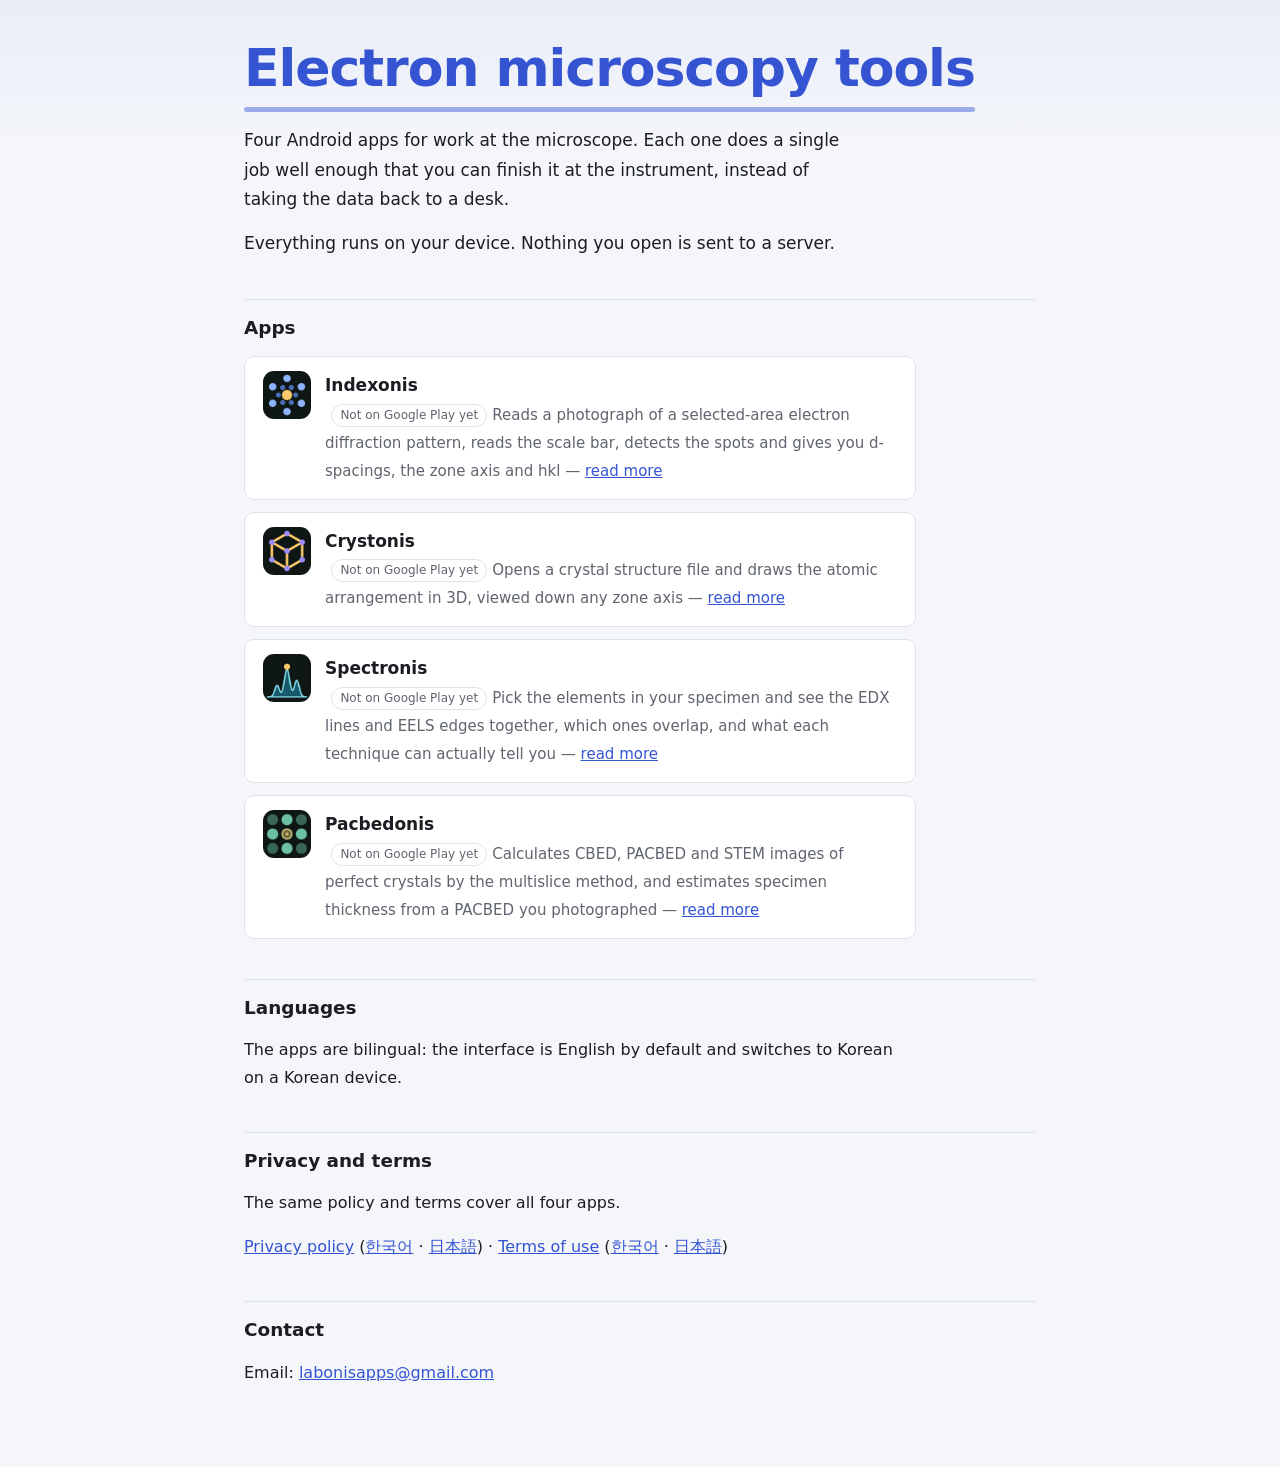
<file: index.html>
<!DOCTYPE html>
<html lang="en">
<head>
<meta charset="utf-8">
<meta name="viewport" content="width=device-width, initial-scale=1">
<title>Electron microscopy tools for Android</title>
<meta name="description" content="Four Android apps for electron microscopy: index a diffraction pattern, open a CIF in 3D, compare EDX and EELS, and run multislice CBED and PACBED calculations. Everything runs on the device.">
<link rel="stylesheet" href="style.css?v=2">
</head>
<body>
<main>

<div class="brand">
  <h1>Electron microscopy tools</h1>

  <p class="lead">Four Android apps for work at the microscope. Each one does a single job
  well enough that you can finish it at the instrument, instead of taking the data back to
  a desk.</p>

  <p class="lead">Everything runs on your device. Nothing you open is sent to a server.</p>
</div>

<h2>Apps</h2>

<ul class="apps">
  <li>
    <img src="assets/icon-indexonis.png" alt="" width="48" height="48">
    <div class="body">
      <strong>Indexonis</strong><span class="state">Not on Google Play yet</span>
      <span>Reads a photograph of a selected-area electron diffraction pattern, reads the
      scale bar, detects the spots and gives you d-spacings, the zone axis and hkl
      &mdash; <a href="apps/indexonis.html">read more</a></span>
    </div>
  </li>
  <li>
    <img src="assets/icon-crystonis.png" alt="" width="48" height="48">
    <div class="body">
      <strong>Crystonis</strong><span class="state">Not on Google Play yet</span>
      <span>Opens a crystal structure file and draws the atomic arrangement in 3D, viewed
      down any zone axis
      &mdash; <a href="apps/crystonis.html">read more</a></span>
    </div>
  </li>
  <li>
    <img src="assets/icon-spectronis.png" alt="" width="48" height="48">
    <div class="body">
      <strong>Spectronis</strong><span class="state">Not on Google Play yet</span>
      <span>Pick the elements in your specimen and see the EDX lines and EELS edges
      together, which ones overlap, and what each technique can actually tell you
      &mdash; <a href="apps/spectronis.html">read more</a></span>
    </div>
  </li>
  <li>
    <img src="assets/icon-pacbedonis.png" alt="" width="48" height="48">
    <div class="body">
      <strong>Pacbedonis</strong><span class="state">Not on Google Play yet</span>
      <span>Calculates CBED, PACBED and STEM images of perfect crystals by the multislice
      method, and estimates specimen thickness from a PACBED you photographed
      &mdash; <a href="apps/pacbedonis.html">read more</a></span>
    </div>
  </li>
</ul>

<h2>Languages</h2>

<p>The apps are bilingual: the interface is English by default and switches to Korean on a
Korean device.</p>

<h2>Privacy and terms</h2>

<p>The same policy and terms cover all four apps.</p>

<p><a href="privacy-en.html">Privacy policy</a>
(<a href="privacy-ko.html" hreflang="ko">한국어</a> &middot;
<a href="privacy.html" hreflang="ja">日本語</a>) &middot;
<a href="terms-en.html">Terms of use</a>
(<a href="terms-ko.html" hreflang="ko">한국어</a> &middot;
<a href="terms.html" hreflang="ja">日本語</a>)</p>

<h2>Contact</h2>

<p>Email: <a href="mailto:labonisapps@gmail.com">labonisapps@gmail.com</a></p>

</main>
</body>
</html>
</file>
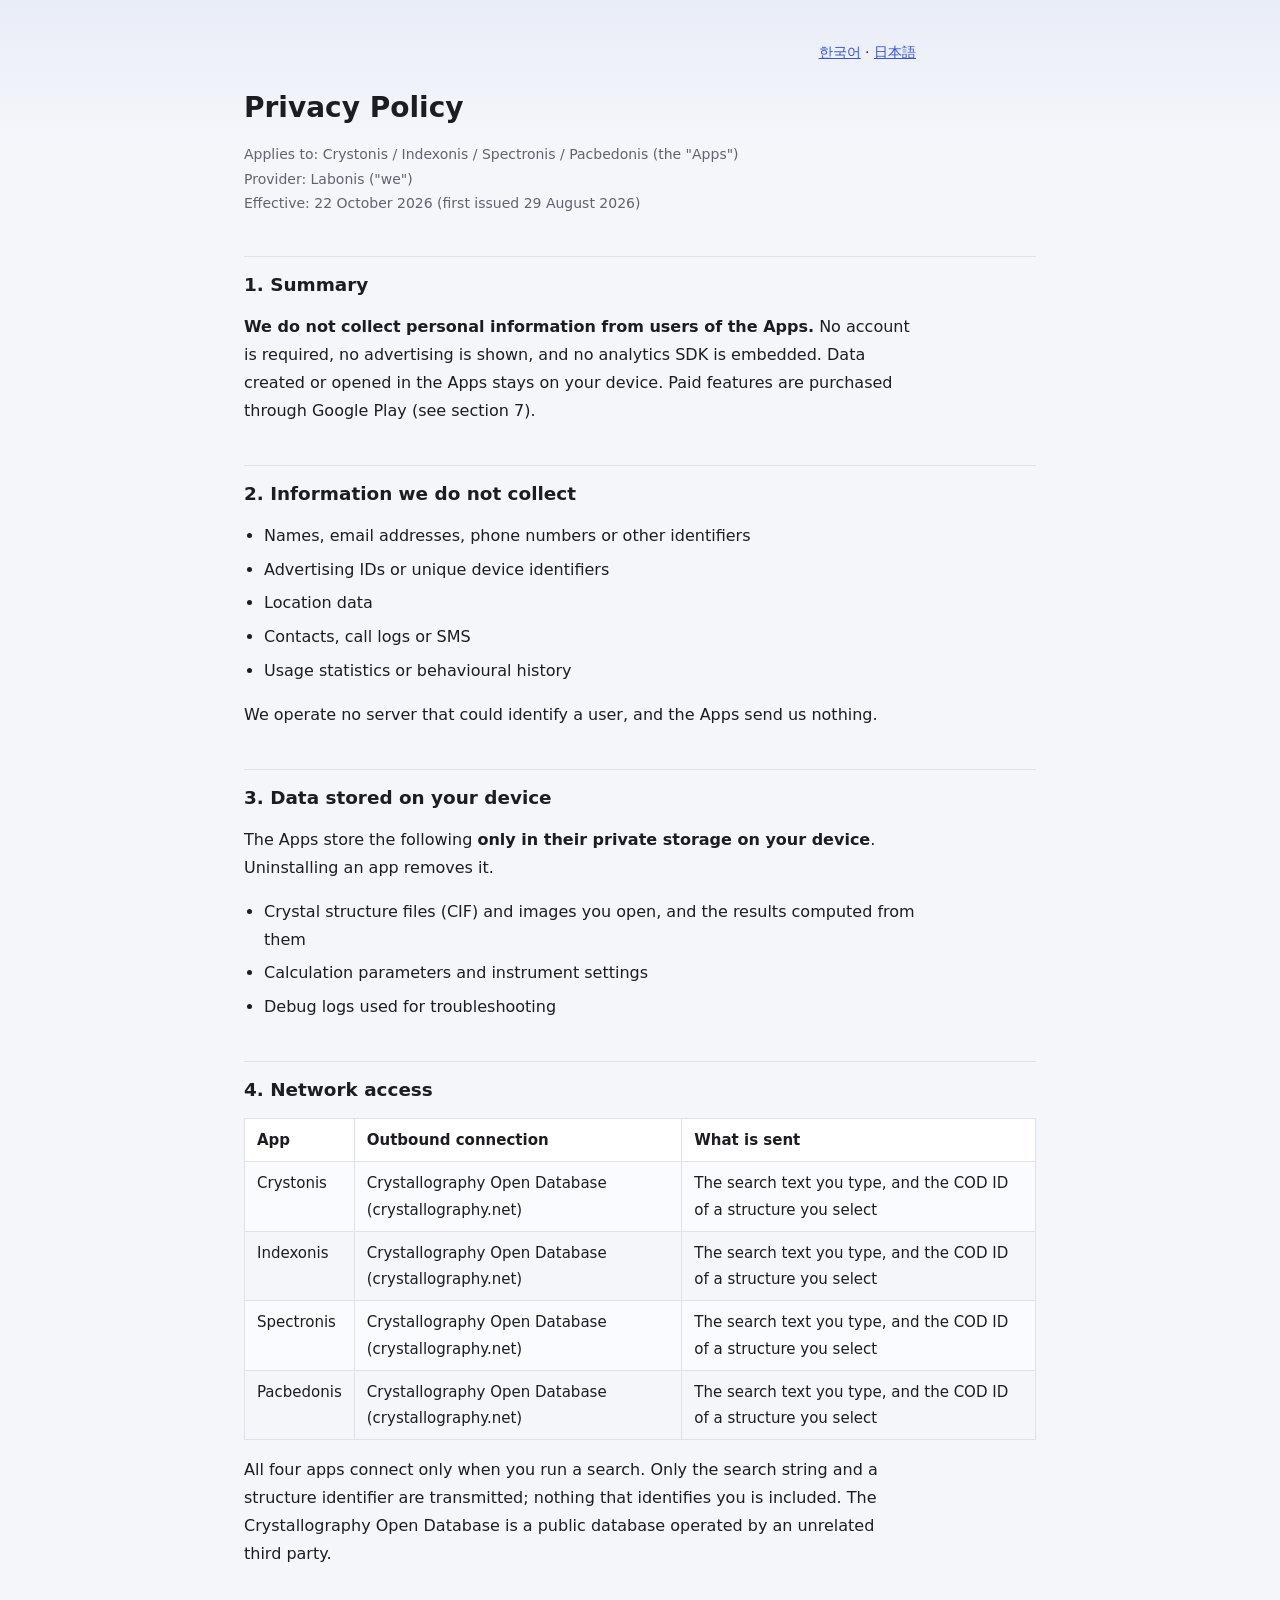
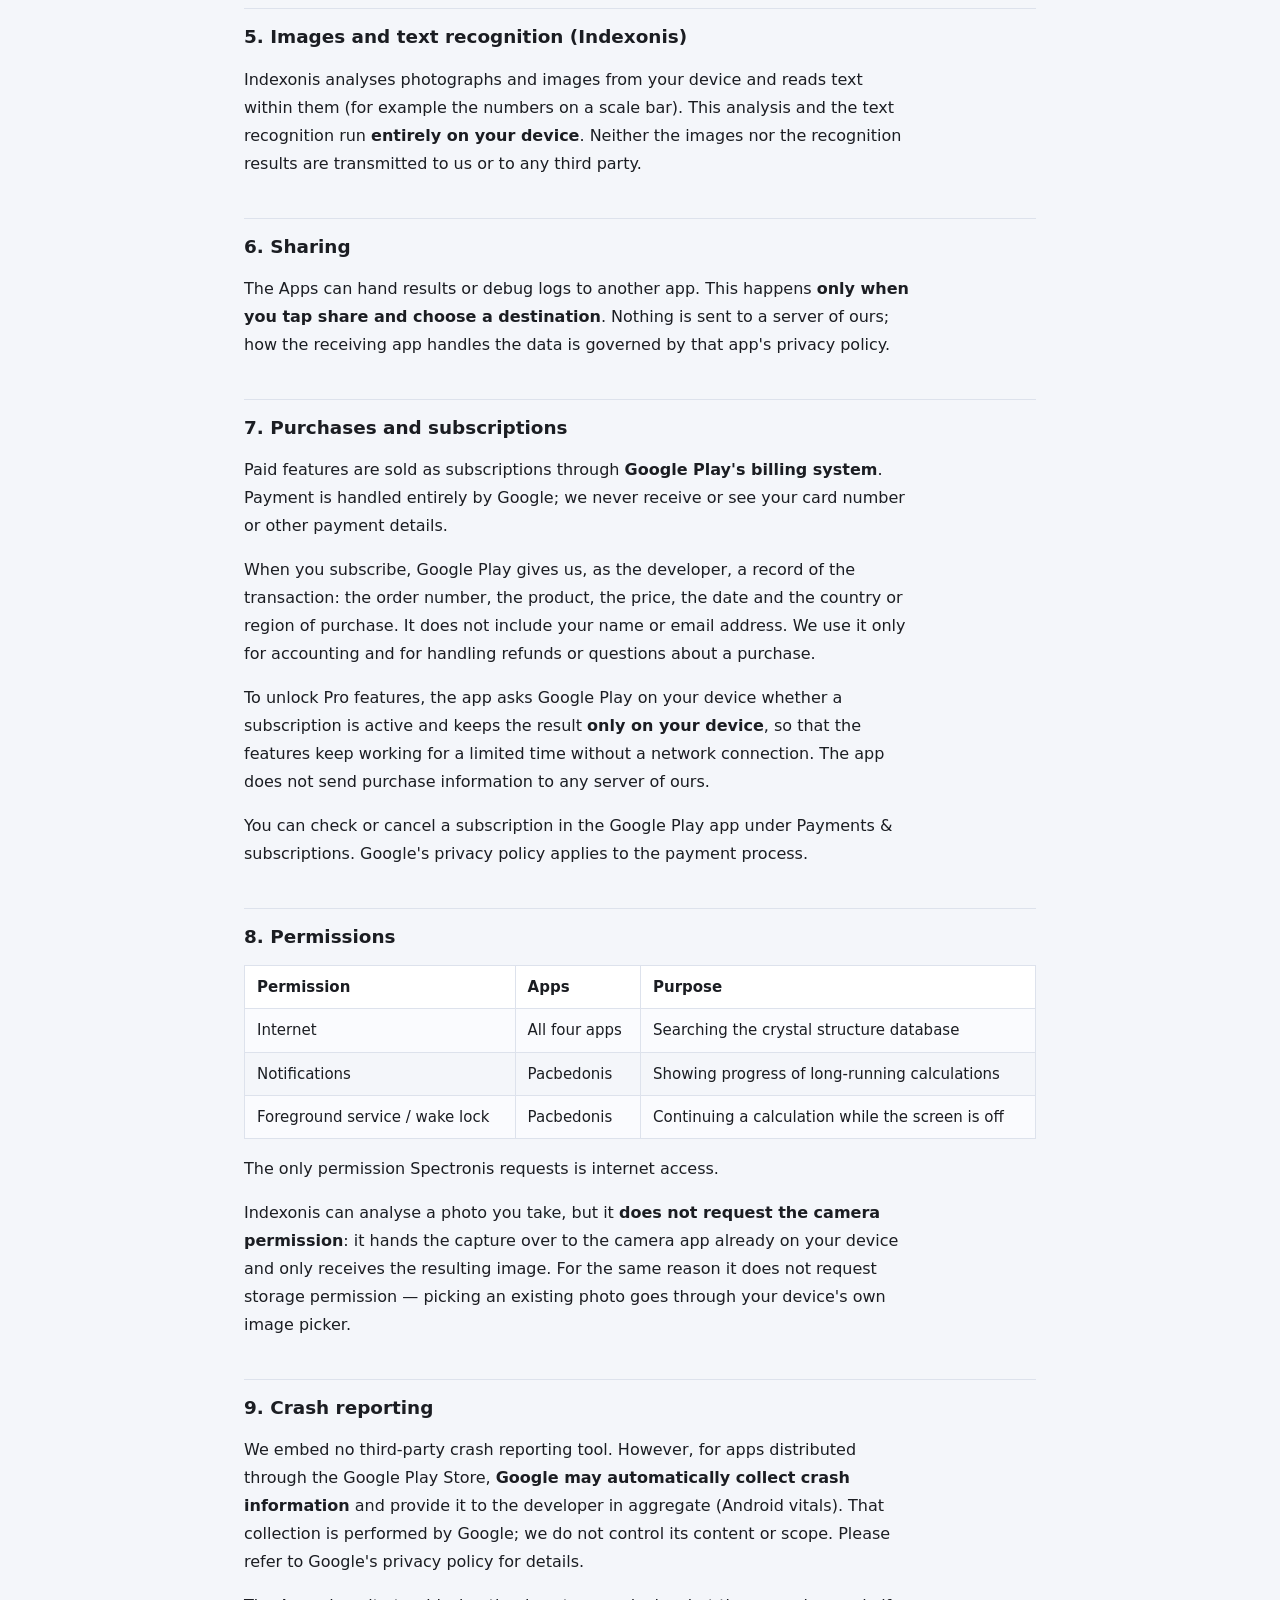
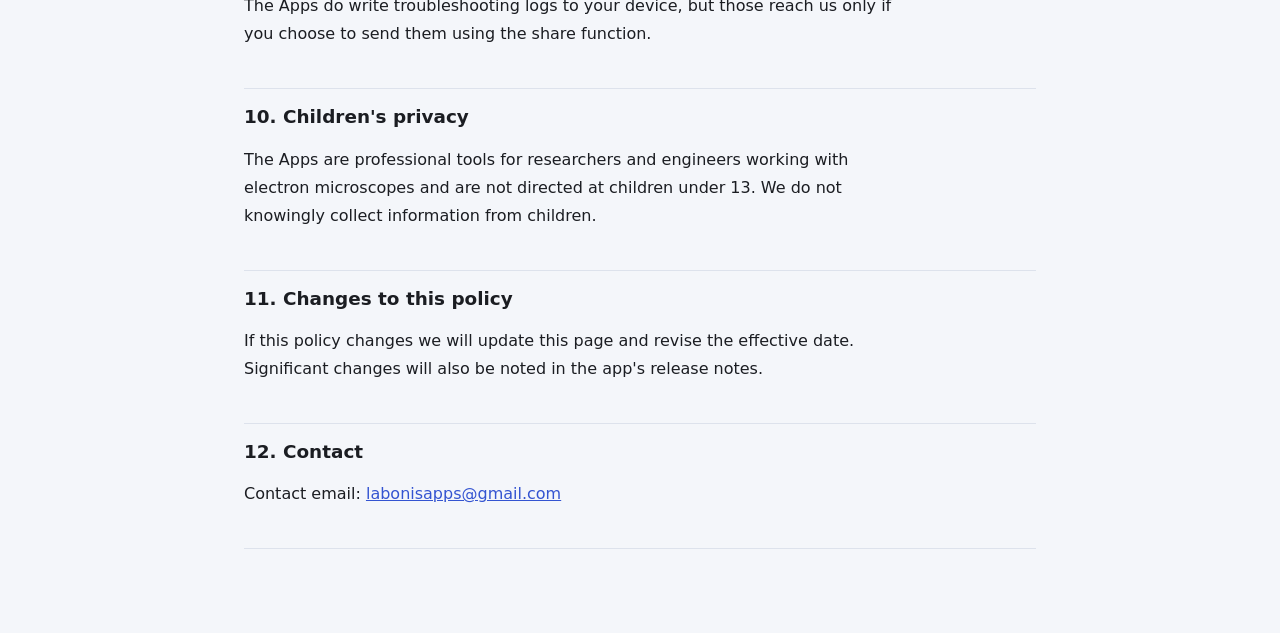
<file: privacy-en.html>
<!DOCTYPE html>
<html lang="en">
<head>
<meta charset="utf-8">
<meta name="viewport" content="width=device-width, initial-scale=1">
<title>Privacy Policy | Electron microscopy tools</title>
<link rel="stylesheet" href="style.css">
</head>
<body>
<main>

<p class="lang"><a href="privacy-ko.html" hreflang="ko">한국어</a> · <a href="privacy.html" hreflang="ja">日本語</a></p>

<h1>Privacy Policy</h1>

<p class="meta">
Applies to: Crystonis / Indexonis / Spectronis / Pacbedonis (the "Apps")<br>
Provider: Labonis ("we")<br>
Effective: 22 October 2026 (first issued 29 August 2026)
</p>

<h2>1. Summary</h2>

<p><strong>We do not collect personal information from users of the Apps.</strong>
No account is required, no advertising is shown, and no analytics SDK is embedded.
Data created or opened in the Apps stays on your device. Paid features are purchased through
Google Play (see section 7).</p>

<h2>2. Information we do not collect</h2>

<ul>
  <li>Names, email addresses, phone numbers or other identifiers</li>
  <li>Advertising IDs or unique device identifiers</li>
  <li>Location data</li>
  <li>Contacts, call logs or SMS</li>
  <li>Usage statistics or behavioural history</li>
</ul>

<p>We operate no server that could identify a user, and the Apps send us nothing.</p>

<h2>3. Data stored on your device</h2>

<p>The Apps store the following <strong>only in their private storage on your device</strong>.
Uninstalling an app removes it.</p>

<ul>
  <li>Crystal structure files (CIF) and images you open, and the results computed from them</li>
  <li>Calculation parameters and instrument settings</li>
  <li>Debug logs used for troubleshooting</li>
</ul>

<h2>4. Network access</h2>

<table>
  <thead>
    <tr><th>App</th><th>Outbound connection</th><th>What is sent</th></tr>
  </thead>
  <tbody>
    <tr>
      <td>Crystonis</td>
      <td>Crystallography Open Database (crystallography.net)</td>
      <td>The search text you type, and the COD ID of a structure you select</td>
    </tr>
    <tr>
      <td>Indexonis</td>
      <td>Crystallography Open Database (crystallography.net)</td>
      <td>The search text you type, and the COD ID of a structure you select</td>
    </tr>
    <tr>
      <td>Spectronis</td>
      <td>Crystallography Open Database (crystallography.net)</td>
      <td>The search text you type, and the COD ID of a structure you select</td>
    </tr>
    <tr>
      <td>Pacbedonis</td>
      <td>Crystallography Open Database (crystallography.net)</td>
      <td>The search text you type, and the COD ID of a structure you select</td>
    </tr>
  </tbody>
</table>

<p>All four apps connect only when you run a search. Only the search string and a
structure identifier are transmitted; nothing that identifies you is included.
The Crystallography Open Database is a public database operated by an unrelated third party.</p>

<h2>5. Images and text recognition (Indexonis)</h2>

<p>Indexonis analyses photographs and images from your device and reads text within them
(for example the numbers on a scale bar). This analysis and the text recognition run
<strong>entirely on your device</strong>. Neither the images nor the recognition results are
transmitted to us or to any third party.</p>

<h2>6. Sharing</h2>

<p>The Apps can hand results or debug logs to another app. This happens
<strong>only when you tap share and choose a destination</strong>. Nothing is sent to a server of
ours; how the receiving app handles the data is governed by that app's privacy policy.</p>

<h2>7. Purchases and subscriptions</h2>

<p>Paid features are sold as subscriptions through <strong>Google Play's billing system</strong>.
Payment is handled entirely by Google; we never receive or see your card number or other
payment details.</p>

<p>When you subscribe, Google Play gives us, as the developer, a record of the transaction: the
order number, the product, the price, the date and the country or region of purchase. It does not
include your name or email address. We use it only for accounting and for handling refunds or
questions about a purchase.</p>

<p>To unlock Pro features, the app asks Google Play on your device whether a subscription is
active and keeps the result <strong>only on your device</strong>, so that the features keep working
for a limited time without a network connection. The app does not send purchase information to any
server of ours.</p>

<p>You can check or cancel a subscription in the Google Play app under Payments &amp;
subscriptions. Google's privacy policy applies to the payment process.</p>

<h2>8. Permissions</h2>

<table>
  <thead>
    <tr><th>Permission</th><th>Apps</th><th>Purpose</th></tr>
  </thead>
  <tbody>
    <tr><td>Internet</td><td>All four apps</td><td>Searching the crystal structure database</td></tr>
    <tr><td>Notifications</td><td>Pacbedonis</td><td>Showing progress of long-running calculations</td></tr>
    <tr><td>Foreground service / wake lock</td><td>Pacbedonis</td><td>Continuing a calculation while the screen is off</td></tr>
  </tbody>
</table>

<p>The only permission Spectronis requests is internet access.</p>

<p>Indexonis can analyse a photo you take, but it <strong>does not request the camera
permission</strong>: it hands the capture over to the camera app already on your device and only
receives the resulting image. For the same reason it does not request storage permission — picking
an existing photo goes through your device's own image picker.</p>

<h2>9. Crash reporting</h2>

<p>We embed no third-party crash reporting tool. However, for apps distributed through the
Google Play Store, <strong>Google may automatically collect crash information</strong> and provide
it to the developer in aggregate (Android vitals). That collection is performed by Google;
we do not control its content or scope. Please refer to Google's privacy policy for details.</p>

<p>The Apps do write troubleshooting logs to your device, but those reach us only if you choose
to send them using the share function.</p>

<h2>10. Children's privacy</h2>

<p>The Apps are professional tools for researchers and engineers working with electron
microscopes and are not directed at children under 13. We do not knowingly collect
information from children.</p>

<h2>11. Changes to this policy</h2>

<p>If this policy changes we will update this page and revise the effective date.
Significant changes will also be noted in the app's release notes.</p>

<h2>12. Contact</h2>

<p>Contact email: <a href="mailto:labonisapps@gmail.com">labonisapps@gmail.com</a></p>

<hr>

</main>
</body>
</html>
</file>
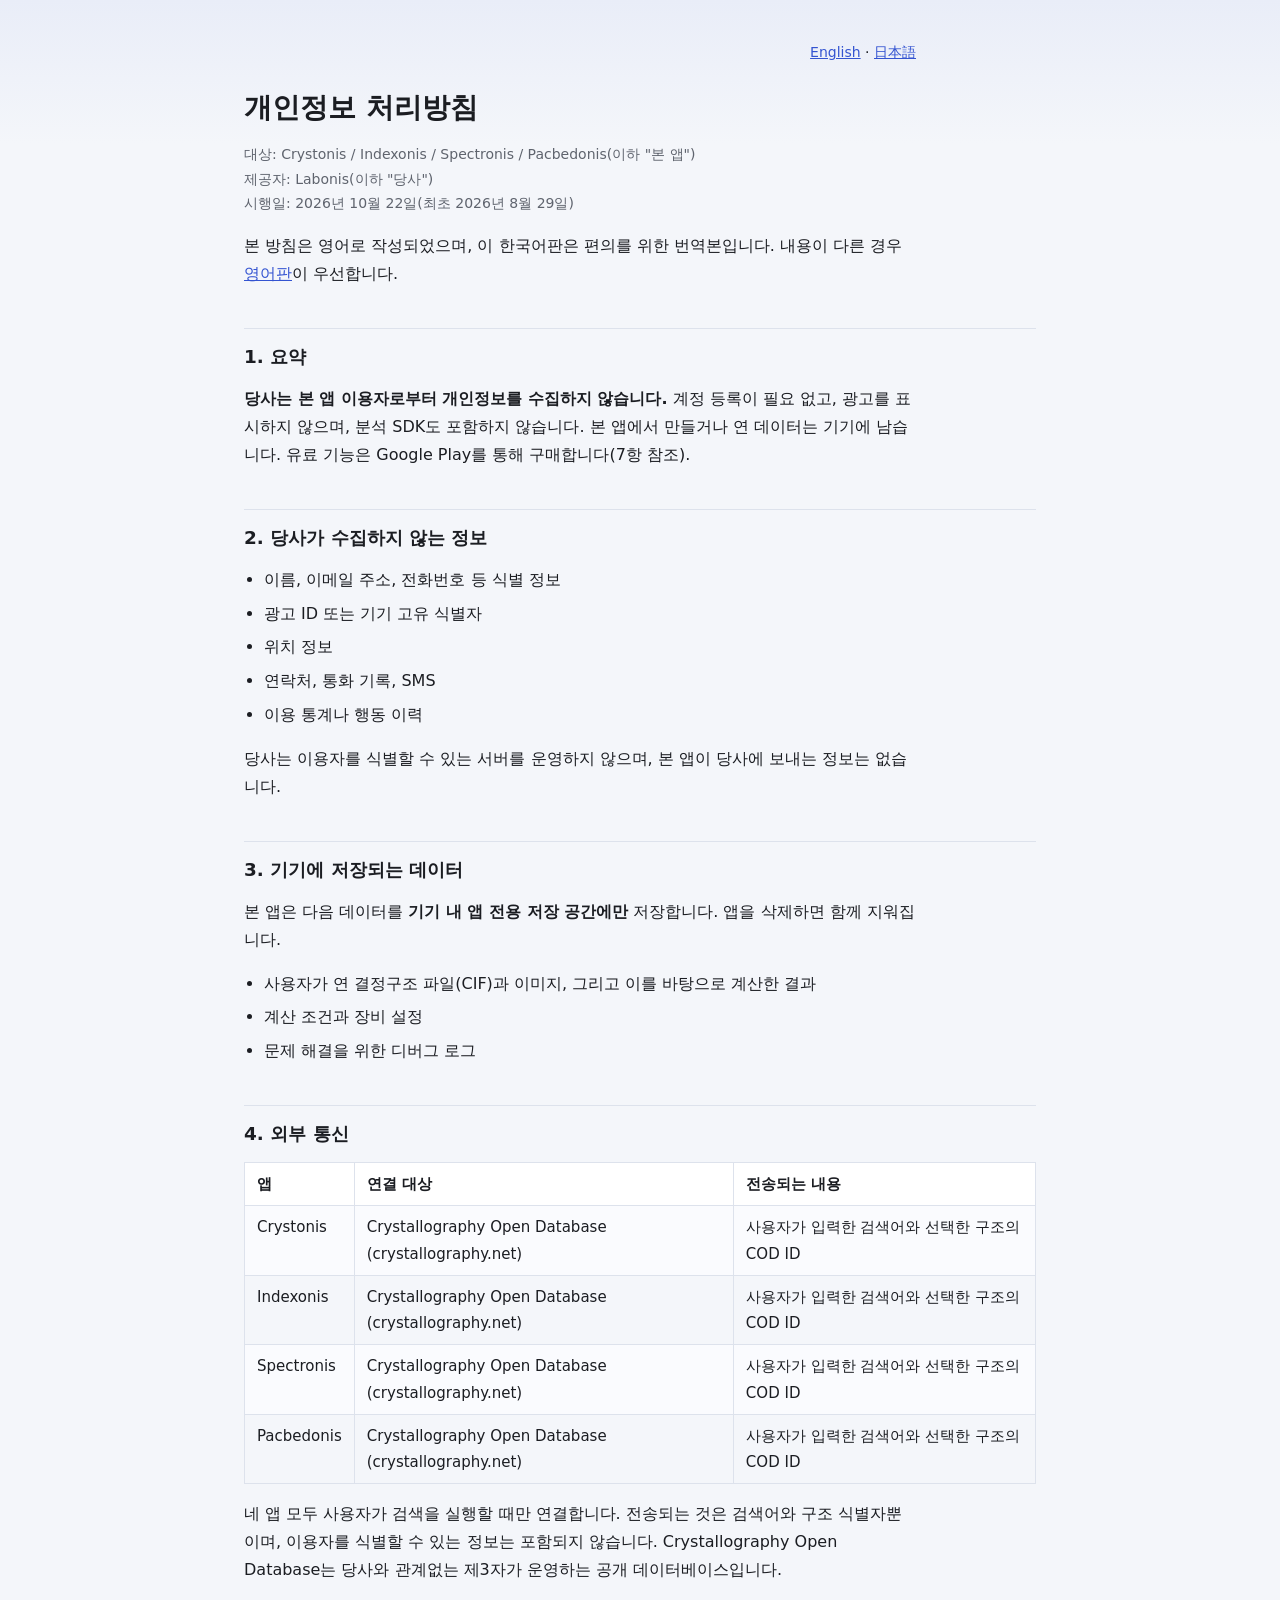
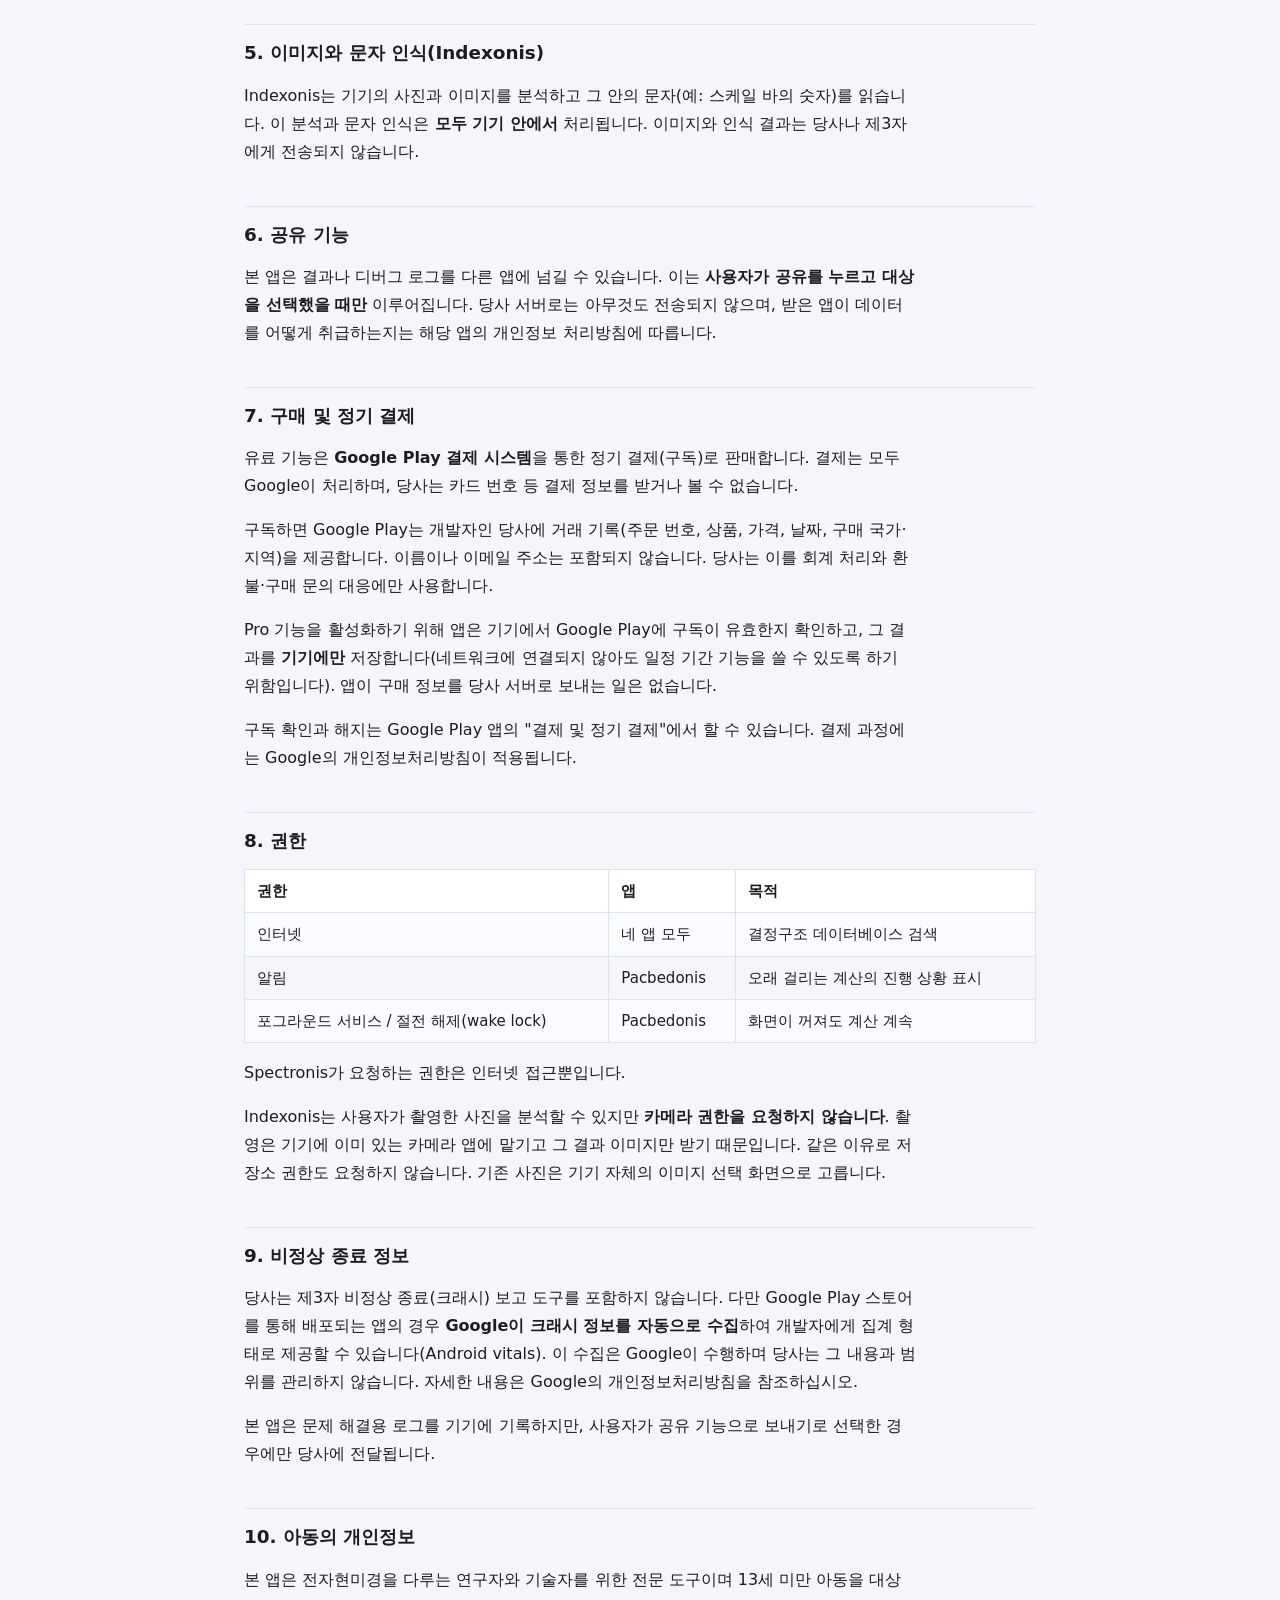
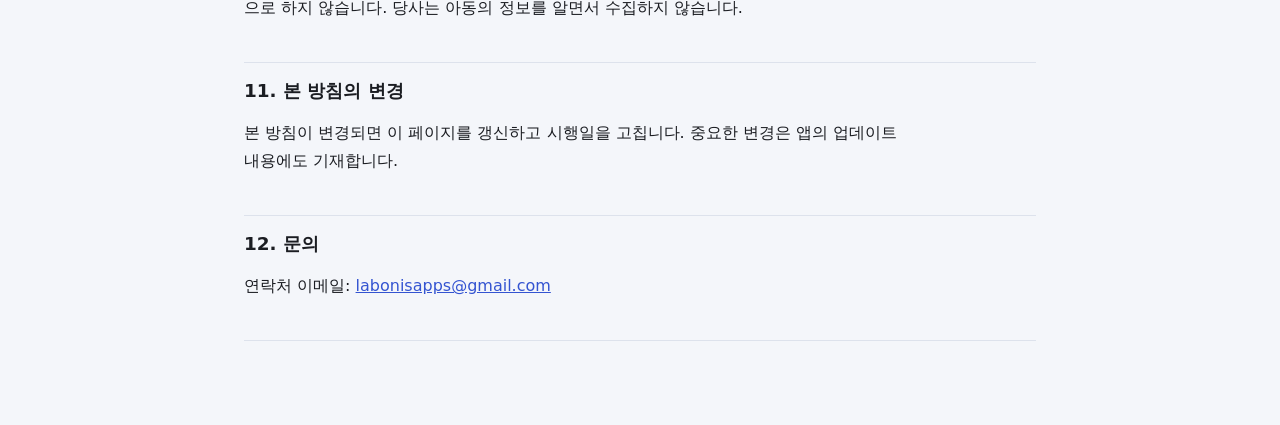
<file: privacy-ko.html>
<!DOCTYPE html>
<html lang="ko">
<head>
<meta charset="utf-8">
<meta name="viewport" content="width=device-width, initial-scale=1">
<title>개인정보 처리방침 | 전자현미경 도구</title>
<link rel="stylesheet" href="style.css">
</head>
<body>
<main>

<p class="lang"><a href="privacy-en.html" hreflang="en">English</a> · <a href="privacy.html" hreflang="ja">日本語</a></p>

<h1>개인정보 처리방침</h1>

<p class="meta">
대상: Crystonis / Indexonis / Spectronis / Pacbedonis(이하 "본 앱")<br>
제공자: Labonis(이하 "당사")<br>
시행일: 2026년 10월 22일(최초 2026년 8월 29일)
</p>

<p>본 방침은 영어로 작성되었으며, 이 한국어판은 편의를 위한 번역본입니다. 내용이 다른 경우
<a href="privacy-en.html">영어판</a>이 우선합니다.</p>

<h2>1. 요약</h2>

<p><strong>당사는 본 앱 이용자로부터 개인정보를 수집하지 않습니다.</strong>
계정 등록이 필요 없고, 광고를 표시하지 않으며, 분석 SDK도 포함하지 않습니다.
본 앱에서 만들거나 연 데이터는 기기에 남습니다. 유료 기능은 Google Play를 통해 구매합니다(7항 참조).</p>

<h2>2. 당사가 수집하지 않는 정보</h2>

<ul>
  <li>이름, 이메일 주소, 전화번호 등 식별 정보</li>
  <li>광고 ID 또는 기기 고유 식별자</li>
  <li>위치 정보</li>
  <li>연락처, 통화 기록, SMS</li>
  <li>이용 통계나 행동 이력</li>
</ul>

<p>당사는 이용자를 식별할 수 있는 서버를 운영하지 않으며, 본 앱이 당사에 보내는 정보는 없습니다.</p>

<h2>3. 기기에 저장되는 데이터</h2>

<p>본 앱은 다음 데이터를 <strong>기기 내 앱 전용 저장 공간에만</strong> 저장합니다.
앱을 삭제하면 함께 지워집니다.</p>

<ul>
  <li>사용자가 연 결정구조 파일(CIF)과 이미지, 그리고 이를 바탕으로 계산한 결과</li>
  <li>계산 조건과 장비 설정</li>
  <li>문제 해결을 위한 디버그 로그</li>
</ul>

<h2>4. 외부 통신</h2>

<table>
  <thead>
    <tr><th>앱</th><th>연결 대상</th><th>전송되는 내용</th></tr>
  </thead>
  <tbody>
    <tr>
      <td>Crystonis</td>
      <td>Crystallography Open Database (crystallography.net)</td>
      <td>사용자가 입력한 검색어와 선택한 구조의 COD ID</td>
    </tr>
    <tr>
      <td>Indexonis</td>
      <td>Crystallography Open Database (crystallography.net)</td>
      <td>사용자가 입력한 검색어와 선택한 구조의 COD ID</td>
    </tr>
    <tr>
      <td>Spectronis</td>
      <td>Crystallography Open Database (crystallography.net)</td>
      <td>사용자가 입력한 검색어와 선택한 구조의 COD ID</td>
    </tr>
    <tr>
      <td>Pacbedonis</td>
      <td>Crystallography Open Database (crystallography.net)</td>
      <td>사용자가 입력한 검색어와 선택한 구조의 COD ID</td>
    </tr>
  </tbody>
</table>

<p>네 앱 모두 사용자가 검색을 실행할 때만 연결합니다. 전송되는 것은 검색어와 구조 식별자뿐이며,
이용자를 식별할 수 있는 정보는 포함되지 않습니다. Crystallography Open Database는 당사와 관계없는
제3자가 운영하는 공개 데이터베이스입니다.</p>

<h2>5. 이미지와 문자 인식(Indexonis)</h2>

<p>Indexonis는 기기의 사진과 이미지를 분석하고 그 안의 문자(예: 스케일 바의 숫자)를 읽습니다.
이 분석과 문자 인식은 <strong>모두 기기 안에서</strong> 처리됩니다. 이미지와 인식 결과는 당사나
제3자에게 전송되지 않습니다.</p>

<h2>6. 공유 기능</h2>

<p>본 앱은 결과나 디버그 로그를 다른 앱에 넘길 수 있습니다. 이는
<strong>사용자가 공유를 누르고 대상을 선택했을 때만</strong> 이루어집니다. 당사 서버로는 아무것도
전송되지 않으며, 받은 앱이 데이터를 어떻게 취급하는지는 해당 앱의 개인정보 처리방침에 따릅니다.</p>

<h2>7. 구매 및 정기 결제</h2>

<p>유료 기능은 <strong>Google Play 결제 시스템</strong>을 통한 정기 결제(구독)로 판매합니다.
결제는 모두 Google이 처리하며, 당사는 카드 번호 등 결제 정보를 받거나 볼 수 없습니다.</p>

<p>구독하면 Google Play는 개발자인 당사에 거래 기록(주문 번호, 상품, 가격, 날짜, 구매 국가·지역)을
제공합니다. 이름이나 이메일 주소는 포함되지 않습니다. 당사는 이를 회계 처리와 환불·구매 문의
대응에만 사용합니다.</p>

<p>Pro 기능을 활성화하기 위해 앱은 기기에서 Google Play에 구독이 유효한지 확인하고, 그 결과를
<strong>기기에만</strong> 저장합니다(네트워크에 연결되지 않아도 일정 기간 기능을 쓸 수 있도록
하기 위함입니다). 앱이 구매 정보를 당사 서버로 보내는 일은 없습니다.</p>

<p>구독 확인과 해지는 Google Play 앱의 "결제 및 정기 결제"에서 할 수 있습니다. 결제 과정에는
Google의 개인정보처리방침이 적용됩니다.</p>

<h2>8. 권한</h2>

<table>
  <thead>
    <tr><th>권한</th><th>앱</th><th>목적</th></tr>
  </thead>
  <tbody>
    <tr><td>인터넷</td><td>네 앱 모두</td><td>결정구조 데이터베이스 검색</td></tr>
    <tr><td>알림</td><td>Pacbedonis</td><td>오래 걸리는 계산의 진행 상황 표시</td></tr>
    <tr><td>포그라운드 서비스 / 절전 해제(wake lock)</td><td>Pacbedonis</td><td>화면이 꺼져도 계산 계속</td></tr>
  </tbody>
</table>

<p>Spectronis가 요청하는 권한은 인터넷 접근뿐입니다.</p>

<p>Indexonis는 사용자가 촬영한 사진을 분석할 수 있지만 <strong>카메라 권한을 요청하지
않습니다</strong>. 촬영은 기기에 이미 있는 카메라 앱에 맡기고 그 결과 이미지만 받기 때문입니다.
같은 이유로 저장소 권한도 요청하지 않습니다. 기존 사진은 기기 자체의 이미지 선택 화면으로
고릅니다.</p>

<h2>9. 비정상 종료 정보</h2>

<p>당사는 제3자 비정상 종료(크래시) 보고 도구를 포함하지 않습니다. 다만 Google Play 스토어를 통해
배포되는 앱의 경우 <strong>Google이 크래시 정보를 자동으로 수집</strong>하여 개발자에게 집계 형태로
제공할 수 있습니다(Android vitals). 이 수집은 Google이 수행하며 당사는 그 내용과 범위를 관리하지
않습니다. 자세한 내용은 Google의 개인정보처리방침을 참조하십시오.</p>

<p>본 앱은 문제 해결용 로그를 기기에 기록하지만, 사용자가 공유 기능으로 보내기로 선택한 경우에만
당사에 전달됩니다.</p>

<h2>10. 아동의 개인정보</h2>

<p>본 앱은 전자현미경을 다루는 연구자와 기술자를 위한 전문 도구이며 13세 미만 아동을 대상으로
하지 않습니다. 당사는 아동의 정보를 알면서 수집하지 않습니다.</p>

<h2>11. 본 방침의 변경</h2>

<p>본 방침이 변경되면 이 페이지를 갱신하고 시행일을 고칩니다. 중요한 변경은 앱의 업데이트 내용에도
기재합니다.</p>

<h2>12. 문의</h2>

<p>연락처 이메일: <a href="mailto:labonisapps@gmail.com">labonisapps@gmail.com</a></p>

<hr>

</main>
</body>
</html>
</file>
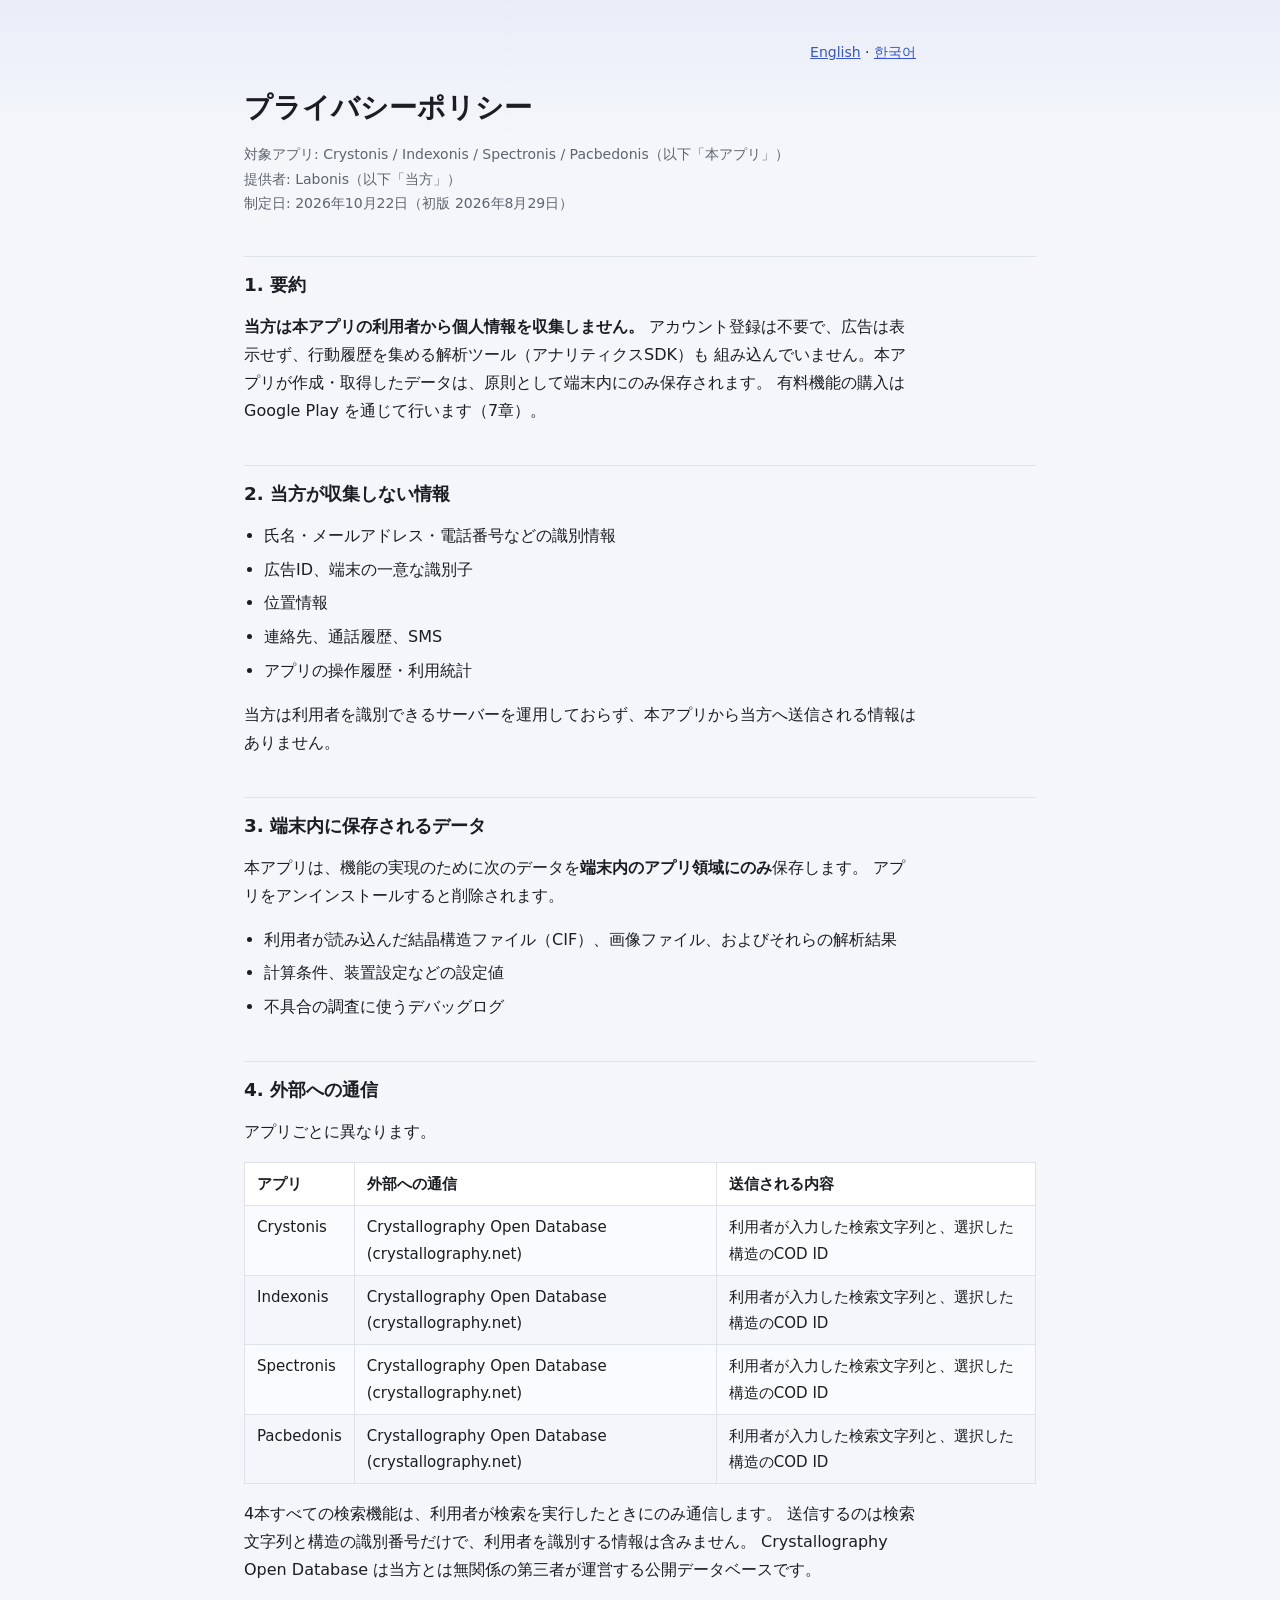
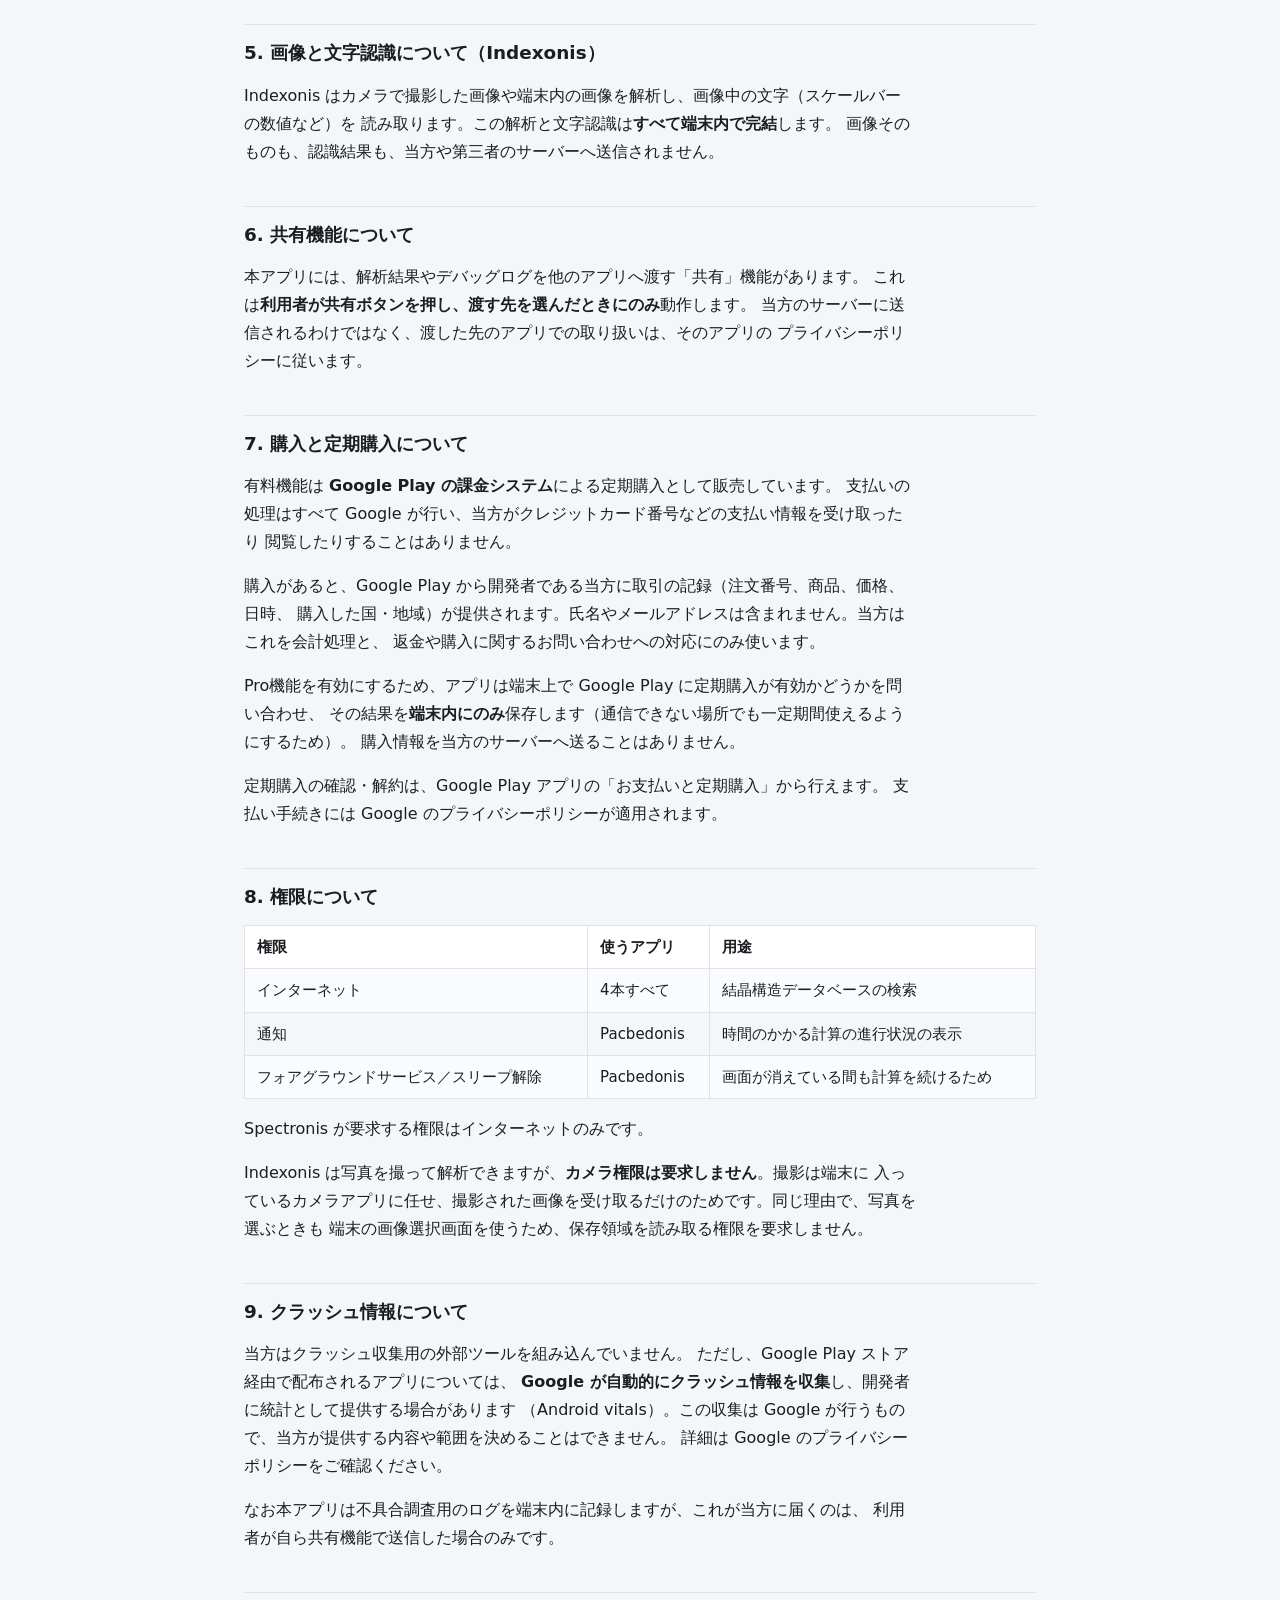
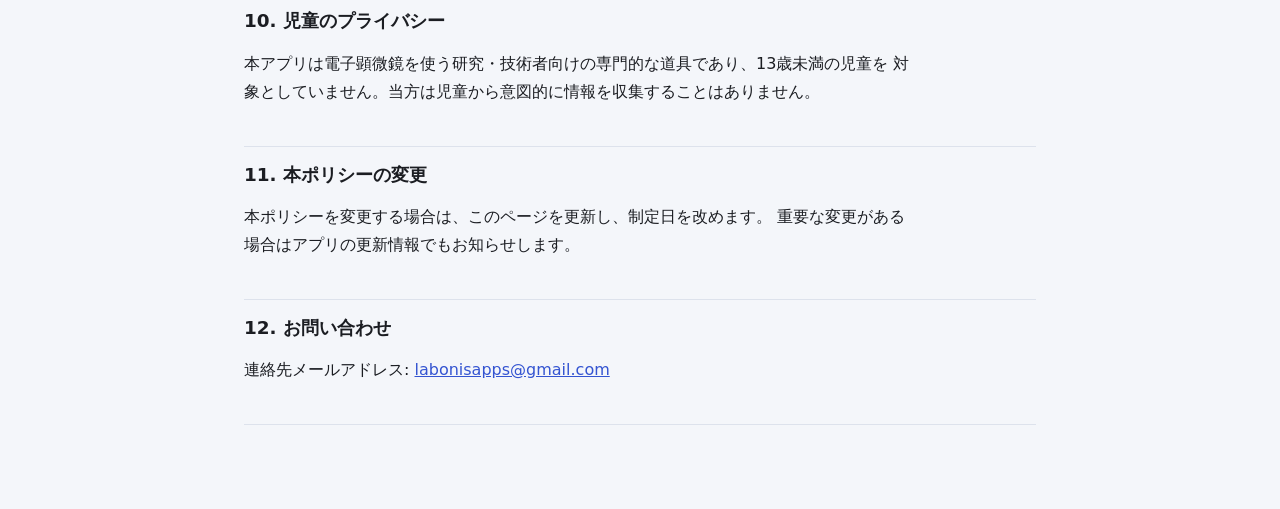
<file: privacy.html>
<!DOCTYPE html>
<html lang="ja">
<head>
<meta charset="utf-8">
<meta name="viewport" content="width=device-width, initial-scale=1">
<title>プライバシーポリシー | 電子顕微鏡ツール</title>
<link rel="stylesheet" href="style.css">
</head>
<body>
<main>

<p class="lang"><a href="privacy-en.html" hreflang="en">English</a> · <a href="privacy-ko.html" hreflang="ko">한국어</a></p>

<h1>プライバシーポリシー</h1>

<p class="meta">
対象アプリ: Crystonis / Indexonis / Spectronis / Pacbedonis（以下「本アプリ」）<br>
提供者: Labonis（以下「当方」）<br>
制定日: 2026年10月22日（初版 2026年8月29日）
</p>

<h2>1. 要約</h2>

<p><strong>当方は本アプリの利用者から個人情報を収集しません。</strong>
アカウント登録は不要で、広告は表示せず、行動履歴を集める解析ツール（アナリティクスSDK）も
組み込んでいません。本アプリが作成・取得したデータは、原則として端末内にのみ保存されます。
有料機能の購入は Google Play を通じて行います（7章）。</p>

<h2>2. 当方が収集しない情報</h2>

<ul>
  <li>氏名・メールアドレス・電話番号などの識別情報</li>
  <li>広告ID、端末の一意な識別子</li>
  <li>位置情報</li>
  <li>連絡先、通話履歴、SMS</li>
  <li>アプリの操作履歴・利用統計</li>
</ul>

<p>当方は利用者を識別できるサーバーを運用しておらず、本アプリから当方へ送信される情報はありません。</p>

<h2>3. 端末内に保存されるデータ</h2>

<p>本アプリは、機能の実現のために次のデータを<strong>端末内のアプリ領域にのみ</strong>保存します。
アプリをアンインストールすると削除されます。</p>

<ul>
  <li>利用者が読み込んだ結晶構造ファイル（CIF）、画像ファイル、およびそれらの解析結果</li>
  <li>計算条件、装置設定などの設定値</li>
  <li>不具合の調査に使うデバッグログ</li>
</ul>

<h2>4. 外部への通信</h2>

<p>アプリごとに異なります。</p>

<table>
  <thead>
    <tr><th>アプリ</th><th>外部への通信</th><th>送信される内容</th></tr>
  </thead>
  <tbody>
    <tr>
      <td>Crystonis</td>
      <td>Crystallography Open Database (crystallography.net)</td>
      <td>利用者が入力した検索文字列と、選択した構造のCOD ID</td>
    </tr>
    <tr>
      <td>Indexonis</td>
      <td>Crystallography Open Database (crystallography.net)</td>
      <td>利用者が入力した検索文字列と、選択した構造のCOD ID</td>
    </tr>
    <tr>
      <td>Spectronis</td>
      <td>Crystallography Open Database (crystallography.net)</td>
      <td>利用者が入力した検索文字列と、選択した構造のCOD ID</td>
    </tr>
    <tr>
      <td>Pacbedonis</td>
      <td>Crystallography Open Database (crystallography.net)</td>
      <td>利用者が入力した検索文字列と、選択した構造のCOD ID</td>
    </tr>
  </tbody>
</table>

<p>4本すべての検索機能は、利用者が検索を実行したときにのみ通信します。
送信するのは検索文字列と構造の識別番号だけで、利用者を識別する情報は含みません。
Crystallography Open Database は当方とは無関係の第三者が運営する公開データベースです。</p>

<h2>5. 画像と文字認識について（Indexonis）</h2>

<p>Indexonis はカメラで撮影した画像や端末内の画像を解析し、画像中の文字（スケールバーの数値など）を
読み取ります。この解析と文字認識は<strong>すべて端末内で完結</strong>します。
画像そのものも、認識結果も、当方や第三者のサーバーへ送信されません。</p>

<h2>6. 共有機能について</h2>

<p>本アプリには、解析結果やデバッグログを他のアプリへ渡す「共有」機能があります。
これは<strong>利用者が共有ボタンを押し、渡す先を選んだときにのみ</strong>動作します。
当方のサーバーに送信されるわけではなく、渡した先のアプリでの取り扱いは、そのアプリの
プライバシーポリシーに従います。</p>

<h2>7. 購入と定期購入について</h2>

<p>有料機能は <strong>Google Play の課金システム</strong>による定期購入として販売しています。
支払いの処理はすべて Google が行い、当方がクレジットカード番号などの支払い情報を受け取ったり
閲覧したりすることはありません。</p>

<p>購入があると、Google Play から開発者である当方に取引の記録（注文番号、商品、価格、日時、
購入した国・地域）が提供されます。氏名やメールアドレスは含まれません。当方はこれを会計処理と、
返金や購入に関するお問い合わせへの対応にのみ使います。</p>

<p>Pro機能を有効にするため、アプリは端末上で Google Play に定期購入が有効かどうかを問い合わせ、
その結果を<strong>端末内にのみ</strong>保存します（通信できない場所でも一定期間使えるようにするため）。
購入情報を当方のサーバーへ送ることはありません。</p>

<p>定期購入の確認・解約は、Google Play アプリの「お支払いと定期購入」から行えます。
支払い手続きには Google のプライバシーポリシーが適用されます。</p>

<h2>8. 権限について</h2>

<table>
  <thead>
    <tr><th>権限</th><th>使うアプリ</th><th>用途</th></tr>
  </thead>
  <tbody>
    <tr><td>インターネット</td><td>4本すべて</td><td>結晶構造データベースの検索</td></tr>
    <tr><td>通知</td><td>Pacbedonis</td><td>時間のかかる計算の進行状況の表示</td></tr>
    <tr><td>フォアグラウンドサービス／スリープ解除</td><td>Pacbedonis</td><td>画面が消えている間も計算を続けるため</td></tr>
  </tbody>
</table>

<p>Spectronis が要求する権限はインターネットのみです。</p>

<p>Indexonis は写真を撮って解析できますが、<strong>カメラ権限は要求しません</strong>。撮影は端末に
入っているカメラアプリに任せ、撮影された画像を受け取るだけのためです。同じ理由で、写真を選ぶときも
端末の画像選択画面を使うため、保存領域を読み取る権限を要求しません。</p>

<h2>9. クラッシュ情報について</h2>

<p>当方はクラッシュ収集用の外部ツールを組み込んでいません。
ただし、Google Play ストア経由で配布されるアプリについては、
<strong>Google が自動的にクラッシュ情報を収集</strong>し、開発者に統計として提供する場合があります
（Android vitals）。この収集は Google が行うもので、当方が提供する内容や範囲を決めることはできません。
詳細は Google のプライバシーポリシーをご確認ください。</p>

<p>なお本アプリは不具合調査用のログを端末内に記録しますが、これが当方に届くのは、
利用者が自ら共有機能で送信した場合のみです。</p>

<h2>10. 児童のプライバシー</h2>

<p>本アプリは電子顕微鏡を使う研究・技術者向けの専門的な道具であり、13歳未満の児童を
対象としていません。当方は児童から意図的に情報を収集することはありません。</p>

<h2>11. 本ポリシーの変更</h2>

<p>本ポリシーを変更する場合は、このページを更新し、制定日を改めます。
重要な変更がある場合はアプリの更新情報でもお知らせします。</p>

<h2>12. お問い合わせ</h2>

<p>連絡先メールアドレス: <a href="mailto:labonisapps@gmail.com">labonisapps@gmail.com</a></p>

<hr>

</main>
</body>
</html>
</file>
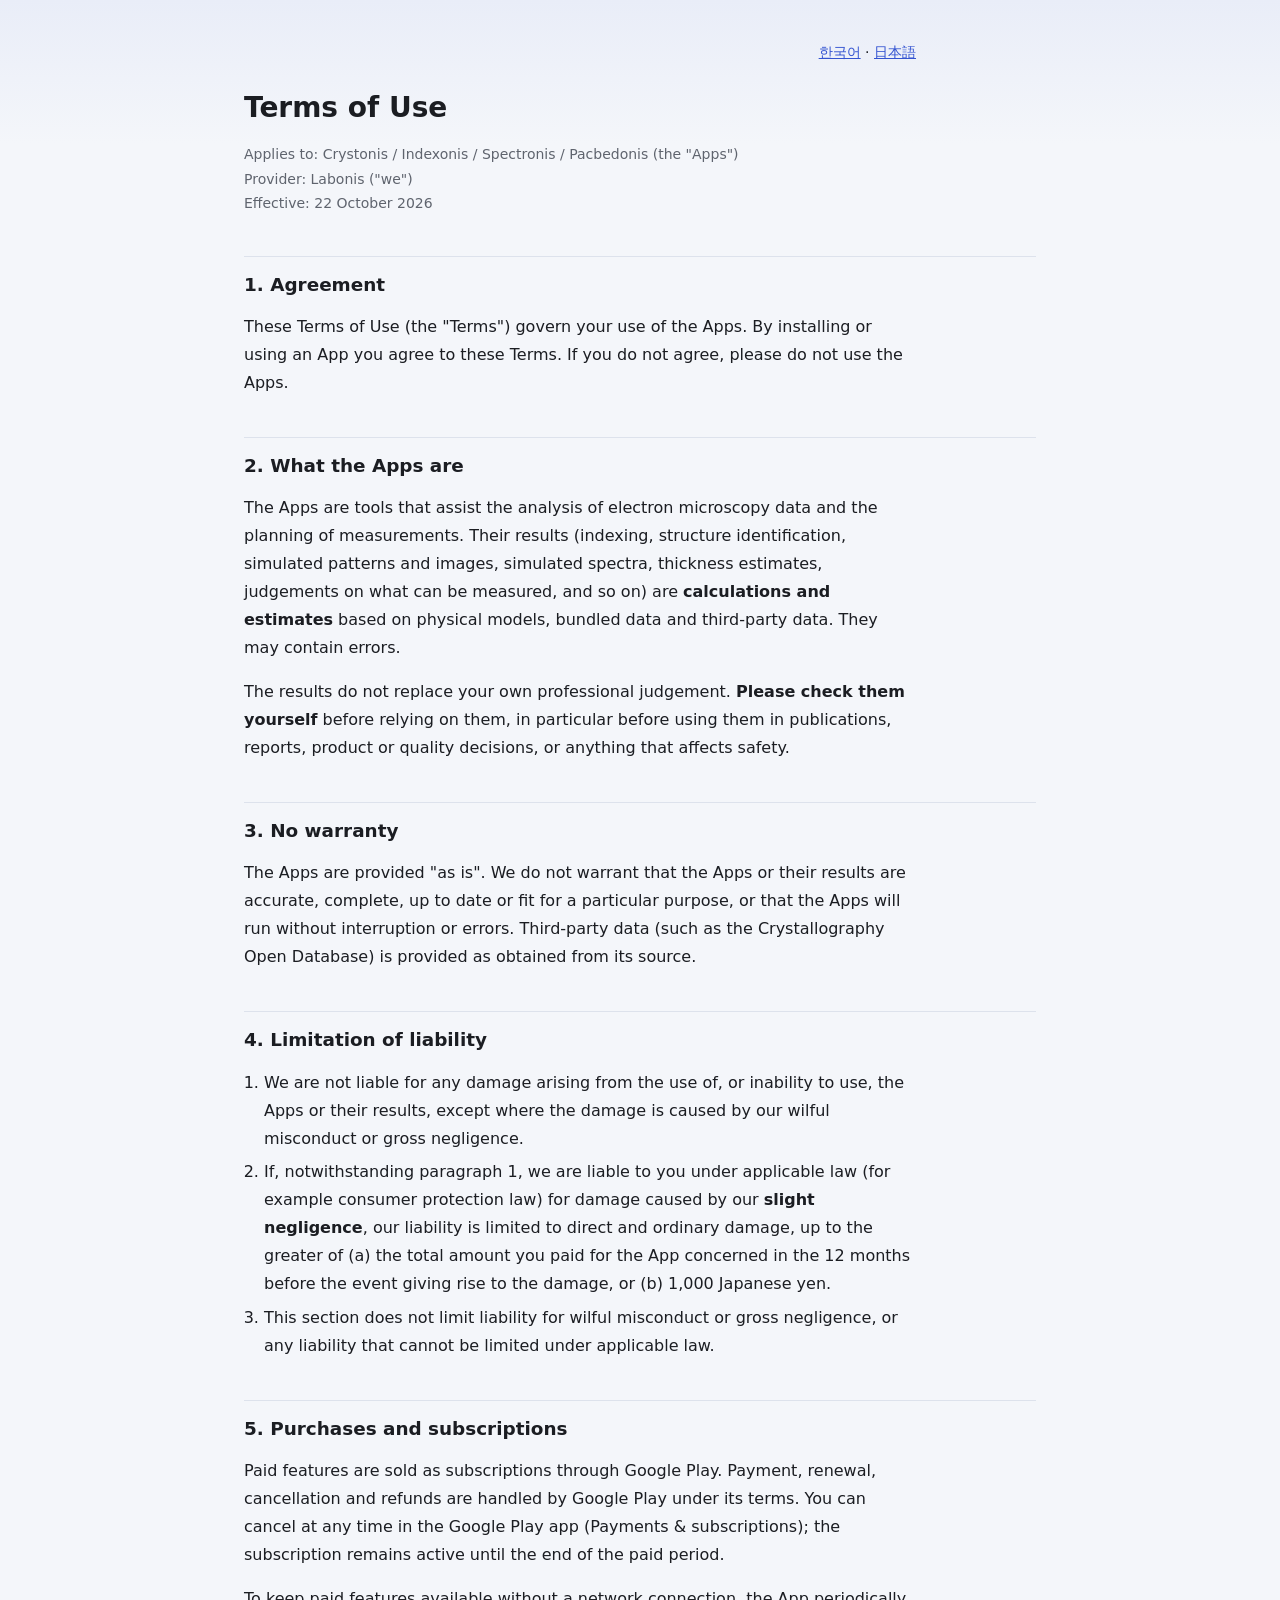
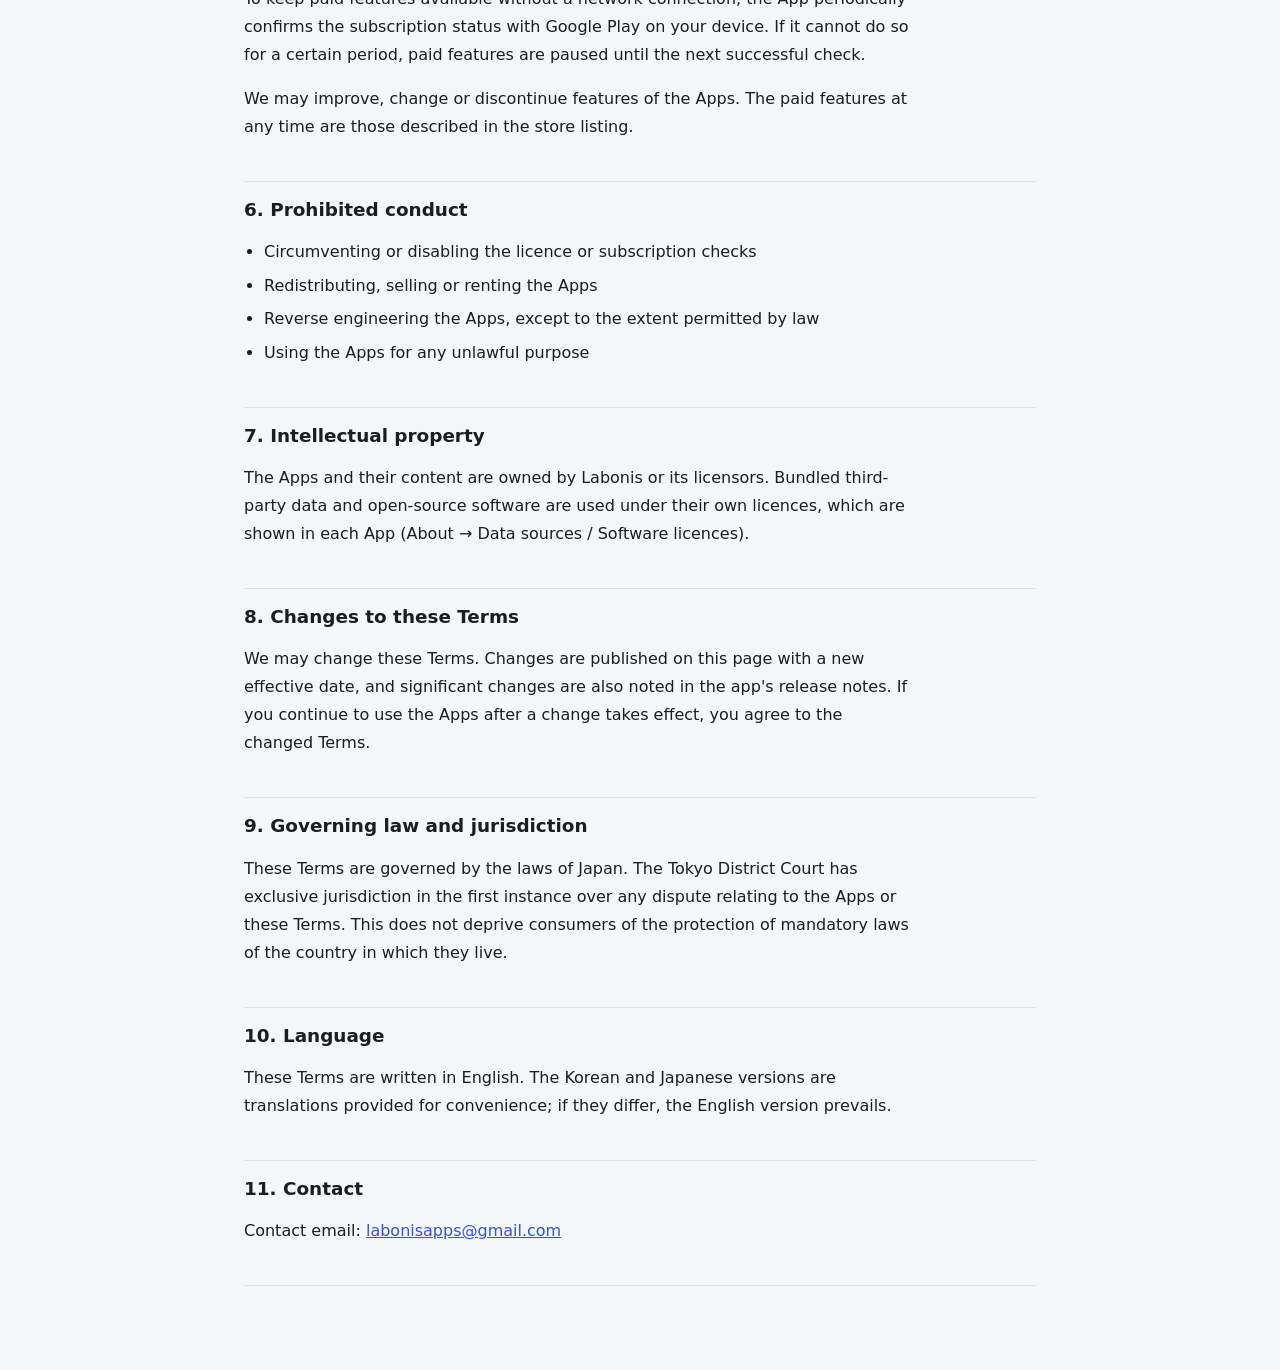
<file: terms-en.html>
<!DOCTYPE html>
<html lang="en">
<head>
<meta charset="utf-8">
<meta name="viewport" content="width=device-width, initial-scale=1">
<title>Terms of Use | Electron microscopy tools</title>
<link rel="stylesheet" href="style.css">
</head>
<body>
<main>

<p class="lang"><a href="terms-ko.html" hreflang="ko">한국어</a> · <a href="terms.html" hreflang="ja">日本語</a></p>

<h1>Terms of Use</h1>

<p class="meta">
Applies to: Crystonis / Indexonis / Spectronis / Pacbedonis (the "Apps")<br>
Provider: Labonis ("we")<br>
Effective: 22 October 2026
</p>

<h2>1. Agreement</h2>

<p>These Terms of Use (the "Terms") govern your use of the Apps. By installing or using an App
you agree to these Terms. If you do not agree, please do not use the Apps.</p>

<h2>2. What the Apps are</h2>

<p>The Apps are tools that assist the analysis of electron microscopy data and the planning of
measurements. Their results (indexing, structure identification, simulated patterns and images,
simulated spectra, thickness estimates, judgements on what can be measured, and so on) are
<strong>calculations and estimates</strong> based on physical models, bundled data and third-party
data. They may contain errors.</p>

<p>The results do not replace your own professional judgement. <strong>Please check them
yourself</strong> before relying on them, in particular before using them in publications, reports,
product or quality decisions, or anything that affects safety.</p>

<h2>3. No warranty</h2>

<p>The Apps are provided "as is". We do not warrant that the Apps or their results are accurate,
complete, up to date or fit for a particular purpose, or that the Apps will run without
interruption or errors. Third-party data (such as the Crystallography Open Database) is provided as
obtained from its source.</p>

<h2>4. Limitation of liability</h2>

<ol>
  <li>We are not liable for any damage arising from the use of, or inability to use, the Apps or
  their results, except where the damage is caused by our wilful misconduct or gross negligence.</li>
  <li>If, notwithstanding paragraph 1, we are liable to you under applicable law (for example
  consumer protection law) for damage caused by our <strong>slight negligence</strong>, our
  liability is limited to direct and ordinary damage, up to the greater of (a) the total amount you
  paid for the App concerned in the 12 months before the event giving rise to the damage, or
  (b) 1,000 Japanese yen.</li>
  <li>This section does not limit liability for wilful misconduct or gross negligence, or any
  liability that cannot be limited under applicable law.</li>
</ol>

<h2>5. Purchases and subscriptions</h2>

<p>Paid features are sold as subscriptions through Google Play. Payment, renewal, cancellation and
refunds are handled by Google Play under its terms. You can cancel at any time in the Google Play
app (Payments &amp; subscriptions); the subscription remains active until the end of the paid
period.</p>

<p>To keep paid features available without a network connection, the App periodically confirms the
subscription status with Google Play on your device. If it cannot do so for a certain period, paid
features are paused until the next successful check.</p>

<p>We may improve, change or discontinue features of the Apps. The paid features at any time are
those described in the store listing.</p>

<h2>6. Prohibited conduct</h2>

<ul>
  <li>Circumventing or disabling the licence or subscription checks</li>
  <li>Redistributing, selling or renting the Apps</li>
  <li>Reverse engineering the Apps, except to the extent permitted by law</li>
  <li>Using the Apps for any unlawful purpose</li>
</ul>

<h2>7. Intellectual property</h2>

<p>The Apps and their content are owned by Labonis or its licensors. Bundled third-party data and
open-source software are used under their own licences, which are shown in each App
(About &rarr; Data sources / Software licences).</p>

<h2>8. Changes to these Terms</h2>

<p>We may change these Terms. Changes are published on this page with a new effective date, and
significant changes are also noted in the app's release notes. If you continue to use the Apps
after a change takes effect, you agree to the changed Terms.</p>

<h2>9. Governing law and jurisdiction</h2>

<p>These Terms are governed by the laws of Japan. The Tokyo District Court has exclusive
jurisdiction in the first instance over any dispute relating to the Apps or these Terms. This does
not deprive consumers of the protection of mandatory laws of the country in which they live.</p>

<h2>10. Language</h2>

<p>These Terms are written in English. The Korean and Japanese versions are translations provided
for convenience; if they differ, the English version prevails.</p>

<h2>11. Contact</h2>

<p>Contact email: <a href="mailto:labonisapps@gmail.com">labonisapps@gmail.com</a></p>

<hr>

</main>
</body>
</html>
</file>
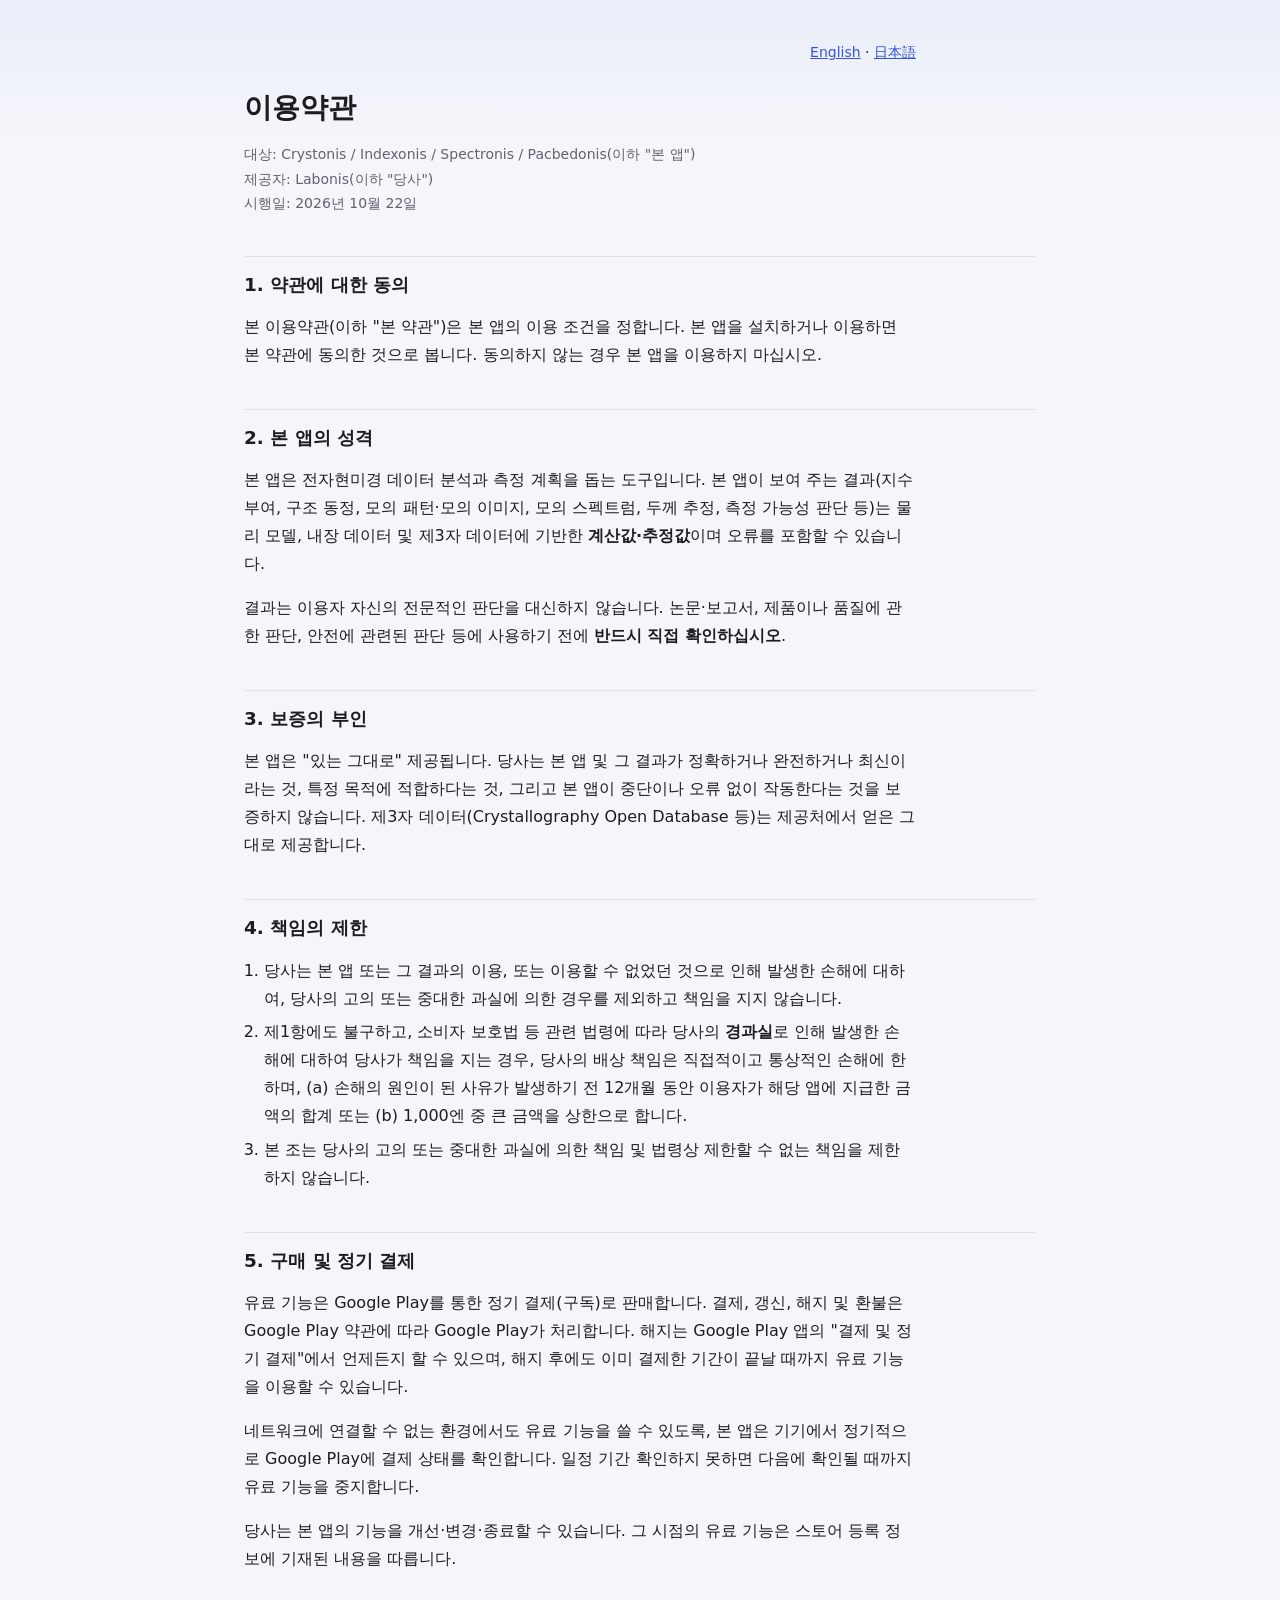
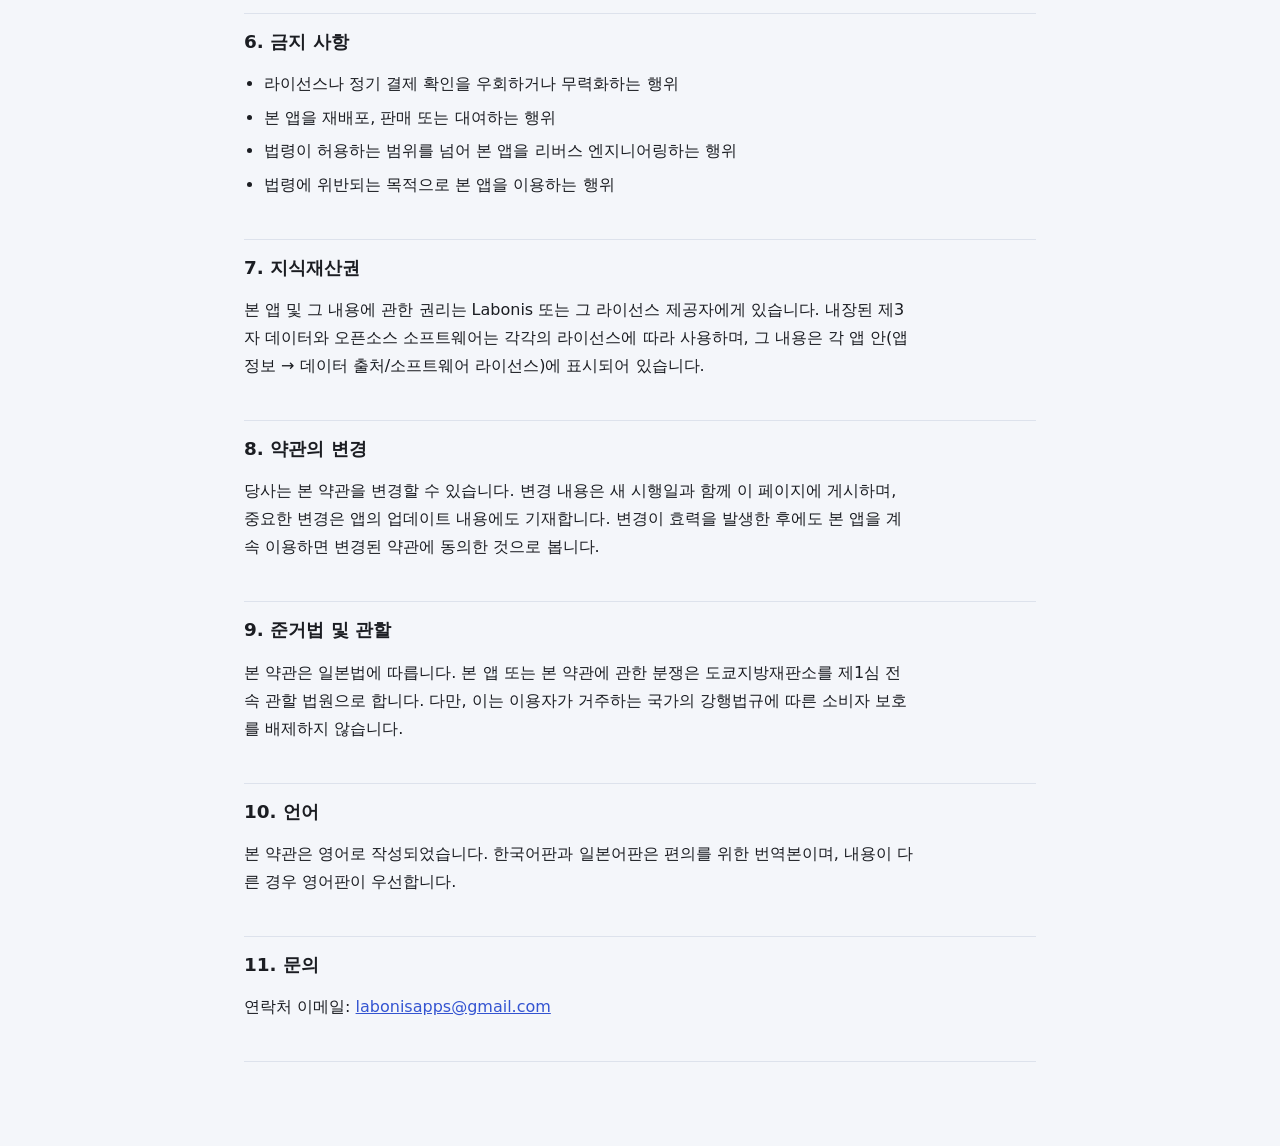
<file: terms-ko.html>
<!DOCTYPE html>
<html lang="ko">
<head>
<meta charset="utf-8">
<meta name="viewport" content="width=device-width, initial-scale=1">
<title>이용약관 | 전자현미경 도구</title>
<link rel="stylesheet" href="style.css">
</head>
<body>
<main>

<p class="lang"><a href="terms-en.html" hreflang="en">English</a> · <a href="terms.html" hreflang="ja">日本語</a></p>

<h1>이용약관</h1>

<p class="meta">
대상: Crystonis / Indexonis / Spectronis / Pacbedonis(이하 "본 앱")<br>
제공자: Labonis(이하 "당사")<br>
시행일: 2026년 10월 22일
</p>

<h2>1. 약관에 대한 동의</h2>

<p>본 이용약관(이하 "본 약관")은 본 앱의 이용 조건을 정합니다. 본 앱을 설치하거나 이용하면 본 약관에 동의한 것으로 봅니다. 동의하지 않는 경우 본 앱을 이용하지 마십시오.</p>

<h2>2. 본 앱의 성격</h2>

<p>본 앱은 전자현미경 데이터 분석과 측정 계획을 돕는 도구입니다. 본 앱이 보여 주는 결과(지수 부여, 구조 동정, 모의 패턴·모의 이미지, 모의 스펙트럼, 두께 추정, 측정 가능성 판단 등)는 물리 모델, 내장 데이터 및 제3자 데이터에 기반한 <strong>계산값·추정값</strong>이며 오류를 포함할 수 있습니다.</p>

<p>결과는 이용자 자신의 전문적인 판단을 대신하지 않습니다. 논문·보고서, 제품이나 품질에 관한 판단, 안전에 관련된 판단 등에 사용하기 전에 <strong>반드시 직접 확인하십시오</strong>.</p>

<h2>3. 보증의 부인</h2>

<p>본 앱은 "있는 그대로" 제공됩니다. 당사는 본 앱 및 그 결과가 정확하거나 완전하거나 최신이라는 것, 특정 목적에 적합하다는 것, 그리고 본 앱이 중단이나 오류 없이 작동한다는 것을 보증하지 않습니다. 제3자 데이터(Crystallography Open Database 등)는 제공처에서 얻은 그대로 제공합니다.</p>

<h2>4. 책임의 제한</h2>

<ol>
  <li>당사는 본 앱 또는 그 결과의 이용, 또는 이용할 수 없었던 것으로 인해 발생한 손해에 대하여, 당사의 고의 또는 중대한 과실에 의한 경우를 제외하고 책임을 지지 않습니다.</li>
  <li>제1항에도 불구하고, 소비자 보호법 등 관련 법령에 따라 당사의 <strong>경과실</strong>로 인해 발생한 손해에 대하여 당사가 책임을 지는 경우, 당사의 배상 책임은 직접적이고 통상적인 손해에 한하며, (a) 손해의 원인이 된 사유가 발생하기 전 12개월 동안 이용자가 해당 앱에 지급한 금액의 합계 또는 (b) 1,000엔 중 큰 금액을 상한으로 합니다.</li>
  <li>본 조는 당사의 고의 또는 중대한 과실에 의한 책임 및 법령상 제한할 수 없는 책임을 제한하지 않습니다.</li>
</ol>

<h2>5. 구매 및 정기 결제</h2>

<p>유료 기능은 Google Play를 통한 정기 결제(구독)로 판매합니다. 결제, 갱신, 해지 및 환불은 Google Play 약관에 따라 Google Play가 처리합니다. 해지는 Google Play 앱의 "결제 및 정기 결제"에서 언제든지 할 수 있으며, 해지 후에도 이미 결제한 기간이 끝날 때까지 유료 기능을 이용할 수 있습니다.</p>

<p>네트워크에 연결할 수 없는 환경에서도 유료 기능을 쓸 수 있도록, 본 앱은 기기에서 정기적으로 Google Play에 결제 상태를 확인합니다. 일정 기간 확인하지 못하면 다음에 확인될 때까지 유료 기능을 중지합니다.</p>

<p>당사는 본 앱의 기능을 개선·변경·종료할 수 있습니다. 그 시점의 유료 기능은 스토어 등록 정보에 기재된 내용을 따릅니다.</p>

<h2>6. 금지 사항</h2>

<ul>
  <li>라이선스나 정기 결제 확인을 우회하거나 무력화하는 행위</li>
  <li>본 앱을 재배포, 판매 또는 대여하는 행위</li>
  <li>법령이 허용하는 범위를 넘어 본 앱을 리버스 엔지니어링하는 행위</li>
  <li>법령에 위반되는 목적으로 본 앱을 이용하는 행위</li>
</ul>

<h2>7. 지식재산권</h2>

<p>본 앱 및 그 내용에 관한 권리는 Labonis 또는 그 라이선스 제공자에게 있습니다. 내장된 제3자 데이터와 오픈소스 소프트웨어는 각각의 라이선스에 따라 사용하며, 그 내용은 각 앱 안(앱 정보 → 데이터 출처/소프트웨어 라이선스)에 표시되어 있습니다.</p>

<h2>8. 약관의 변경</h2>

<p>당사는 본 약관을 변경할 수 있습니다. 변경 내용은 새 시행일과 함께 이 페이지에 게시하며, 중요한 변경은 앱의 업데이트 내용에도 기재합니다. 변경이 효력을 발생한 후에도 본 앱을 계속 이용하면 변경된 약관에 동의한 것으로 봅니다.</p>

<h2>9. 준거법 및 관할</h2>

<p>본 약관은 일본법에 따릅니다. 본 앱 또는 본 약관에 관한 분쟁은 도쿄지방재판소를 제1심 전속 관할 법원으로 합니다. 다만, 이는 이용자가 거주하는 국가의 강행법규에 따른 소비자 보호를 배제하지 않습니다.</p>

<h2>10. 언어</h2>

<p>본 약관은 영어로 작성되었습니다. 한국어판과 일본어판은 편의를 위한 번역본이며, 내용이 다른 경우 영어판이 우선합니다.</p>

<h2>11. 문의</h2>

<p>연락처 이메일: <a href="mailto:labonisapps@gmail.com">labonisapps@gmail.com</a></p>

<hr>

</main>
</body>
</html>
</file>
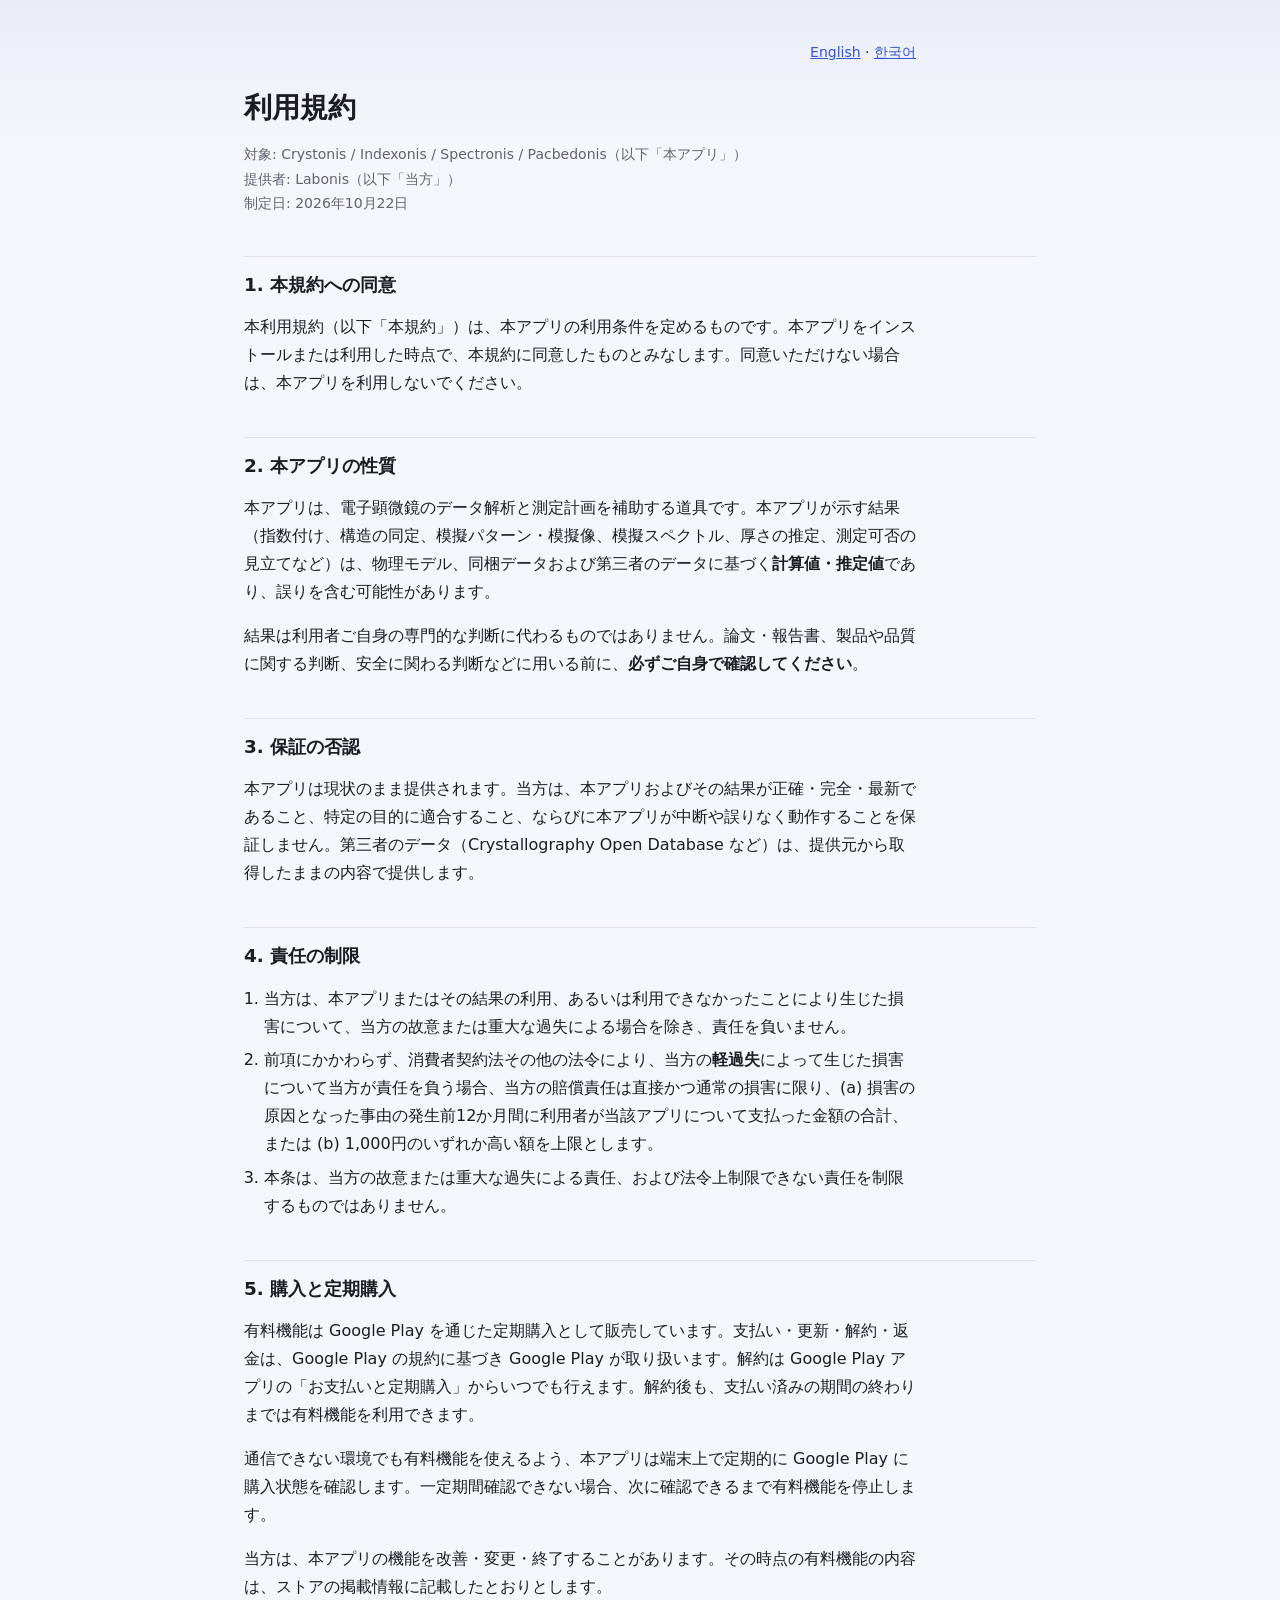
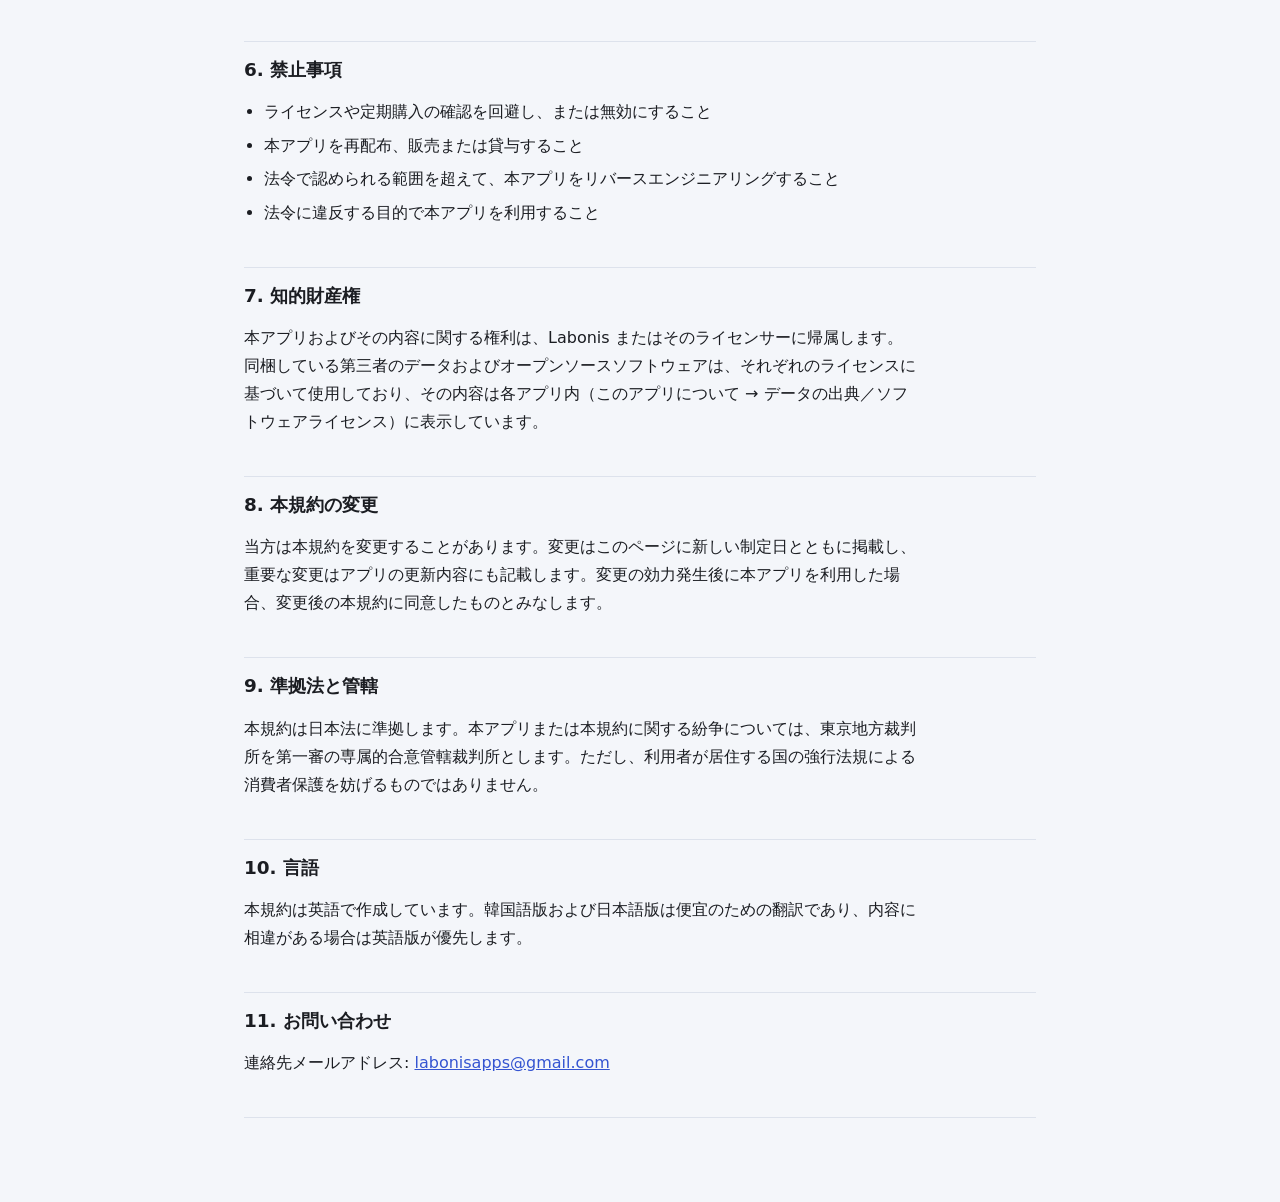
<file: terms.html>
<!DOCTYPE html>
<html lang="ja">
<head>
<meta charset="utf-8">
<meta name="viewport" content="width=device-width, initial-scale=1">
<title>利用規約 | 電子顕微鏡ツール</title>
<link rel="stylesheet" href="style.css">
</head>
<body>
<main>

<p class="lang"><a href="terms-en.html" hreflang="en">English</a> · <a href="terms-ko.html" hreflang="ko">한국어</a></p>

<h1>利用規約</h1>

<p class="meta">
対象: Crystonis / Indexonis / Spectronis / Pacbedonis（以下「本アプリ」）<br>
提供者: Labonis（以下「当方」）<br>
制定日: 2026年10月22日
</p>

<h2>1. 本規約への同意</h2>

<p>本利用規約（以下「本規約」）は、本アプリの利用条件を定めるものです。本アプリをインストールまたは利用した時点で、本規約に同意したものとみなします。同意いただけない場合は、本アプリを利用しないでください。</p>

<h2>2. 本アプリの性質</h2>

<p>本アプリは、電子顕微鏡のデータ解析と測定計画を補助する道具です。本アプリが示す結果（指数付け、構造の同定、模擬パターン・模擬像、模擬スペクトル、厚さの推定、測定可否の見立てなど）は、物理モデル、同梱データおよび第三者のデータに基づく<strong>計算値・推定値</strong>であり、誤りを含む可能性があります。</p>

<p>結果は利用者ご自身の専門的な判断に代わるものではありません。論文・報告書、製品や品質に関する判断、安全に関わる判断などに用いる前に、<strong>必ずご自身で確認してください</strong>。</p>

<h2>3. 保証の否認</h2>

<p>本アプリは現状のまま提供されます。当方は、本アプリおよびその結果が正確・完全・最新であること、特定の目的に適合すること、ならびに本アプリが中断や誤りなく動作することを保証しません。第三者のデータ（Crystallography Open Database など）は、提供元から取得したままの内容で提供します。</p>

<h2>4. 責任の制限</h2>

<ol>
  <li>当方は、本アプリまたはその結果の利用、あるいは利用できなかったことにより生じた損害について、当方の故意または重大な過失による場合を除き、責任を負いません。</li>
  <li>前項にかかわらず、消費者契約法その他の法令により、当方の<strong>軽過失</strong>によって生じた損害について当方が責任を負う場合、当方の賠償責任は直接かつ通常の損害に限り、(a) 損害の原因となった事由の発生前12か月間に利用者が当該アプリについて支払った金額の合計、または (b) 1,000円のいずれか高い額を上限とします。</li>
  <li>本条は、当方の故意または重大な過失による責任、および法令上制限できない責任を制限するものではありません。</li>
</ol>

<h2>5. 購入と定期購入</h2>

<p>有料機能は Google Play を通じた定期購入として販売しています。支払い・更新・解約・返金は、Google Play の規約に基づき Google Play が取り扱います。解約は Google Play アプリの「お支払いと定期購入」からいつでも行えます。解約後も、支払い済みの期間の終わりまでは有料機能を利用できます。</p>

<p>通信できない環境でも有料機能を使えるよう、本アプリは端末上で定期的に Google Play に購入状態を確認します。一定期間確認できない場合、次に確認できるまで有料機能を停止します。</p>

<p>当方は、本アプリの機能を改善・変更・終了することがあります。その時点の有料機能の内容は、ストアの掲載情報に記載したとおりとします。</p>

<h2>6. 禁止事項</h2>

<ul>
  <li>ライセンスや定期購入の確認を回避し、または無効にすること</li>
  <li>本アプリを再配布、販売または貸与すること</li>
  <li>法令で認められる範囲を超えて、本アプリをリバースエンジニアリングすること</li>
  <li>法令に違反する目的で本アプリを利用すること</li>
</ul>

<h2>7. 知的財産権</h2>

<p>本アプリおよびその内容に関する権利は、Labonis またはそのライセンサーに帰属します。同梱している第三者のデータおよびオープンソースソフトウェアは、それぞれのライセンスに基づいて使用しており、その内容は各アプリ内（このアプリについて → データの出典／ソフトウェアライセンス）に表示しています。</p>

<h2>8. 本規約の変更</h2>

<p>当方は本規約を変更することがあります。変更はこのページに新しい制定日とともに掲載し、重要な変更はアプリの更新内容にも記載します。変更の効力発生後に本アプリを利用した場合、変更後の本規約に同意したものとみなします。</p>

<h2>9. 準拠法と管轄</h2>

<p>本規約は日本法に準拠します。本アプリまたは本規約に関する紛争については、東京地方裁判所を第一審の専属的合意管轄裁判所とします。ただし、利用者が居住する国の強行法規による消費者保護を妨げるものではありません。</p>

<h2>10. 言語</h2>

<p>本規約は英語で作成しています。韓国語版および日本語版は便宜のための翻訳であり、内容に相違がある場合は英語版が優先します。</p>

<h2>11. お問い合わせ</h2>

<p>連絡先メールアドレス: <a href="mailto:labonisapps@gmail.com">labonisapps@gmail.com</a></p>

<hr>

</main>
</body>
</html>
</file>
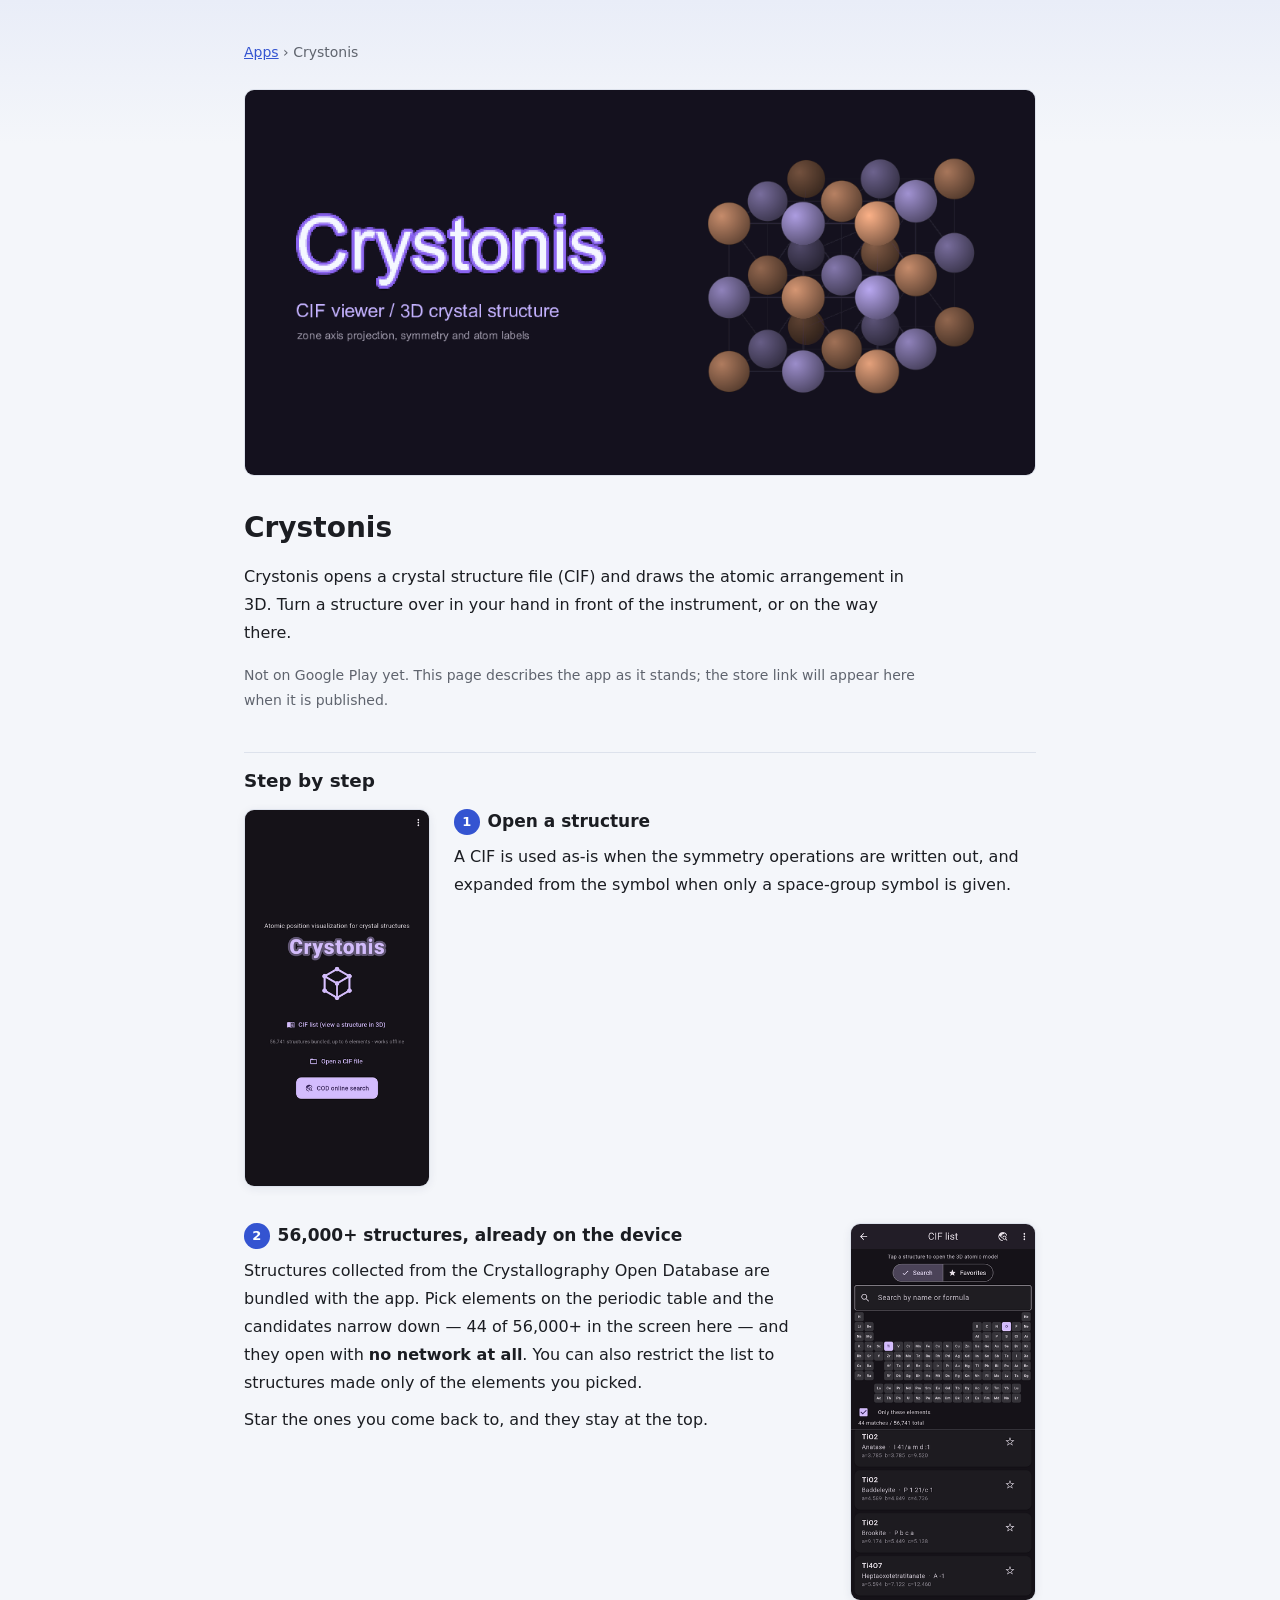
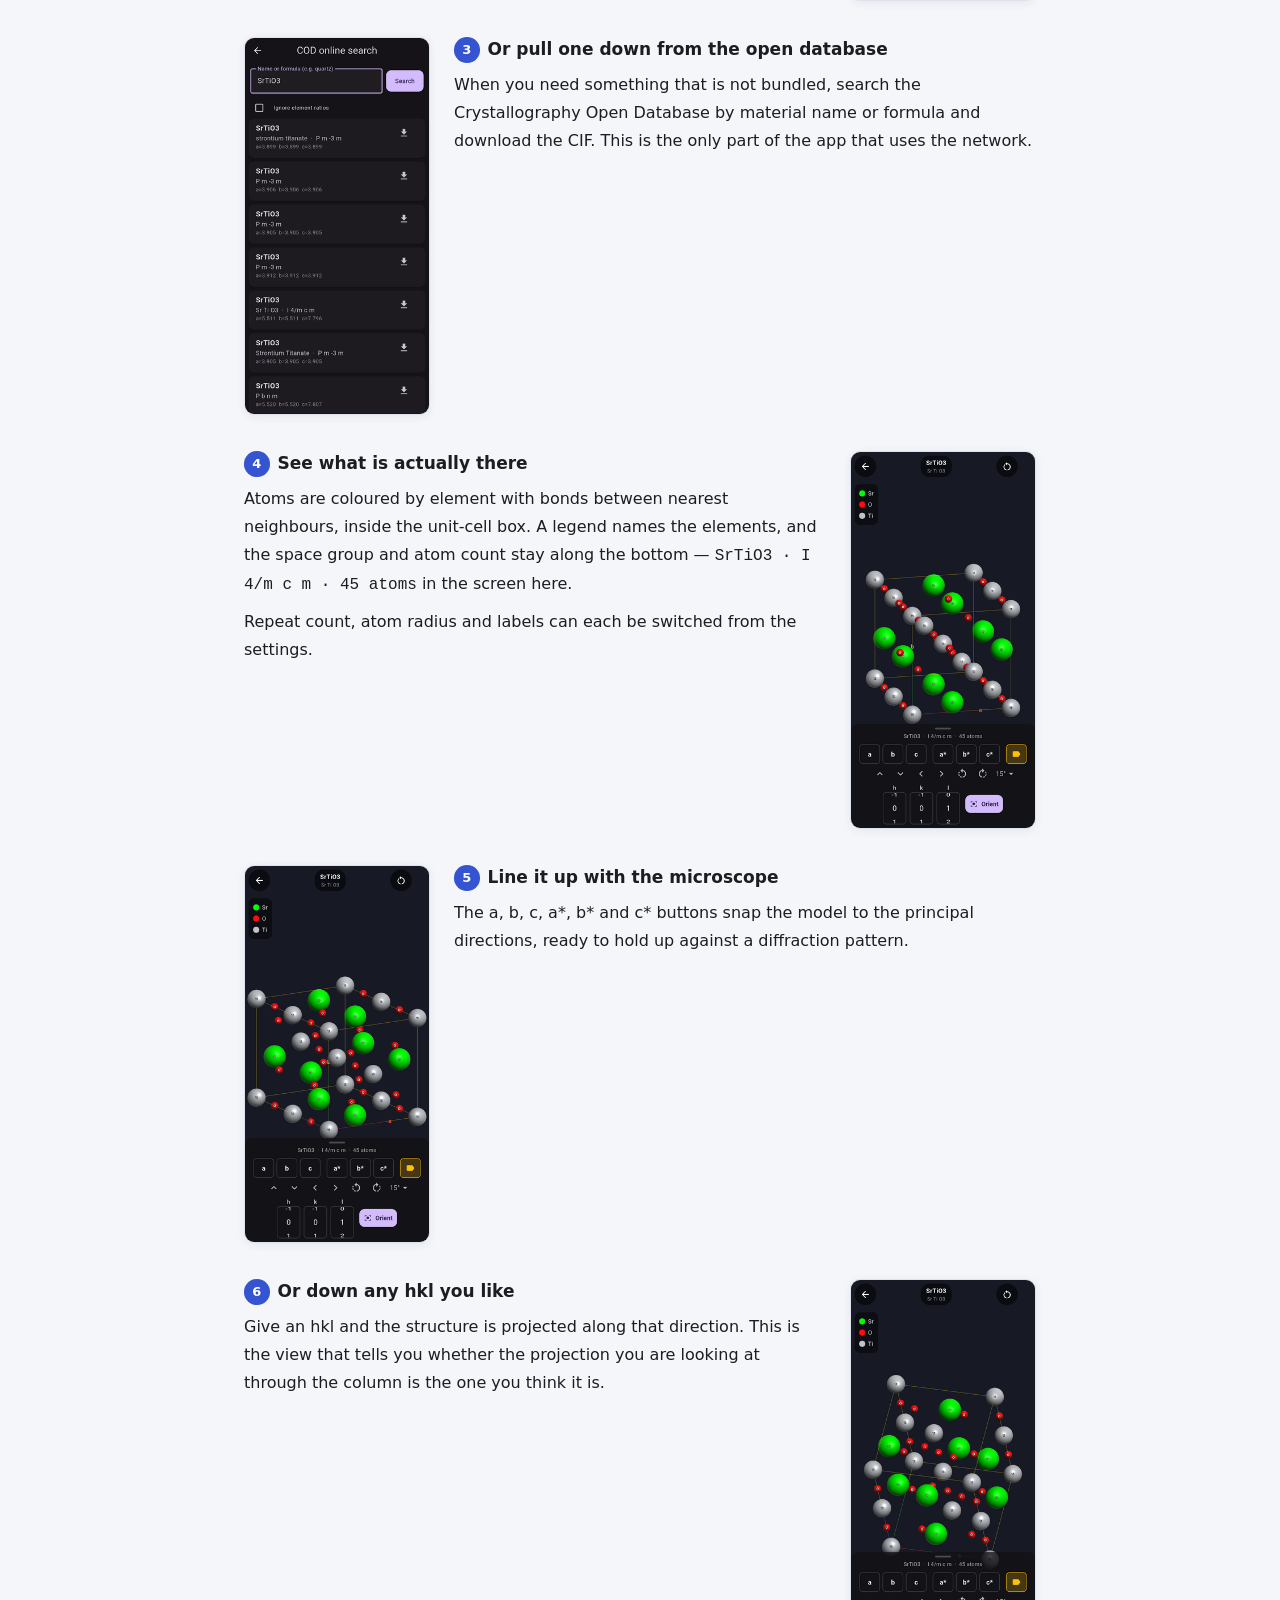
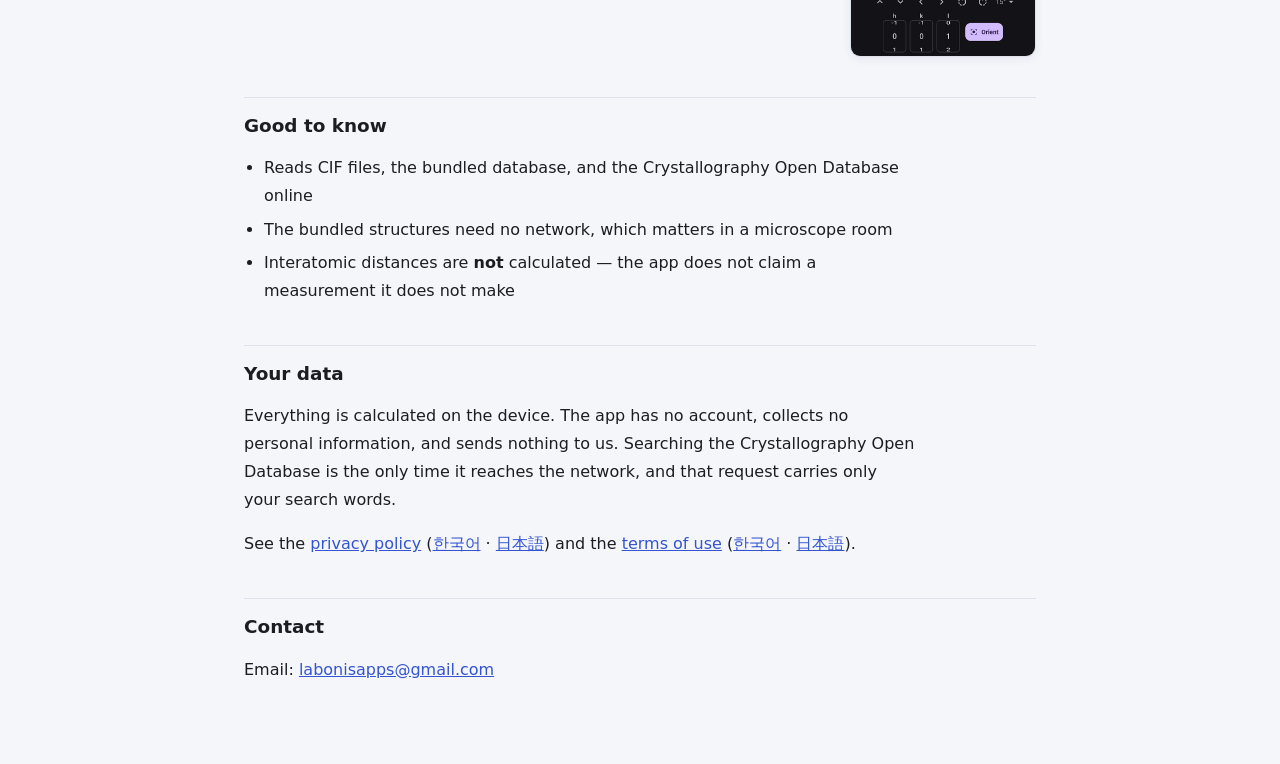
<file: apps/crystonis.html>
<!DOCTYPE html>
<html lang="en">
<head>
<meta charset="utf-8">
<meta name="viewport" content="width=device-width, initial-scale=1">
<title>Crystonis — open a CIF and see the crystal structure in 3D</title>
<meta name="description" content="Opens a crystal structure file and draws the atomic arrangement in 3D, viewed down any zone axis. 56,000+ structures are bundled and open with no network.">
<link rel="stylesheet" href="../style.css?v=2">
</head>
<body>
<main>

<p class="site-nav"><a href="../index.html">Apps</a> &rsaquo; Crystonis</p>

<img class="hero" src="../assets/crystonis-hero.png" alt="Crystonis" width="1024" height="500">

<h1>Crystonis</h1>

<p>Crystonis opens a crystal structure file (CIF) and draws the atomic arrangement in 3D.
Turn a structure over in your hand in front of the instrument, or on the way there.</p>

<p class="meta">Not on Google Play yet. This page describes the app as it stands;
the store link will appear here when it is published.</p>

<h2>Step by step</h2>

<div class="step">
  <img src="../assets/crystonis-1.png" alt="Crystonis title screen" width="186" height="380">
  <div class="text">
    <h3><span class="n">1</span>Open a structure</h3>
    <p>A CIF is used as-is when the symmetry operations are written out, and expanded from the symbol when only a space-group symbol is given.</p>
  </div>
</div>

<div class="step alt">
  <img src="../assets/crystonis-2.png" alt="The bundled CIF list filtered by element" width="186" height="380">
  <div class="text">
    <h3><span class="n">2</span>56,000+ structures, already on the device</h3>
    <p>Structures collected from the Crystallography Open Database are bundled with the app. Pick elements on the periodic table and the candidates narrow down &mdash; 44 of 56,000+ in the screen here &mdash; and they open with <strong>no network at all</strong>. You can also restrict the list to structures made only of the elements you picked.</p>
    <p>Star the ones you come back to, and they stay at the top.</p>
  </div>
</div>

<div class="step">
  <img src="../assets/crystonis-3.png" alt="Searching the Crystallography Open Database online" width="186" height="380">
  <div class="text">
    <h3><span class="n">3</span>Or pull one down from the open database</h3>
    <p>When you need something that is not bundled, search the Crystallography Open Database by material name or formula and download the CIF. This is the only part of the app that uses the network.</p>
  </div>
</div>

<div class="step alt">
  <img src="../assets/crystonis-4.png" alt="The 3D model with atoms, bonds and the unit cell" width="186" height="380">
  <div class="text">
    <h3><span class="n">4</span>See what is actually there</h3>
    <p>Atoms are coloured by element with bonds between nearest neighbours, inside the unit-cell box. A legend names the elements, and the space group and atom count stay along the bottom &mdash; <code>SrTiO3 &middot; I 4/m c m &middot; 45 atoms</code> in the screen here.</p>
    <p>Repeat count, atom radius and labels can each be switched from the settings.</p>
  </div>
</div>

<div class="step">
  <img src="../assets/crystonis-5.png" alt="The model lined up along a principal axis" width="186" height="380">
  <div class="text">
    <h3><span class="n">5</span>Line it up with the microscope</h3>
    <p>The a, b, c, a*, b* and c* buttons snap the model to the principal directions, ready to hold up against a diffraction pattern.</p>
  </div>
</div>

<div class="step alt">
  <img src="../assets/crystonis-6.png" alt="The model projected along a given hkl direction" width="186" height="380">
  <div class="text">
    <h3><span class="n">6</span>Or down any hkl you like</h3>
    <p>Give an hkl and the structure is projected along that direction. This is the view that tells you whether the projection you are looking at through the column is the one you think it is.</p>
  </div>
</div>

<h2>Good to know</h2>

<ul>
  <li>Reads CIF files, the bundled database, and the Crystallography Open Database online</li>
  <li>The bundled structures need no network, which matters in a microscope room</li>
  <li>Interatomic distances are <strong>not</strong> calculated &mdash; the app does not claim
      a measurement it does not make</li>
</ul>

<h2>Your data</h2>

<p>Everything is calculated on the device. The app has no account, collects no personal information, and sends nothing to us. Searching the Crystallography Open Database is the only time it reaches the network, and that request carries only your search words.</p>

<p>See the <a href="../privacy-en.html">privacy policy</a>
(<a href="../privacy-ko.html" hreflang="ko">한국어</a> &middot;
<a href="../privacy.html" hreflang="ja">日本語</a>) and the
<a href="../terms-en.html">terms of use</a>
(<a href="../terms-ko.html" hreflang="ko">한국어</a> &middot;
<a href="../terms.html" hreflang="ja">日本語</a>).</p>

<h2>Contact</h2>

<p>Email: <a href="mailto:labonisapps@gmail.com">labonisapps@gmail.com</a></p>

</main>
</body>
</html>
</file>
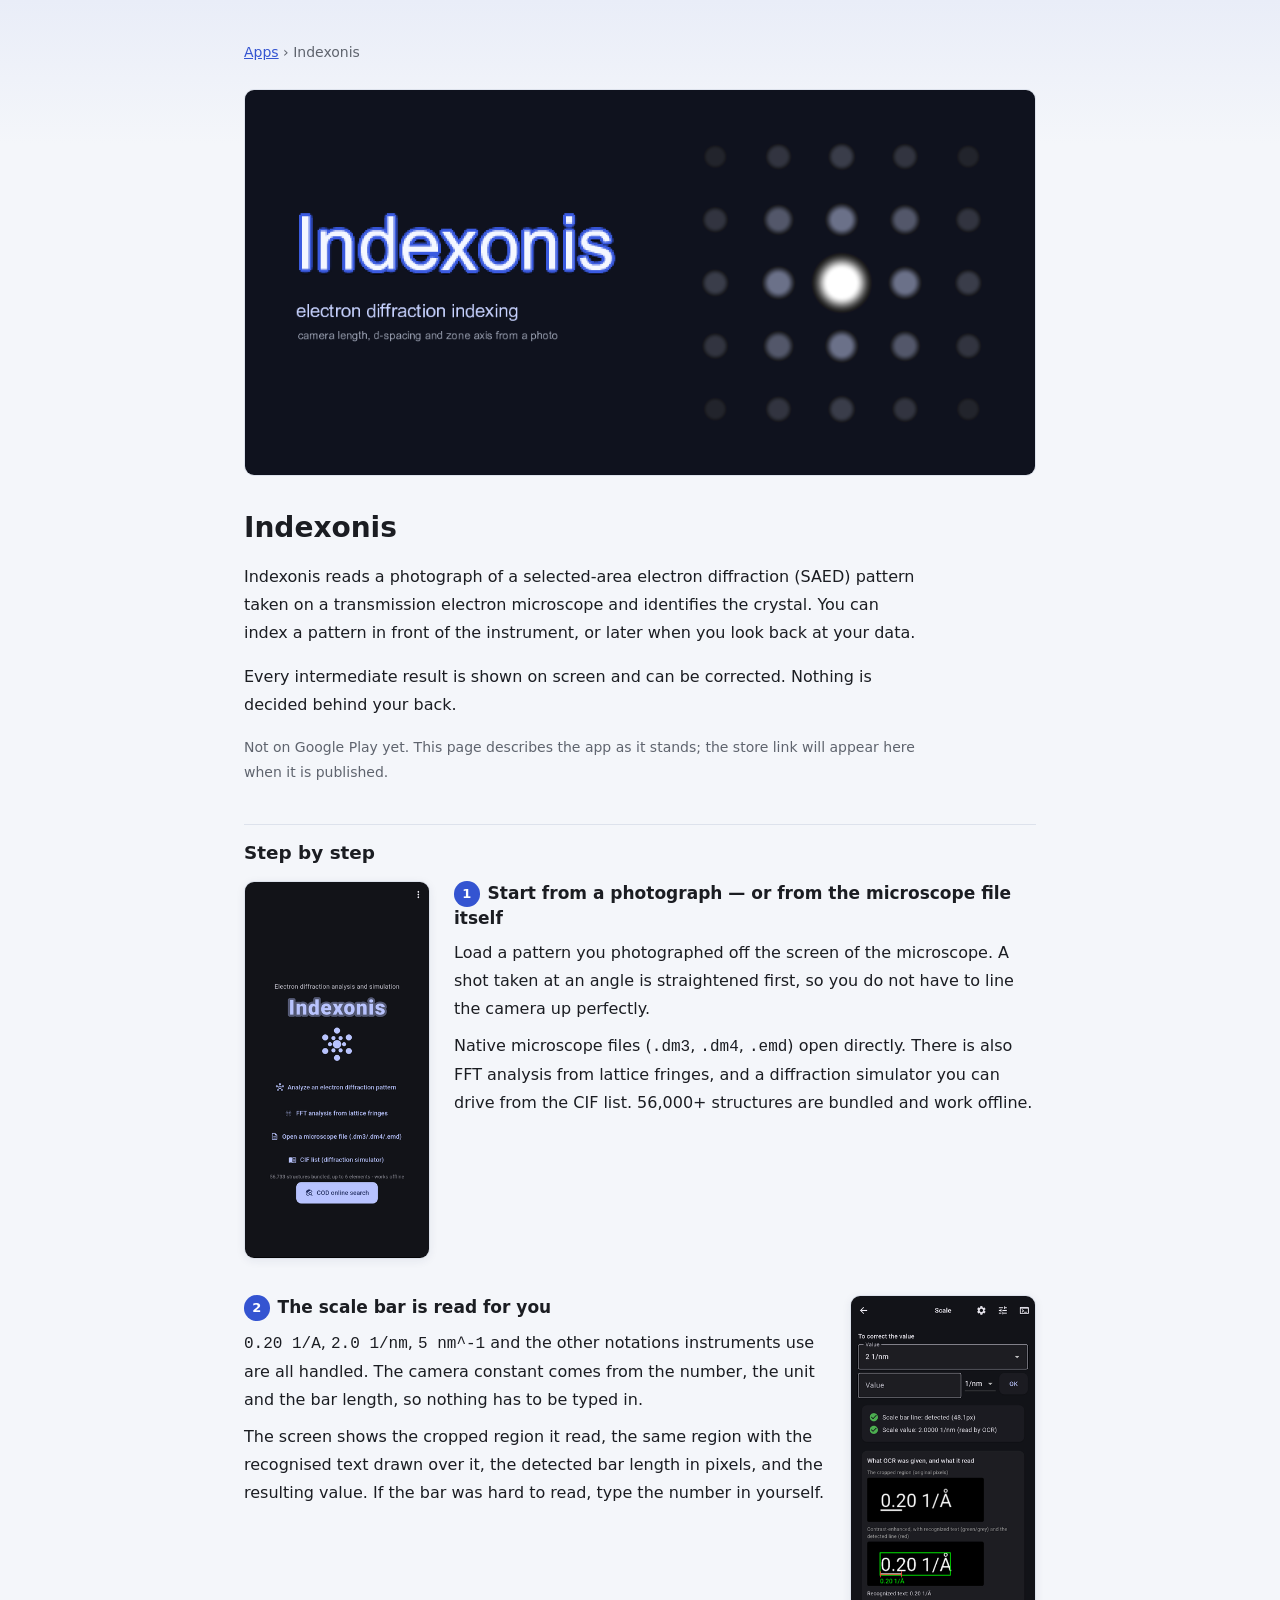
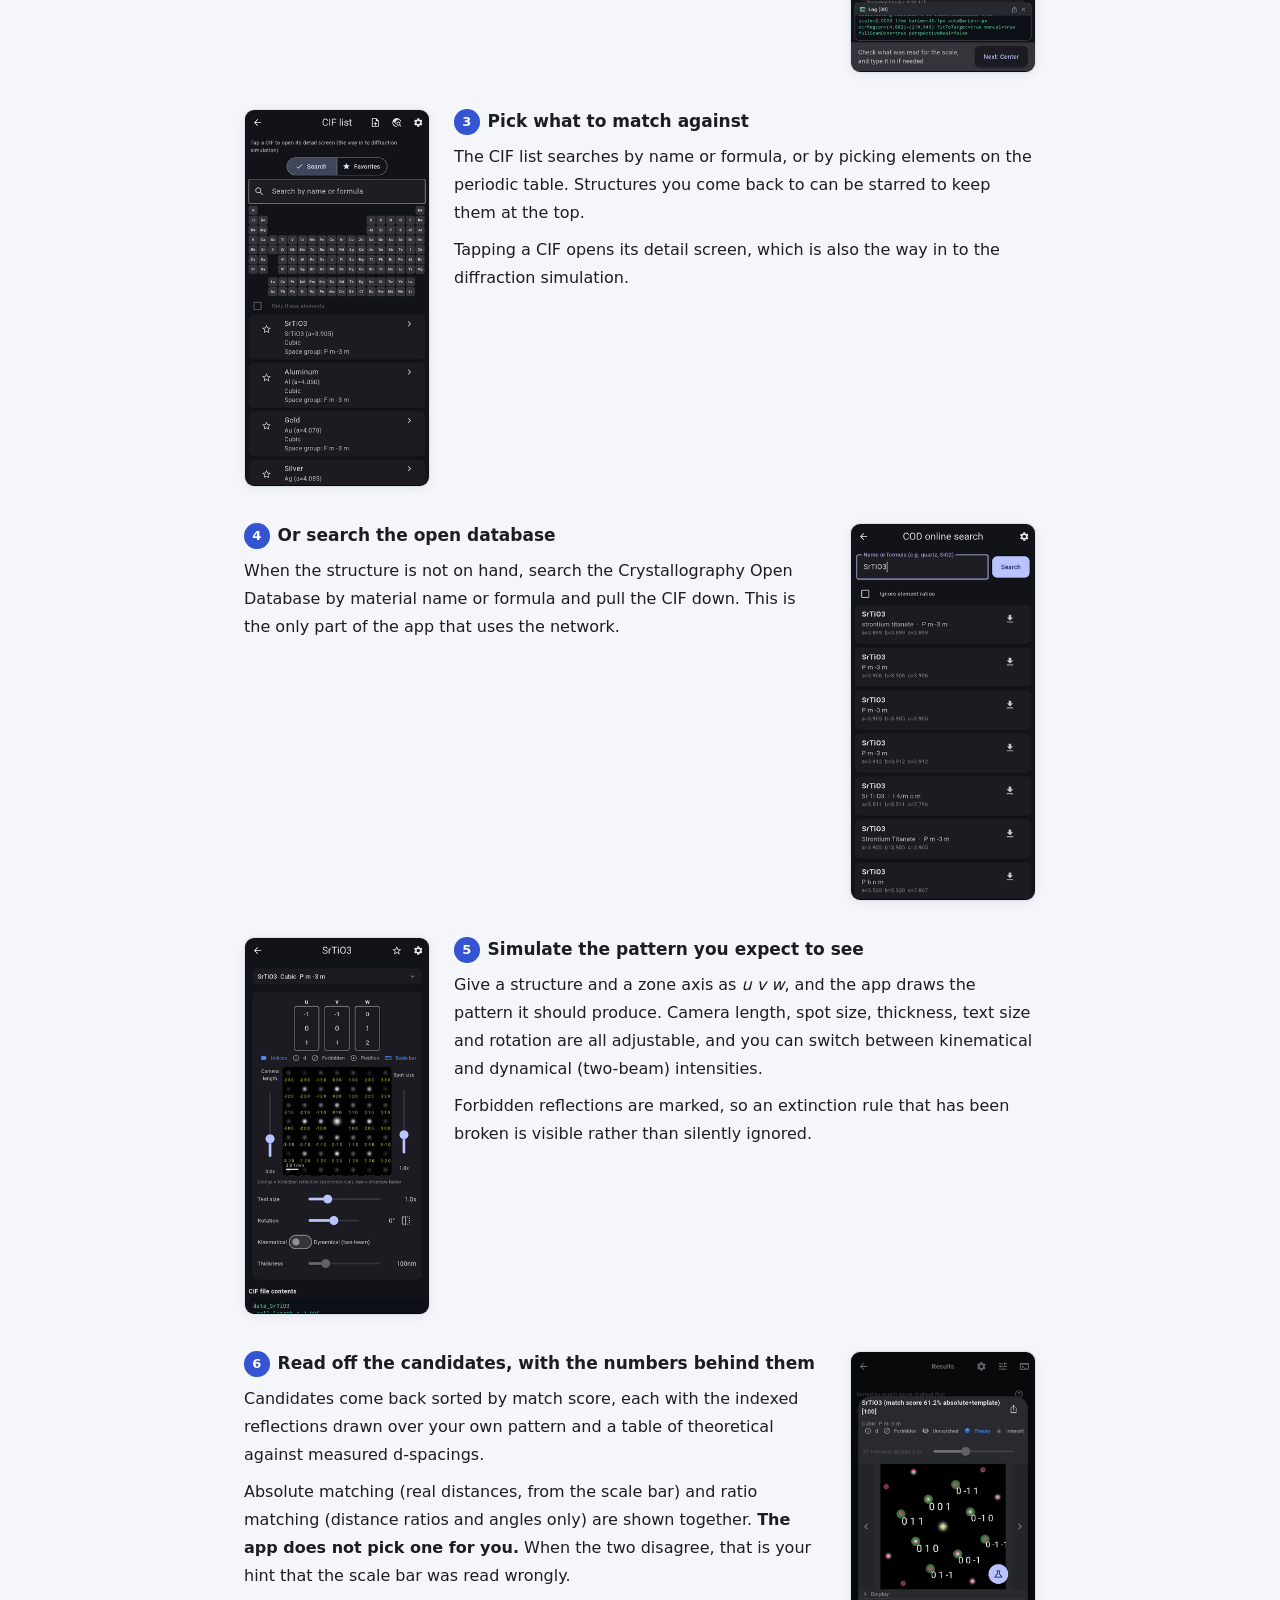
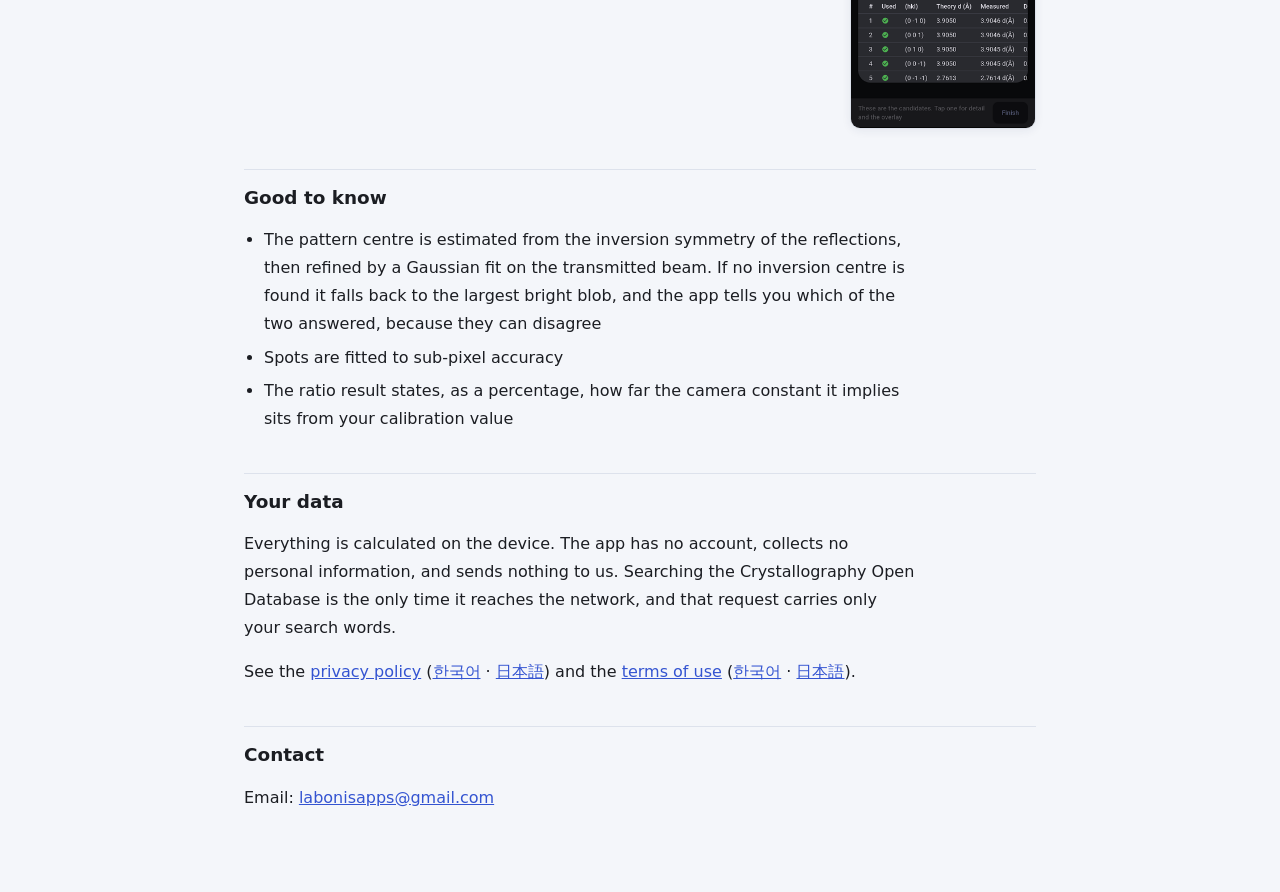
<file: apps/indexonis.html>
<!DOCTYPE html>
<html lang="en">
<head>
<meta charset="utf-8">
<meta name="viewport" content="width=device-width, initial-scale=1">
<title>Indexonis — index a SAED pattern from a photograph</title>
<meta name="description" content="Reads a photograph of a selected-area electron diffraction pattern, reads the scale bar, detects the spots and gives you d-spacings, the zone axis and hkl.">
<link rel="stylesheet" href="../style.css?v=2">
</head>
<body>
<main>

<p class="site-nav"><a href="../index.html">Apps</a> &rsaquo; Indexonis</p>

<img class="hero" src="../assets/indexonis-hero.png" alt="Indexonis" width="1024" height="500">

<h1>Indexonis</h1>

<p>Indexonis reads a photograph of a selected-area electron diffraction (SAED) pattern
taken on a transmission electron microscope and identifies the crystal. You can index a
pattern in front of the instrument, or later when you look back at your data.</p>

<p>Every intermediate result is shown on screen and can be corrected. Nothing is decided
behind your back.</p>

<p class="meta">Not on Google Play yet. This page describes the app as it stands;
the store link will appear here when it is published.</p>

<h2>Step by step</h2>

<div class="step">
  <img src="../assets/indexonis-1.png" alt="Indexonis title screen with its four entry points" width="186" height="380">
  <div class="text">
    <h3><span class="n">1</span>Start from a photograph &mdash; or from the microscope file itself</h3>
    <p>Load a pattern you photographed off the screen of the microscope. A shot taken at an angle is straightened first, so you do not have to line the camera up perfectly.</p>
    <p>Native microscope files (<code>.dm3</code>, <code>.dm4</code>, <code>.emd</code>) open directly. There is also FFT analysis from lattice fringes, and a diffraction simulator you can drive from the CIF list. 56,000+ structures are bundled and work offline.</p>
  </div>
</div>

<div class="step alt">
  <img src="../assets/indexonis-6.png" alt="Reading the scale bar from the photograph" width="186" height="380">
  <div class="text">
    <h3><span class="n">2</span>The scale bar is read for you</h3>
    <p><code>0.20 1/A</code>, <code>2.0 1/nm</code>, <code>5 nm^-1</code> and the other notations instruments use are all handled. The camera constant comes from the number, the unit and the bar length, so nothing has to be typed in.</p>
    <p>The screen shows the cropped region it read, the same region with the recognised text drawn over it, the detected bar length in pixels, and the resulting value. If the bar was hard to read, type the number in yourself.</p>
  </div>
</div>

<div class="step">
  <img src="../assets/indexonis-2.png" alt="The CIF list, with search by name and by element" width="186" height="380">
  <div class="text">
    <h3><span class="n">3</span>Pick what to match against</h3>
    <p>The CIF list searches by name or formula, or by picking elements on the periodic table. Structures you come back to can be starred to keep them at the top.</p>
    <p>Tapping a CIF opens its detail screen, which is also the way in to the diffraction simulation.</p>
  </div>
</div>

<div class="step alt">
  <img src="../assets/indexonis-3.png" alt="Searching the Crystallography Open Database" width="186" height="380">
  <div class="text">
    <h3><span class="n">4</span>Or search the open database</h3>
    <p>When the structure is not on hand, search the Crystallography Open Database by material name or formula and pull the CIF down. This is the only part of the app that uses the network.</p>
  </div>
</div>

<div class="step">
  <img src="../assets/indexonis-4.png" alt="Simulating a diffraction pattern for a chosen zone axis" width="186" height="380">
  <div class="text">
    <h3><span class="n">5</span>Simulate the pattern you expect to see</h3>
    <p>Give a structure and a zone axis as <em>u v w</em>, and the app draws the pattern it should produce. Camera length, spot size, thickness, text size and rotation are all adjustable, and you can switch between kinematical and dynamical (two-beam) intensities.</p>
    <p>Forbidden reflections are marked, so an extinction rule that has been broken is visible rather than silently ignored.</p>
  </div>
</div>

<div class="step alt">
  <img src="../assets/indexonis-5.png" alt="Candidate structures ranked by match score with indexed spots" width="186" height="380">
  <div class="text">
    <h3><span class="n">6</span>Read off the candidates, with the numbers behind them</h3>
    <p>Candidates come back sorted by match score, each with the indexed reflections drawn over your own pattern and a table of theoretical against measured d-spacings.</p>
    <p>Absolute matching (real distances, from the scale bar) and ratio matching (distance ratios and angles only) are shown together. <strong>The app does not pick one for you.</strong> When the two disagree, that is your hint that the scale bar was read wrongly.</p>
  </div>
</div>

<h2>Good to know</h2>

<ul>
  <li>The pattern centre is estimated from the inversion symmetry of the reflections, then
      refined by a Gaussian fit on the transmitted beam. If no inversion centre is found it
      falls back to the largest bright blob, and the app tells you which of the two answered,
      because they can disagree</li>
  <li>Spots are fitted to sub-pixel accuracy</li>
  <li>The ratio result states, as a percentage, how far the camera constant it implies sits
      from your calibration value</li>
</ul>

<h2>Your data</h2>

<p>Everything is calculated on the device. The app has no account, collects no personal information, and sends nothing to us. Searching the Crystallography Open Database is the only time it reaches the network, and that request carries only your search words.</p>

<p>See the <a href="../privacy-en.html">privacy policy</a>
(<a href="../privacy-ko.html" hreflang="ko">한국어</a> &middot;
<a href="../privacy.html" hreflang="ja">日本語</a>) and the
<a href="../terms-en.html">terms of use</a>
(<a href="../terms-ko.html" hreflang="ko">한국어</a> &middot;
<a href="../terms.html" hreflang="ja">日本語</a>).</p>

<h2>Contact</h2>

<p>Email: <a href="mailto:labonisapps@gmail.com">labonisapps@gmail.com</a></p>

</main>
</body>
</html>
</file>
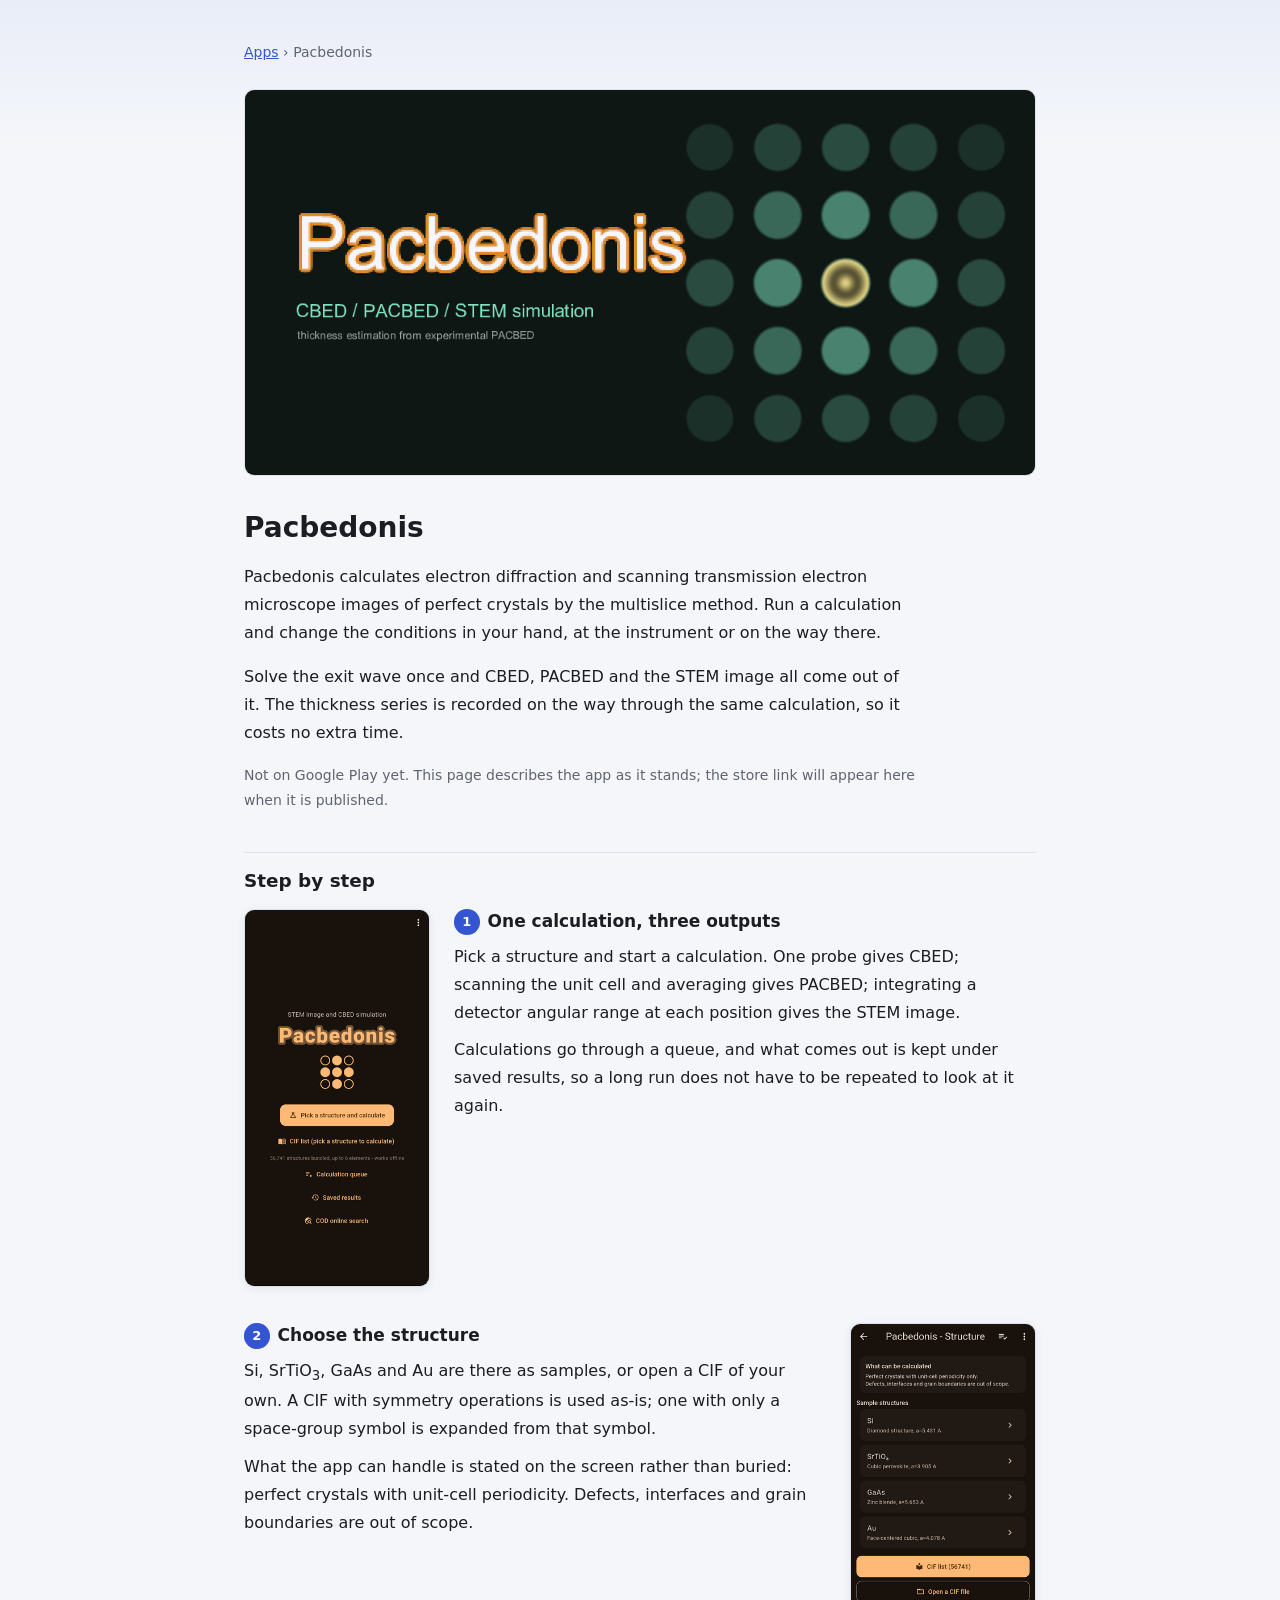
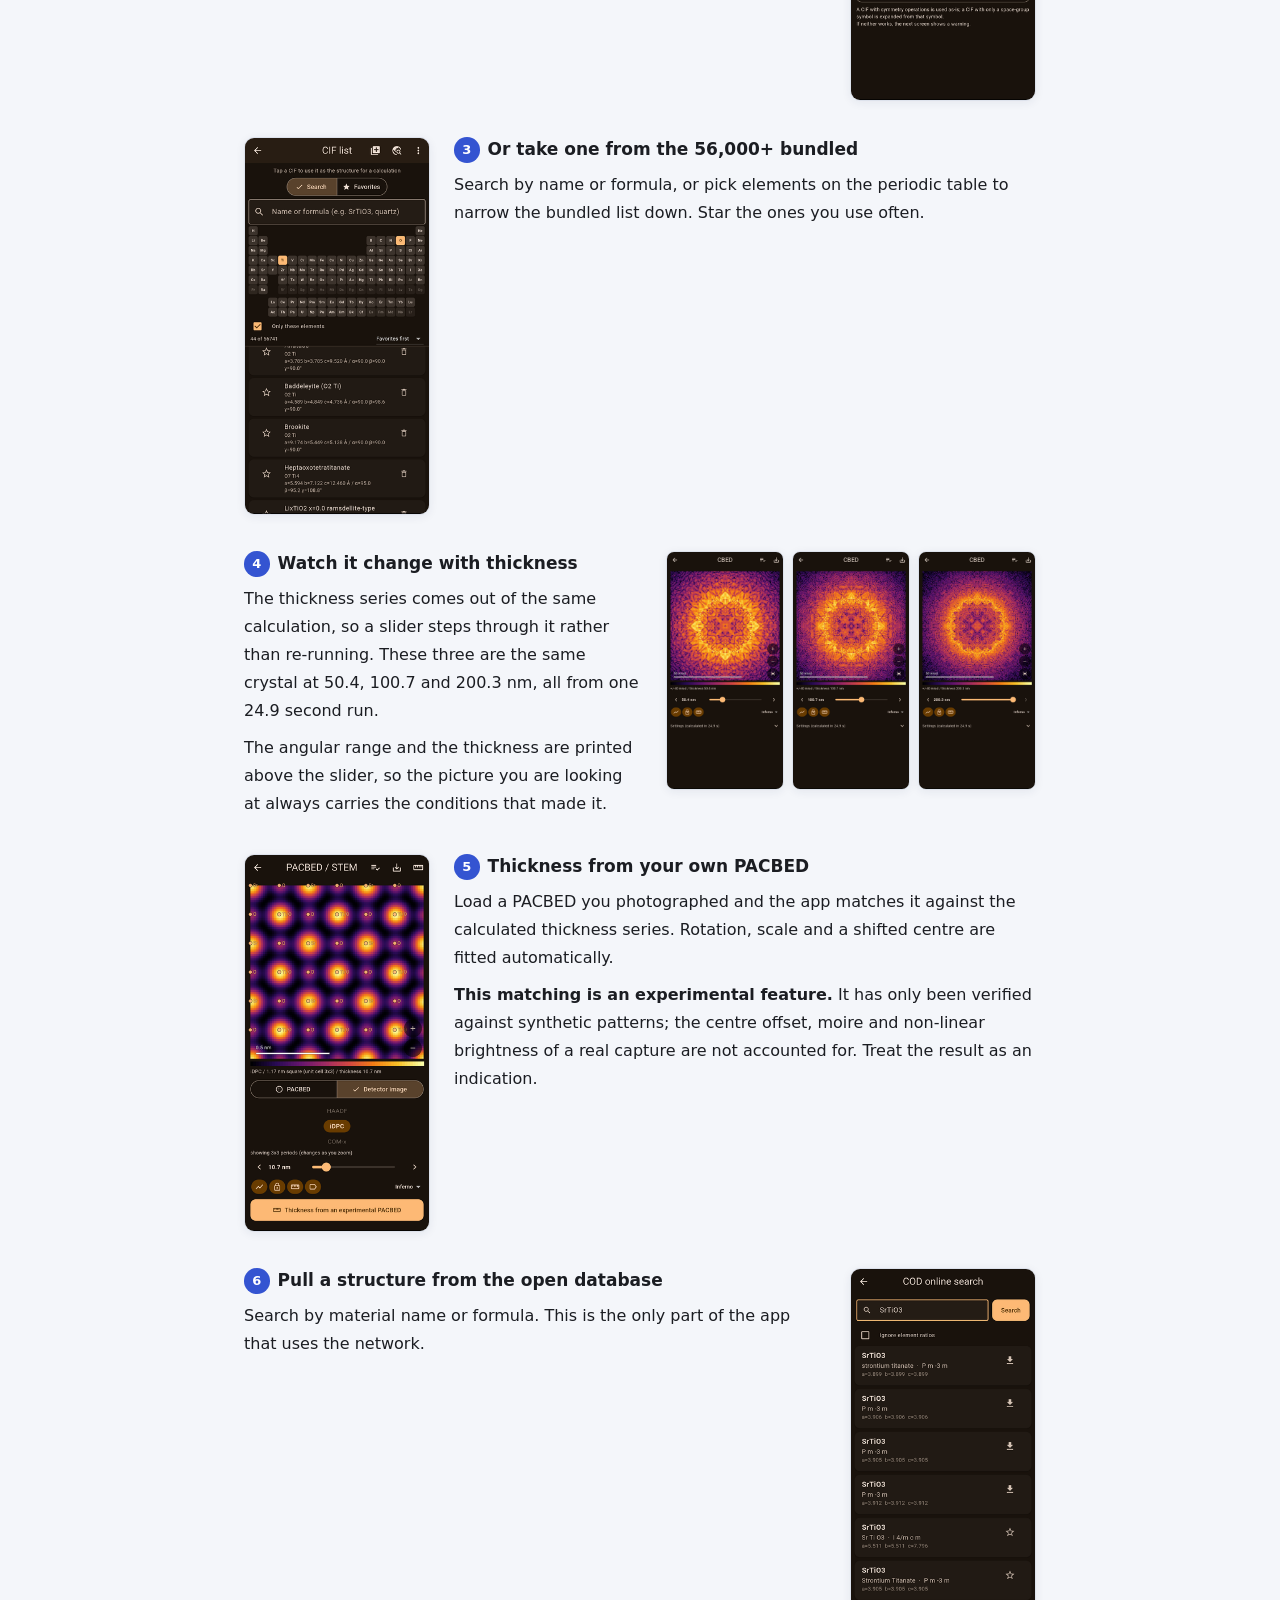
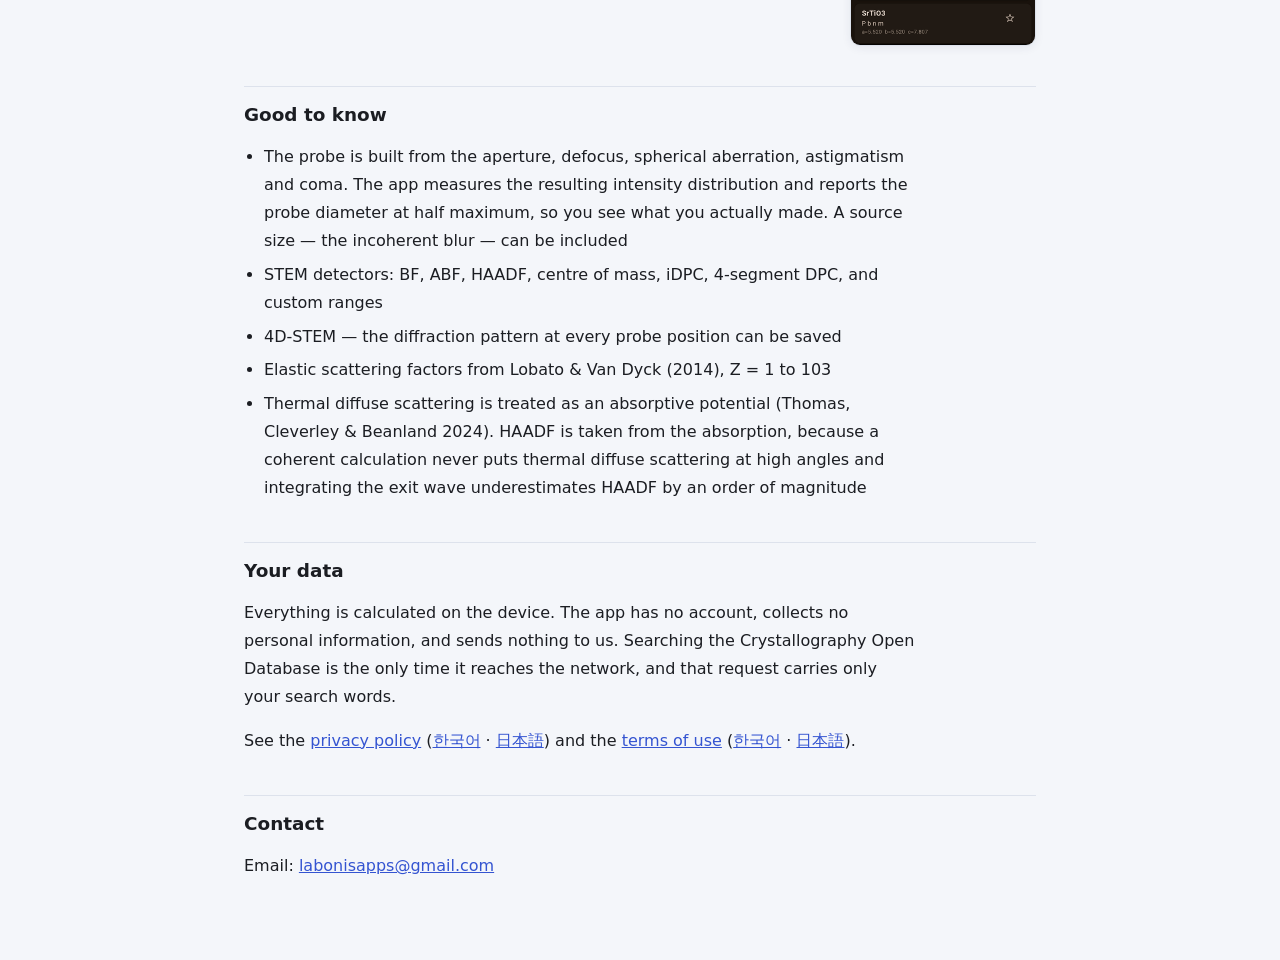
<file: apps/pacbedonis.html>
<!DOCTYPE html>
<html lang="en">
<head>
<meta charset="utf-8">
<meta name="viewport" content="width=device-width, initial-scale=1">
<title>Pacbedonis — multislice CBED, PACBED and STEM images on a phone</title>
<meta name="description" content="Calculates CBED, PACBED and STEM images of perfect crystals by the multislice method, and estimates specimen thickness from a PACBED you photographed.">
<link rel="stylesheet" href="../style.css?v=2">
</head>
<body>
<main>

<p class="site-nav"><a href="../index.html">Apps</a> &rsaquo; Pacbedonis</p>

<img class="hero" src="../assets/pacbedonis-hero.png" alt="Pacbedonis" width="1024" height="500">

<h1>Pacbedonis</h1>

<p>Pacbedonis calculates electron diffraction and scanning transmission electron microscope
images of perfect crystals by the multislice method. Run a calculation and change the
conditions in your hand, at the instrument or on the way there.</p>

<p>Solve the exit wave once and CBED, PACBED and the STEM image all come out of it. The
thickness series is recorded on the way through the same calculation, so it costs no extra
time.</p>

<p class="meta">Not on Google Play yet. This page describes the app as it stands;
the store link will appear here when it is published.</p>

<h2>Step by step</h2>

<div class="step">
  <img src="../assets/pacbedonis-1.png" alt="Pacbedonis title screen with the calculation queue and saved results" width="186" height="380">
  <div class="text">
    <h3><span class="n">1</span>One calculation, three outputs</h3>
    <p>Pick a structure and start a calculation. One probe gives CBED; scanning the unit cell and averaging gives PACBED; integrating a detector angular range at each position gives the STEM image.</p>
    <p>Calculations go through a queue, and what comes out is kept under saved results, so a long run does not have to be repeated to look at it again.</p>
  </div>
</div>

<div class="step alt">
  <img src="../assets/pacbedonis-2.png" alt="Choosing the crystal structure to calculate" width="186" height="380">
  <div class="text">
    <h3><span class="n">2</span>Choose the structure</h3>
    <p>Si, SrTiO<sub>3</sub>, GaAs and Au are there as samples, or open a CIF of your own. A CIF with symmetry operations is used as-is; one with only a space-group symbol is expanded from that symbol.</p>
    <p>What the app can handle is stated on the screen rather than buried: perfect crystals with unit-cell periodicity. Defects, interfaces and grain boundaries are out of scope.</p>
  </div>
</div>

<div class="step">
  <img src="../assets/pacbedonis-3.png" alt="Searching the bundled CIF list by element" width="186" height="380">
  <div class="text">
    <h3><span class="n">3</span>Or take one from the 56,000+ bundled</h3>
    <p>Search by name or formula, or pick elements on the periodic table to narrow the bundled list down. Star the ones you use often.</p>
  </div>
</div>

<div class="step alt">
  <div class="trio">
    <img src="../assets/pacbedonis-4.png" alt="CBED patterns calculated for 50, 100 and 200 nm (50 nm)" width="118" height="241">
    <img src="../assets/pacbedonis-5.png" alt="CBED patterns calculated for 50, 100 and 200 nm (100 nm)" width="118" height="241">
    <img src="../assets/pacbedonis-6.png" alt="CBED patterns calculated for 50, 100 and 200 nm (200 nm)" width="118" height="241">
  </div>
  <div class="text">
    <h3><span class="n">4</span>Watch it change with thickness</h3>
    <p>The thickness series comes out of the same calculation, so a slider steps through it rather than re-running. These three are the same crystal at 50.4, 100.7 and 200.3 nm, all from one 24.9 second run.</p>
    <p>The angular range and the thickness are printed above the slider, so the picture you are looking at always carries the conditions that made it.</p>
  </div>
</div>

<div class="step">
  <img src="../assets/pacbedonis-7.png" alt="PACBED and detector images, with thickness estimation" width="186" height="380">
  <div class="text">
    <h3><span class="n">5</span>Thickness from your own PACBED</h3>
    <p>Load a PACBED you photographed and the app matches it against the calculated thickness series. Rotation, scale and a shifted centre are fitted automatically.</p>
    <p><strong>This matching is an experimental feature.</strong> It has only been verified against synthetic patterns; the centre offset, moire and non-linear brightness of a real capture are not accounted for. Treat the result as an indication.</p>
  </div>
</div>

<div class="step alt">
  <img src="../assets/pacbedonis-8.png" alt="Searching the Crystallography Open Database" width="186" height="380">
  <div class="text">
    <h3><span class="n">6</span>Pull a structure from the open database</h3>
    <p>Search by material name or formula. This is the only part of the app that uses the network.</p>
  </div>
</div>

<h2>Good to know</h2>

<ul>
  <li>The probe is built from the aperture, defocus, spherical aberration, astigmatism and
      coma. The app measures the resulting intensity distribution and reports the probe
      diameter at half maximum, so you see what you actually made. A source size &mdash; the
      incoherent blur &mdash; can be included</li>
  <li>STEM detectors: BF, ABF, HAADF, centre of mass, iDPC, 4-segment DPC, and custom ranges</li>
  <li>4D-STEM &mdash; the diffraction pattern at every probe position can be saved</li>
  <li>Elastic scattering factors from Lobato &amp; Van Dyck (2014), Z = 1 to 103</li>
  <li>Thermal diffuse scattering is treated as an absorptive potential (Thomas, Cleverley
      &amp; Beanland 2024). HAADF is taken from the absorption, because a coherent calculation
      never puts thermal diffuse scattering at high angles and integrating the exit wave
      underestimates HAADF by an order of magnitude</li>
</ul>

<h2>Your data</h2>

<p>Everything is calculated on the device. The app has no account, collects no personal information, and sends nothing to us. Searching the Crystallography Open Database is the only time it reaches the network, and that request carries only your search words.</p>

<p>See the <a href="../privacy-en.html">privacy policy</a>
(<a href="../privacy-ko.html" hreflang="ko">한국어</a> &middot;
<a href="../privacy.html" hreflang="ja">日本語</a>) and the
<a href="../terms-en.html">terms of use</a>
(<a href="../terms-ko.html" hreflang="ko">한국어</a> &middot;
<a href="../terms.html" hreflang="ja">日本語</a>).</p>

<h2>Contact</h2>

<p>Email: <a href="mailto:labonisapps@gmail.com">labonisapps@gmail.com</a></p>

</main>
</body>
</html>
</file>
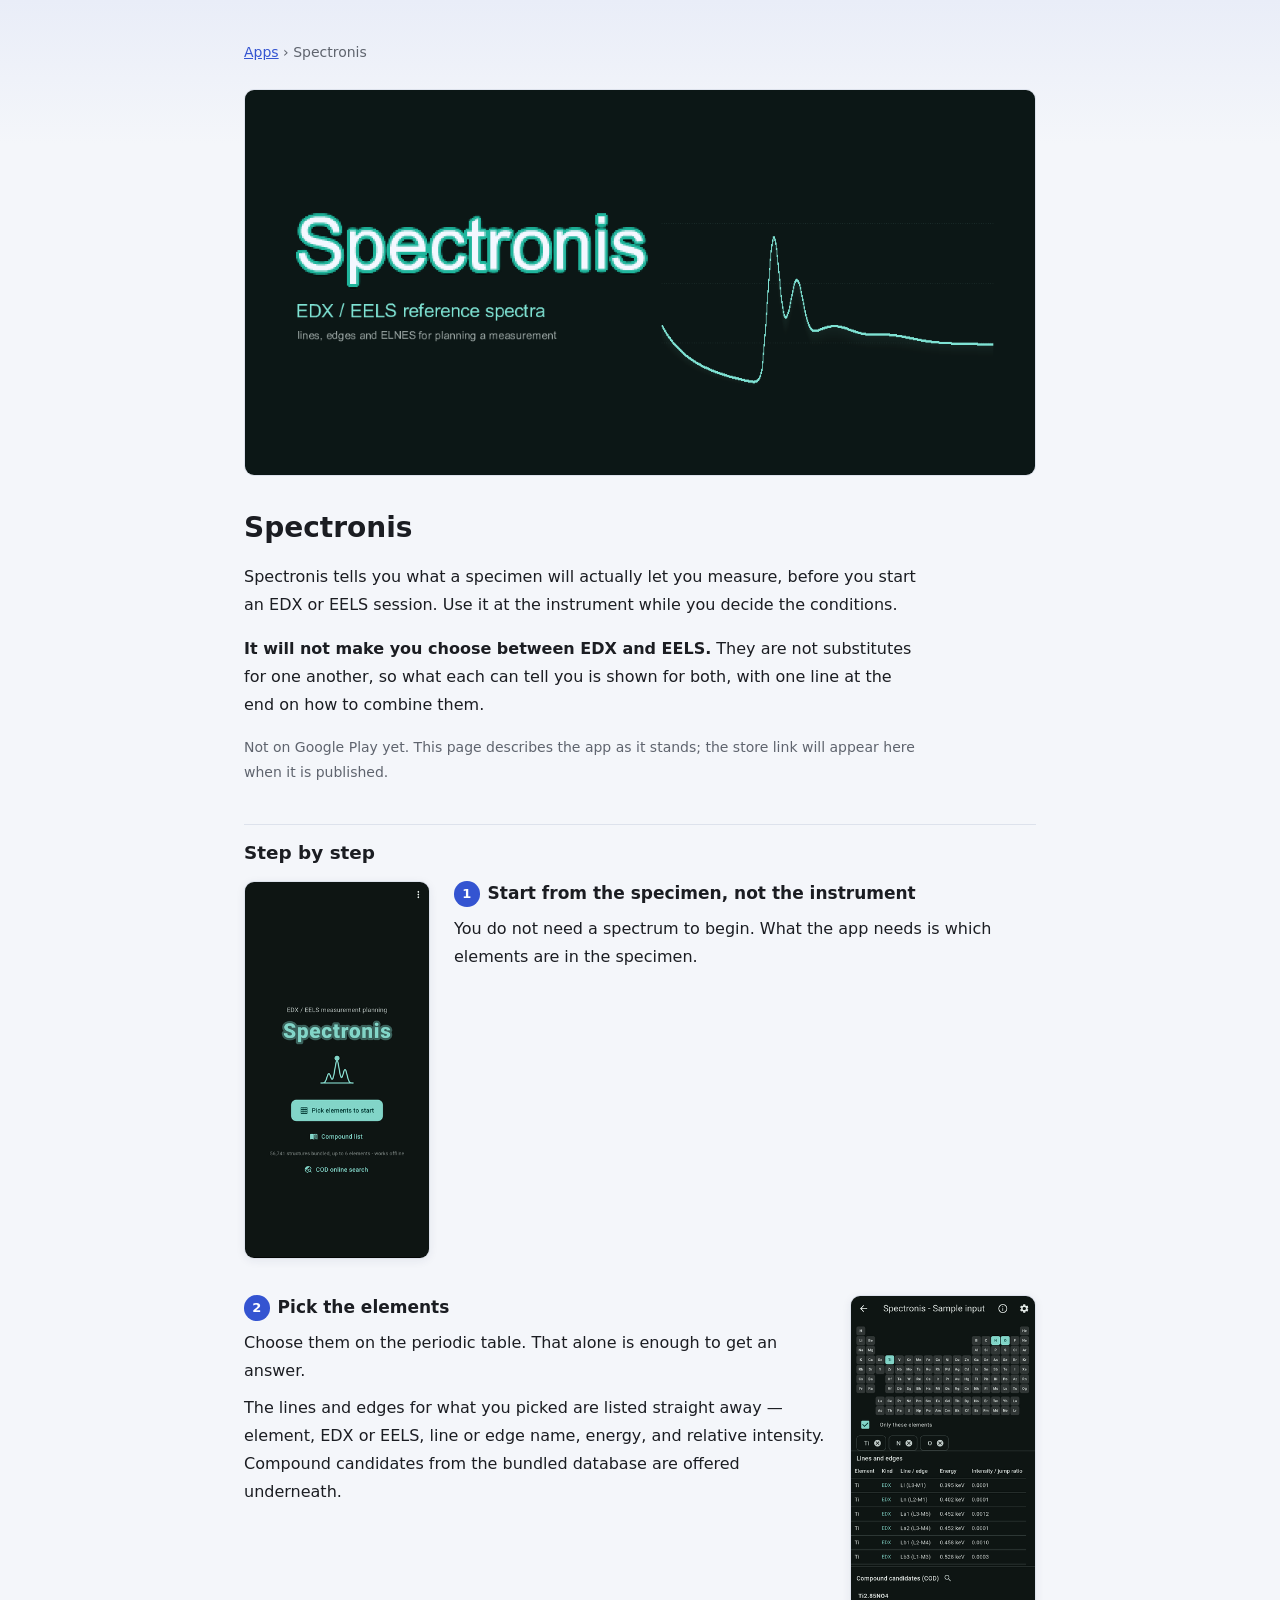
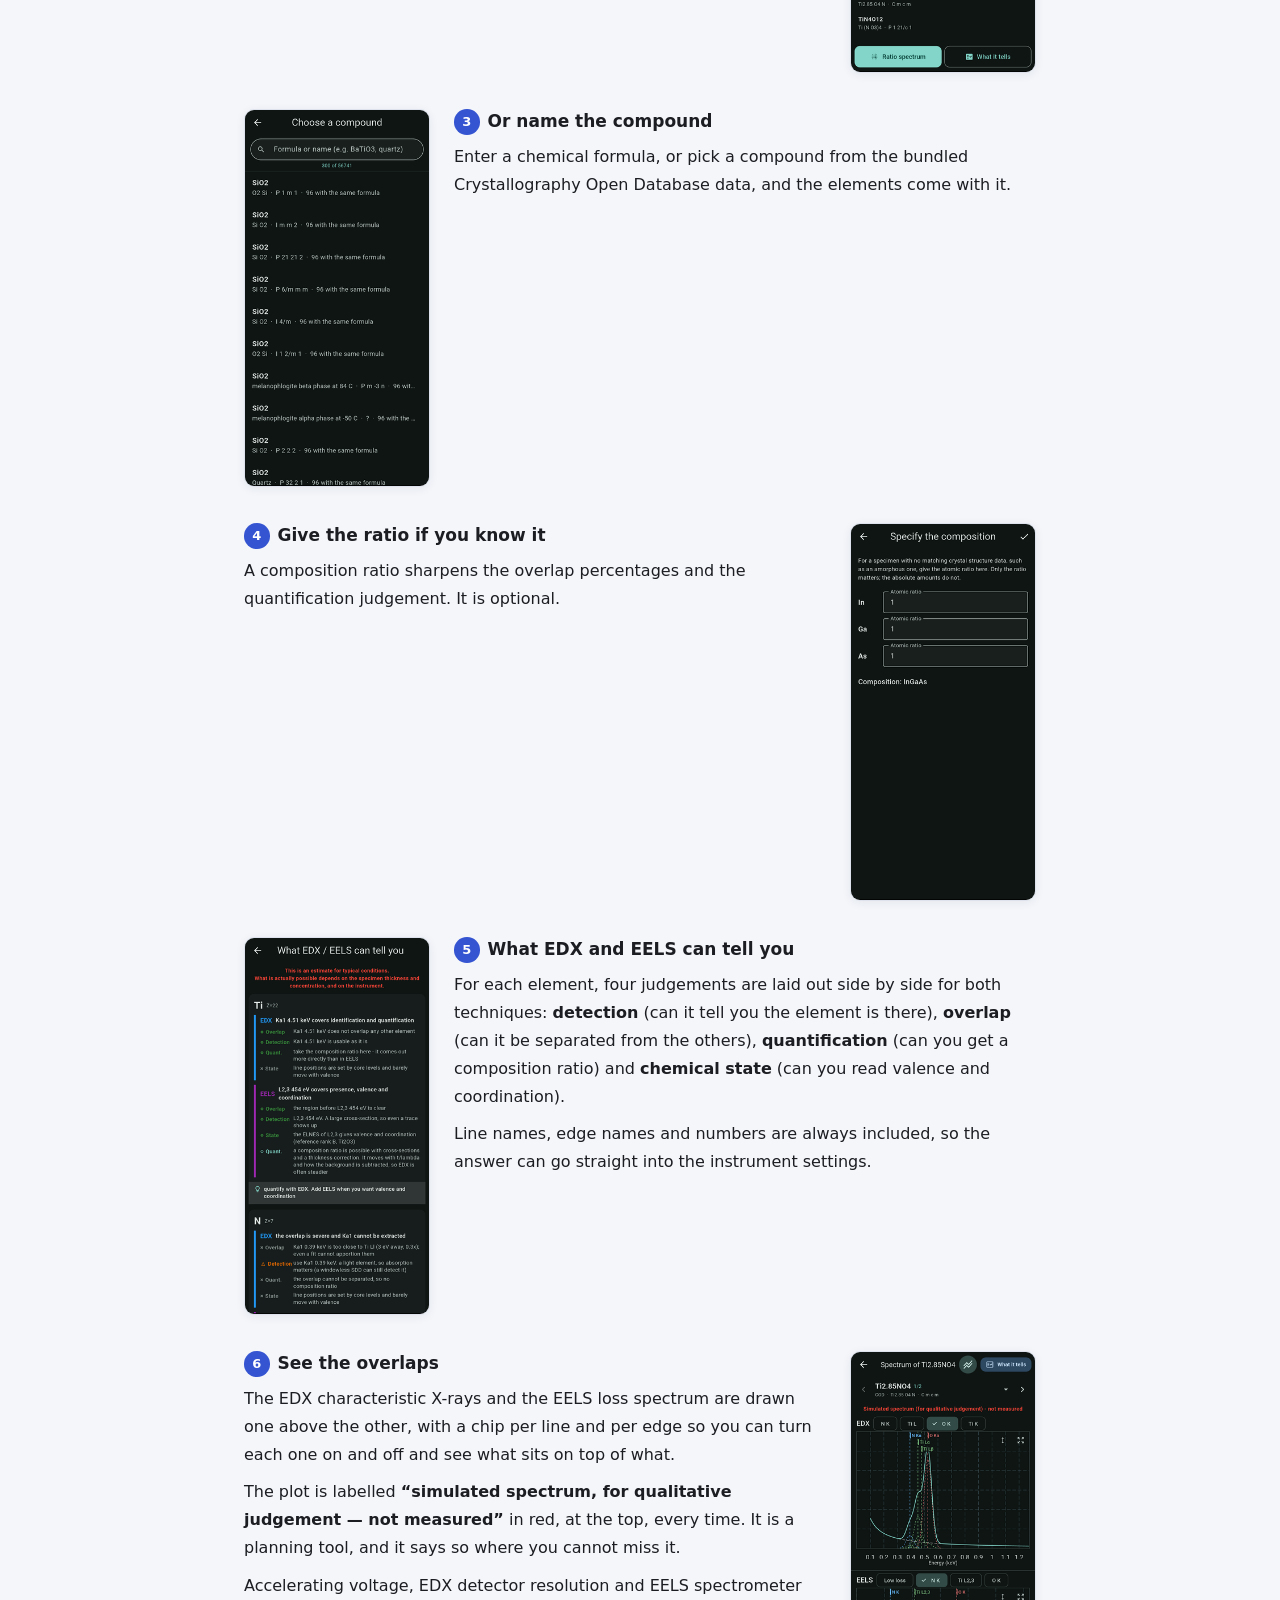
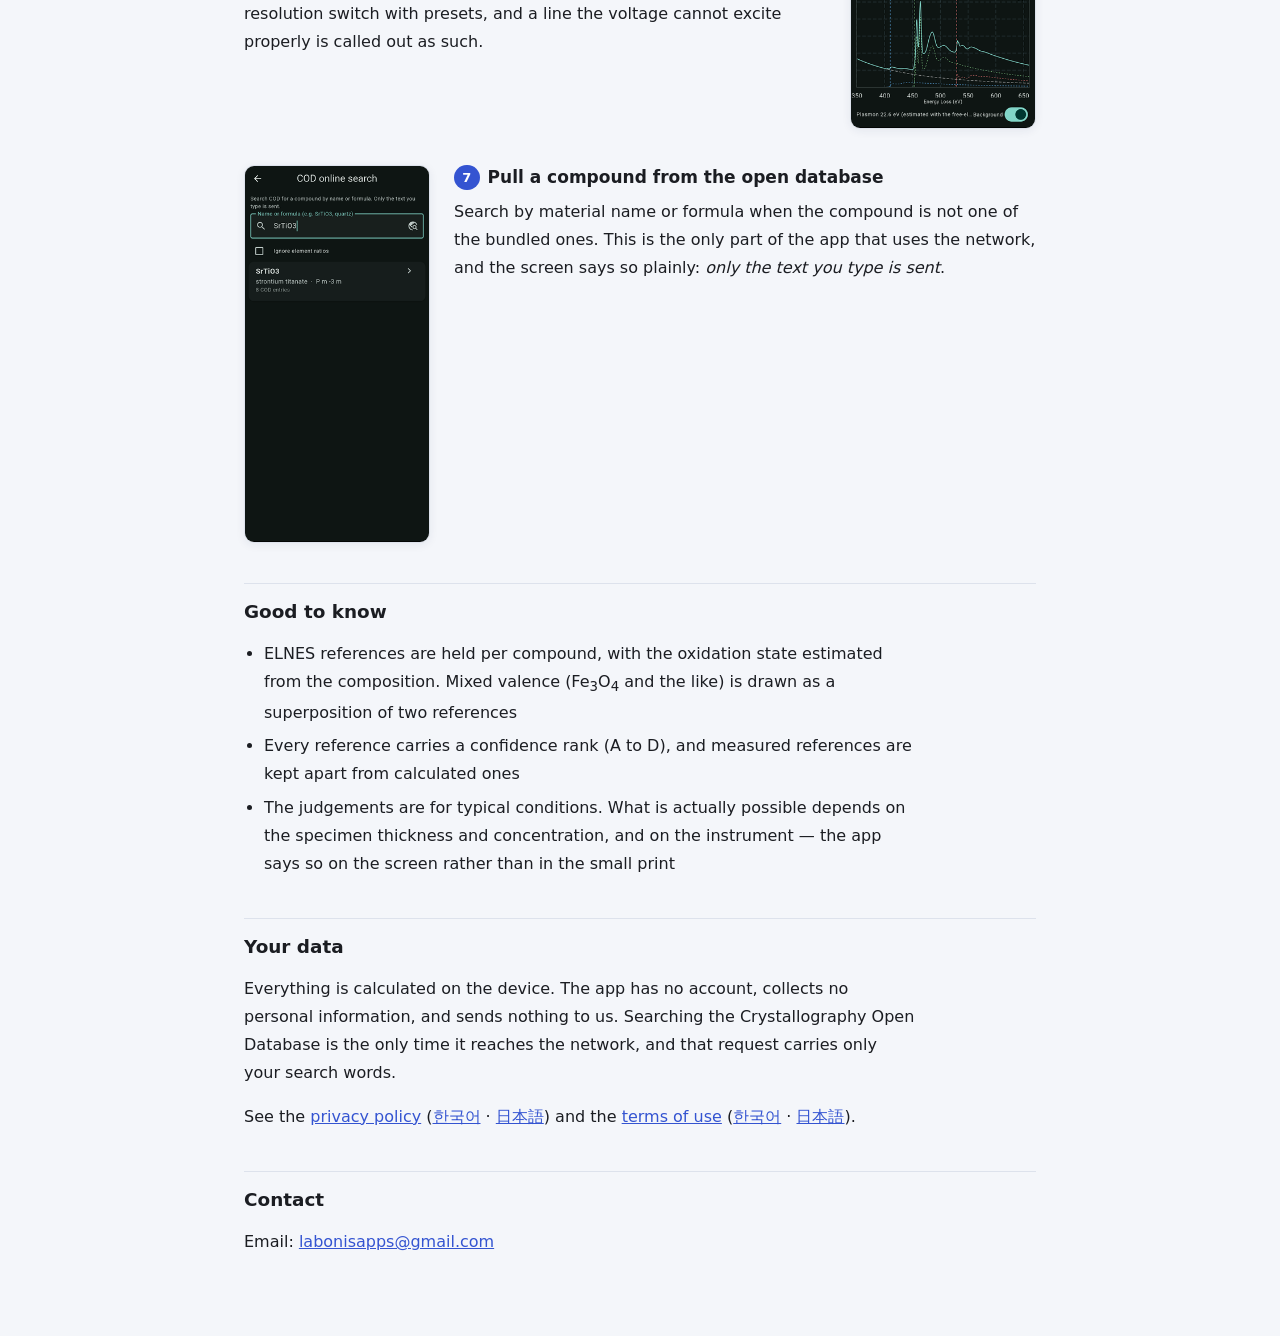
<file: apps/spectronis.html>
<!DOCTYPE html>
<html lang="en">
<head>
<meta charset="utf-8">
<meta name="viewport" content="width=device-width, initial-scale=1">
<title>Spectronis — decide between EDX and EELS before you start</title>
<meta name="description" content="Pick the elements in your specimen and see the EDX lines and EELS edges together, which ones overlap, and what each technique can actually tell you.">
<link rel="stylesheet" href="../style.css?v=2">
</head>
<body>
<main>

<p class="site-nav"><a href="../index.html">Apps</a> &rsaquo; Spectronis</p>

<img class="hero" src="../assets/spectronis-hero.png" alt="Spectronis" width="1024" height="500">

<h1>Spectronis</h1>

<p>Spectronis tells you what a specimen will actually let you measure, before you start an
EDX or EELS session. Use it at the instrument while you decide the conditions.</p>

<p><strong>It will not make you choose between EDX and EELS.</strong> They are not
substitutes for one another, so what each can tell you is shown for both, with one line at
the end on how to combine them.</p>

<p class="meta">Not on Google Play yet. This page describes the app as it stands;
the store link will appear here when it is published.</p>

<h2>Step by step</h2>

<div class="step">
  <img src="../assets/spectronis-1.png" alt="Spectronis title screen" width="186" height="380">
  <div class="text">
    <h3><span class="n">1</span>Start from the specimen, not the instrument</h3>
    <p>You do not need a spectrum to begin. What the app needs is which elements are in the specimen.</p>
  </div>
</div>

<div class="step alt">
  <img src="../assets/spectronis-2.png" alt="Picking elements, with the resulting lines and edges listed" width="186" height="380">
  <div class="text">
    <h3><span class="n">2</span>Pick the elements</h3>
    <p>Choose them on the periodic table. That alone is enough to get an answer.</p>
    <p>The lines and edges for what you picked are listed straight away &mdash; element, EDX or EELS, line or edge name, energy, and relative intensity. Compound candidates from the bundled database are offered underneath.</p>
  </div>
</div>

<div class="step">
  <img src="../assets/spectronis-3.png" alt="Choosing a compound from the bundled database" width="186" height="380">
  <div class="text">
    <h3><span class="n">3</span>Or name the compound</h3>
    <p>Enter a chemical formula, or pick a compound from the bundled Crystallography Open Database data, and the elements come with it.</p>
  </div>
</div>

<div class="step alt">
  <img src="../assets/spectronis-4.png" alt="Entering the composition ratio" width="186" height="380">
  <div class="text">
    <h3><span class="n">4</span>Give the ratio if you know it</h3>
    <p>A composition ratio sharpens the overlap percentages and the quantification judgement. It is optional.</p>
  </div>
</div>

<div class="step">
  <img src="../assets/spectronis-5.png" alt="Per-element judgements for EDX and EELS side by side" width="186" height="380">
  <div class="text">
    <h3><span class="n">5</span>What EDX and EELS can tell you</h3>
    <p>For each element, four judgements are laid out side by side for both techniques: <strong>detection</strong> (can it tell you the element is there), <strong>overlap</strong> (can it be separated from the others), <strong>quantification</strong> (can you get a composition ratio) and <strong>chemical state</strong> (can you read valence and coordination).</p>
    <p>Line names, edge names and numbers are always included, so the answer can go straight into the instrument settings.</p>
  </div>
</div>

<div class="step alt">
  <img src="../assets/spectronis-6.png" alt="EDX lines and EELS edges drawn together in one spectrum" width="186" height="380">
  <div class="text">
    <h3><span class="n">6</span>See the overlaps</h3>
    <p>The EDX characteristic X-rays and the EELS loss spectrum are drawn one above the other, with a chip per line and per edge so you can turn each one on and off and see what sits on top of what.</p>
    <p>The plot is labelled <strong>&ldquo;simulated spectrum, for qualitative judgement &mdash; not measured&rdquo;</strong> in red, at the top, every time. It is a planning tool, and it says so where you cannot miss it.</p>
    <p>Accelerating voltage, EDX detector resolution and EELS spectrometer resolution switch with presets, and a line the voltage cannot excite properly is called out as such.</p>
  </div>
</div>

<div class="step">
  <img src="../assets/spectronis-7.png" alt="Searching the Crystallography Open Database" width="186" height="380">
  <div class="text">
    <h3><span class="n">7</span>Pull a compound from the open database</h3>
    <p>Search by material name or formula when the compound is not one of the bundled ones. This is the only part of the app that uses the network, and the screen says so plainly: <em>only the text you type is sent</em>.</p>
  </div>
</div>

<h2>Good to know</h2>

<ul>
  <li>ELNES references are held per compound, with the oxidation state estimated from the
      composition. Mixed valence (Fe<sub>3</sub>O<sub>4</sub> and the like) is drawn as a
      superposition of two references</li>
  <li>Every reference carries a confidence rank (A to D), and measured references are kept
      apart from calculated ones</li>
  <li>The judgements are for typical conditions. What is actually possible depends on the
      specimen thickness and concentration, and on the instrument &mdash; the app says so on
      the screen rather than in the small print</li>
</ul>

<h2>Your data</h2>

<p>Everything is calculated on the device. The app has no account, collects no personal information, and sends nothing to us. Searching the Crystallography Open Database is the only time it reaches the network, and that request carries only your search words.</p>

<p>See the <a href="../privacy-en.html">privacy policy</a>
(<a href="../privacy-ko.html" hreflang="ko">한국어</a> &middot;
<a href="../privacy.html" hreflang="ja">日本語</a>) and the
<a href="../terms-en.html">terms of use</a>
(<a href="../terms-ko.html" hreflang="ko">한국어</a> &middot;
<a href="../terms.html" hreflang="ja">日本語</a>).</p>

<h2>Contact</h2>

<p>Email: <a href="mailto:labonisapps@gmail.com">labonisapps@gmail.com</a></p>

</main>
</body>
</html>
</file>
<file: style.css>
/* Geekonis サイト共通スタイル。
   ビルド工程を持たない素のCSS1枚。GitHub Pages に置くだけで動く状態を保つ。 */

:root {
  /* 明るい配色で固定する。2026-11-02にユーザー指示「全体的に少しバックグラウンド
     とか明るく、明るい雰囲気にしたい」。以前は prefers-color-scheme で暗い配色にも
     切り替えていたが、OSを暗くしている人には常に暗く見えていた。製品を見せる場所
     なので明るい側に揃える。暗い配色に戻すときはこのブロックを分ければよい。 */
  color-scheme: light;
  --fg: #1b1d22;
  --fg-dim: #5f646e;
  /* 2026-11-02、真っ白+淡い青の敷きは「明るすぎて目がくらくらする」と指摘された。
     地をわずかに灰青へ落とし、カード側を白にして段差で見せる。直射の白面を
     減らすのが目的なので、地を白に戻さないこと。 */
  --bg: #f4f6fa;
  --surface: #ffffff;
  --line: #dde2ec;
  --accent: #3454d1; /* Indexonis のシード色。シリーズ共通のアクセントとして使う */
  --accent-soft: #e9edf8;
}

* { box-sizing: border-box; }

body {
  margin: 0;
  background: var(--bg);
  /* 上端だけごく薄く。前は22remまで色を引いていて面積が広すぎた */
  background-image: linear-gradient(180deg, var(--accent-soft) 0, var(--bg) 9rem);
  background-repeat: no-repeat;
  color: var(--fg);
  font-family: system-ui, -apple-system, "Segoe UI", "Hiragino Sans",
               "Noto Sans JP", "Apple SD Gothic Neo", "Malgun Gothic",
               "Noto Sans KR", sans-serif;
  line-height: 1.75;
  font-size: 16px;
}

/* PCでは横をもう少し使う(2026-11-02の指摘)。ただし本文まで広げると1行が
   長くなって読みにくいので、段落・箇条書きだけ幅を抑える。見出し・表・
   手順ブロックは広い側を使う。 */
main {
  max-width: 52rem;
  margin: 0 auto;
  padding: 2.5rem 1.25rem 4rem;
}

main > p, main > ul, main > ol { max-width: 42rem; }

h1 {
  font-size: 1.75rem;
  line-height: 1.35;
  margin: 0 0 1rem;
}

h2 {
  font-size: 1.15rem;
  margin: 2.5rem 0 0.75rem;
  padding-top: 0.75rem;
  border-top: 1px solid var(--line);
}

p, ul, table { margin: 0 0 1rem; }

ul, ol { padding-left: 1.25rem; }

ol { margin: 0 0 1rem; }

li { margin-bottom: 0.35rem; }

a { color: var(--accent); }

.lang {
  text-align: right;
  font-size: 0.875rem;
  margin-bottom: 1.5rem;
}

.meta, .foot {
  color: var(--fg-dim);
  font-size: 0.875rem;
}

.todo {
  background: var(--surface);
  border-left: 3px solid var(--accent);
  padding: 0.75rem 1rem;
  border-radius: 0 6px 6px 0;
}

table {
  width: 100%;
  border-collapse: collapse;
  font-size: 0.9375rem;
}

th, td {
  border: 1px solid var(--line);
  padding: 0.5rem 0.75rem;
  text-align: left;
  vertical-align: top;
}

th { background: var(--surface); font-weight: 600; }

tbody tr:nth-child(odd) td { background: #fafbfe; }

hr { border: 0; border-top: 1px solid var(--line); margin: 2.5rem 0 1.25rem; }

.apps { list-style: none; padding: 0; }

.apps li {
  border: 1px solid var(--line);
  border-radius: 10px;
  padding: 0.875rem 1.125rem;
  margin-bottom: 0.75rem;
  background: var(--surface);
}

.apps strong { display: block; font-size: 1.0625rem; }

.apps span { color: var(--fg-dim); font-size: 0.9375rem; }

/* ---- 製品ポータル（2026-11-02 追加） --------------------------------------
   法務ページ（privacy*.html / terms*.html / scoresnap-*.html）は**根元のまま
   動かさない**。URLがPlay Consoleとアプリの「情報」画面に直書きされており、
   配布済みのビルドからのリンクが切れるため。新しいページは /apps/ 以下に足す。 */

/* トップの名前まわり。2026-11-02にユーザー指示「Geekonisのところがもう少し
   目立つといい」。字を大きくし、シリーズのアクセント色を当てる。
   製品ページのh1は従来のままにする。
   下の横棒は、最初3.25remの短い棒にしたら「中途半端」と言われた。幅を文字に
   合わせると意図が出る。そのためh1をinline-blockにして幅を文字幅に縮め、
   棒を100%にしている(ブロックのままだと段組みの幅いっぱいに伸びる)。 */
.brand { margin-bottom: 2.25rem; }

.brand h1 {
  display: inline-block; /* 幅を文字幅に縮める。下の棒を文字に合わせるため */
  font-size: clamp(2.25rem, 8vw, 3.25rem);
  line-height: 1.1;
  letter-spacing: -0.02em;
  color: var(--accent);
  margin: 0 0 0.875rem;
}

.brand h1::after {
  content: "";
  display: block;
  width: 100%;
  height: 5px;
  border-radius: 3px;
  background: var(--accent);
  margin-top: 0.6rem;
  opacity: 0.45;
}

.brand .lead {
  font-size: 1.0625rem;
  max-width: 38rem;
  margin-bottom: 0.875rem;
}

.site-nav {
  font-size: 0.875rem;
  margin-bottom: 1.5rem;
  color: var(--fg-dim);
}

/* アプリ一覧をアイコン付きのカードにする */
.apps li { display: flex; gap: 0.875rem; align-items: flex-start; }

.apps img {
  width: 48px;
  height: 48px;
  border-radius: 11px;
  flex: none;
}

.apps .body { min-width: 0; }

.apps .state {
  display: inline-block;
  font-size: 0.75rem;
  color: var(--fg-dim);
  border: 1px solid var(--line);
  border-radius: 999px;
  padding: 0 0.5rem;
  margin-left: 0.4rem;
  vertical-align: 0.1em;
}

.hero {
  width: 100%;
  height: auto;
  border-radius: 10px;
  border: 1px solid var(--line);
  margin-bottom: 1.5rem;
}

/* 手順の説明。画面1枚ごとに何をするかを添える。
   2026-11-02にユーザー指示「スクリーンショットを固定して個別にステップの説明を
   するようにしてGoogle Playよりも丁寧な感じに」。横スクロールの並びだと
   ストアと同じで、どの画面で何をするのかが伝わらなかった。 */
.step {
  display: flex;
  gap: 1.5rem;
  align-items: flex-start;
  margin: 0 0 2.25rem;
}

.step img {
  width: 186px;
  height: auto;
  flex: none;
  border-radius: 10px;
  border: 1px solid var(--line);
  box-shadow: 0 2px 10px rgba(30, 40, 80, 0.07);
}

.step .text { min-width: 0; }

/* 左右交互に置く。どちらに画像があるかで区切りが付き、縦に長い並びでも
   どこを読んでいるか見失いにくい(2026-11-02にユーザー提案)。
   兄弟にh2やpが混ざるのでnth-childでは狙えない。HTML側でaltを付ける。 */
.step.alt { flex-direction: row-reverse; }

/* 1つの手順で3枚並べたいとき(Pacbedonisの厚みシリーズ)。flexの子として扱う */
.trio { display: flex; gap: 0.5rem; flex: none; }

/* `.step img` と詳細度が並ぶと、後に書いたほうが勝ってしまう。
   3枚並べの画像は必ずこちらを使わせたいので `.step .trio img` で一段上げる
   (2026-11-02、モバイルで3枚が62%ずつになり186%幅で横にはみ出した)。 */
.step .trio img {
  width: 118px;
  height: auto;
  border-radius: 8px;
  border: 1px solid var(--line);
  box-shadow: 0 2px 10px rgba(30, 40, 80, 0.07);
}

/* 狭い画面では3枚で画面幅を分け合う。29vw固定にしていたら、3枚ぶんと隙間の
   合計が本文幅を超えて右がはみ出していた(2026-11-02に実機で指摘)。
   割り算で出せば器の幅を超えない。 */
@media (max-width: 40rem) {
  .trio { align-self: center; width: 100%; }
  .step .trio img { width: calc((100% - 1rem) / 3); max-width: none; }
}

.step h3 {
  font-size: 1.0625rem;
  margin: 0 0 0.5rem;
  line-height: 1.4;
}

.step .n {
  display: inline-flex;
  align-items: center;
  justify-content: center;
  width: 1.6rem;
  height: 1.6rem;
  margin-right: 0.5rem;
  border-radius: 50%;
  background: var(--accent);
  color: #fff;
  font-size: 0.8125rem;
  font-weight: 700;
  vertical-align: 0.1em;
}

.step p { margin-bottom: 0.6rem; }

.step p:last-child { margin-bottom: 0; }

/* 狭い画面では画像を上に積む。
   `.step.alt { flex-direction: row-reverse }` は詳細度(2,0)で、ここの
   `.step`(1,0)より強い。メディアクエリは詳細度を上げないので、altを明示
   しないと偶数番の手順だけ横並びのまま残る(2026-11-02に実機で発覚。
   厚みシリーズが横に並び、文字が細い柱になっていた)。 */
@media (max-width: 40rem) {
  .step,
  .step.alt { flex-direction: column; gap: 0.875rem; }
  .step img { width: 62%; max-width: 220px; align-self: center; }
}

.buy {
  display: inline-block;
  background: var(--accent);
  color: var(--bg);
  text-decoration: none;
  font-weight: 600;
  border-radius: 8px;
  padding: 0.6rem 1.25rem;
  margin: 0 0.5rem 0.5rem 0;
}

.buy.secondary {
  background: transparent;
  color: var(--accent);
  border: 1px solid var(--accent);
}

.plans th:first-child { width: 40%; }
</file>
